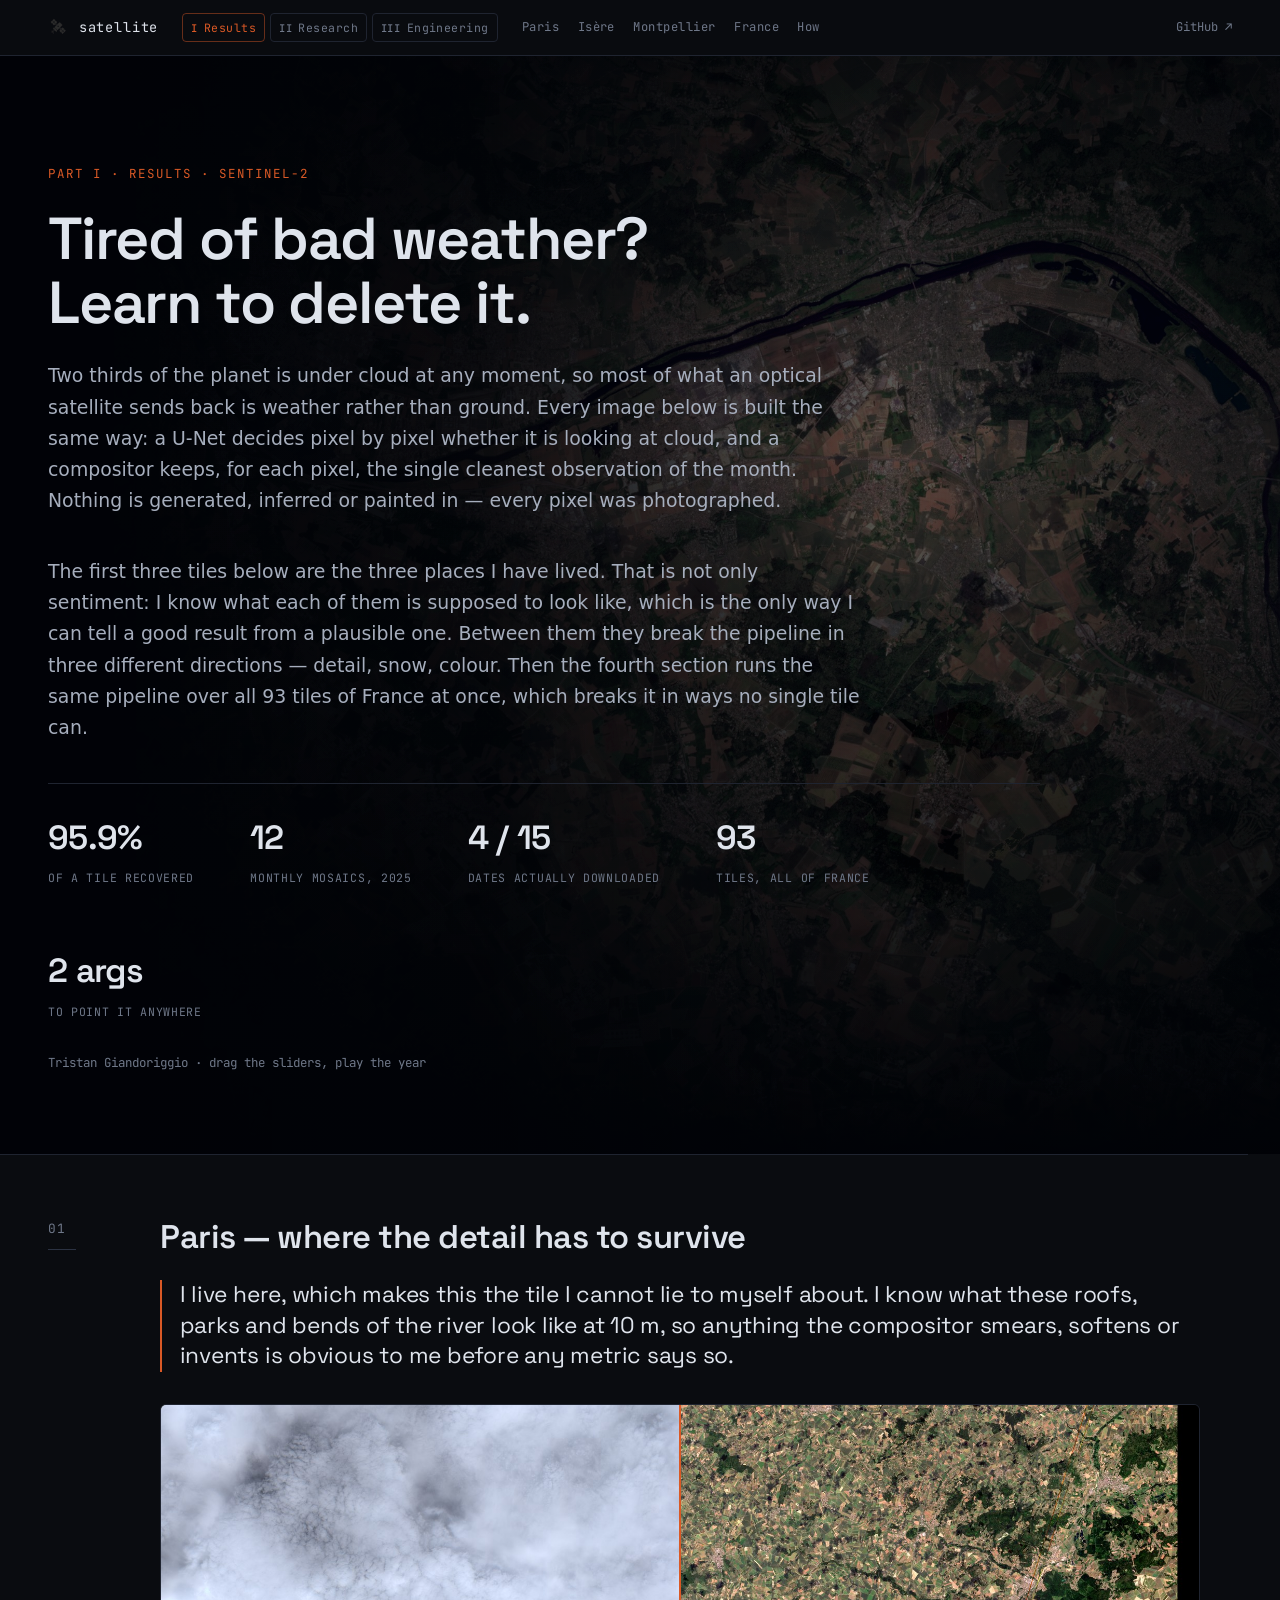
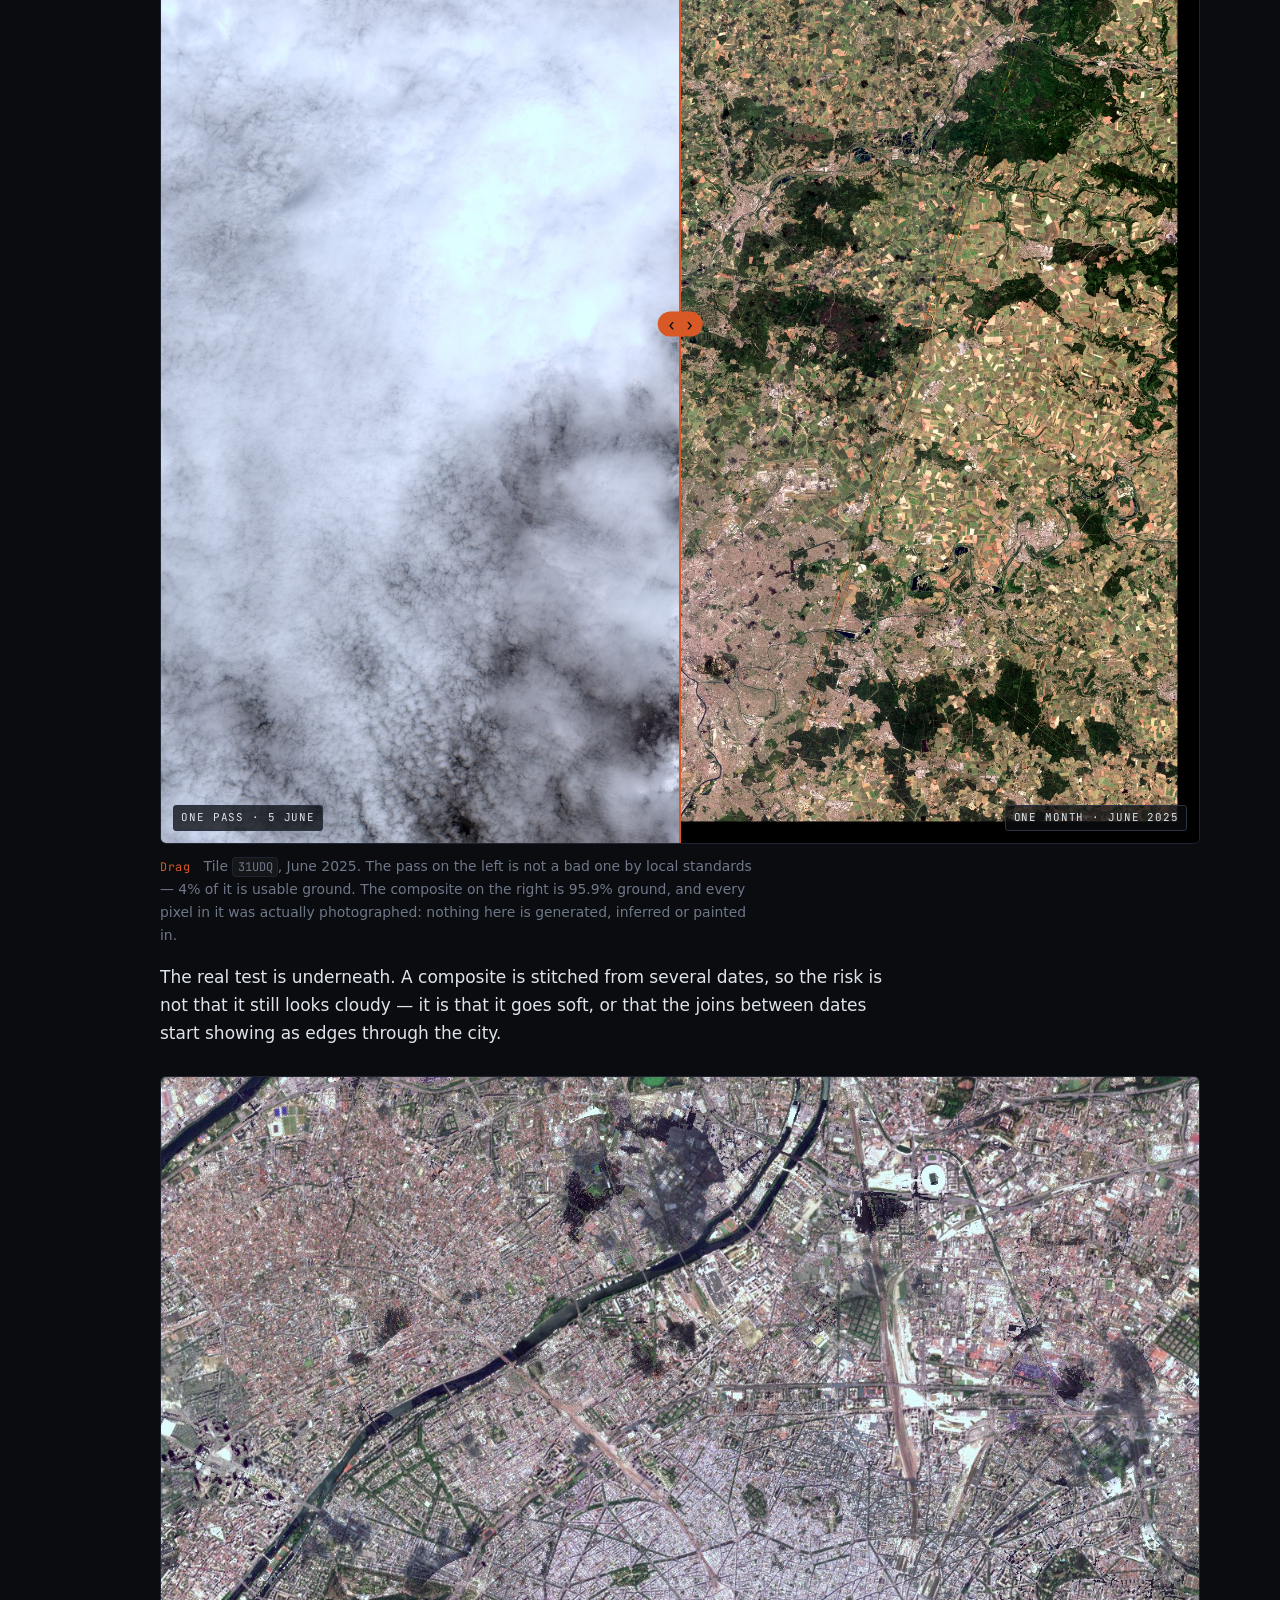
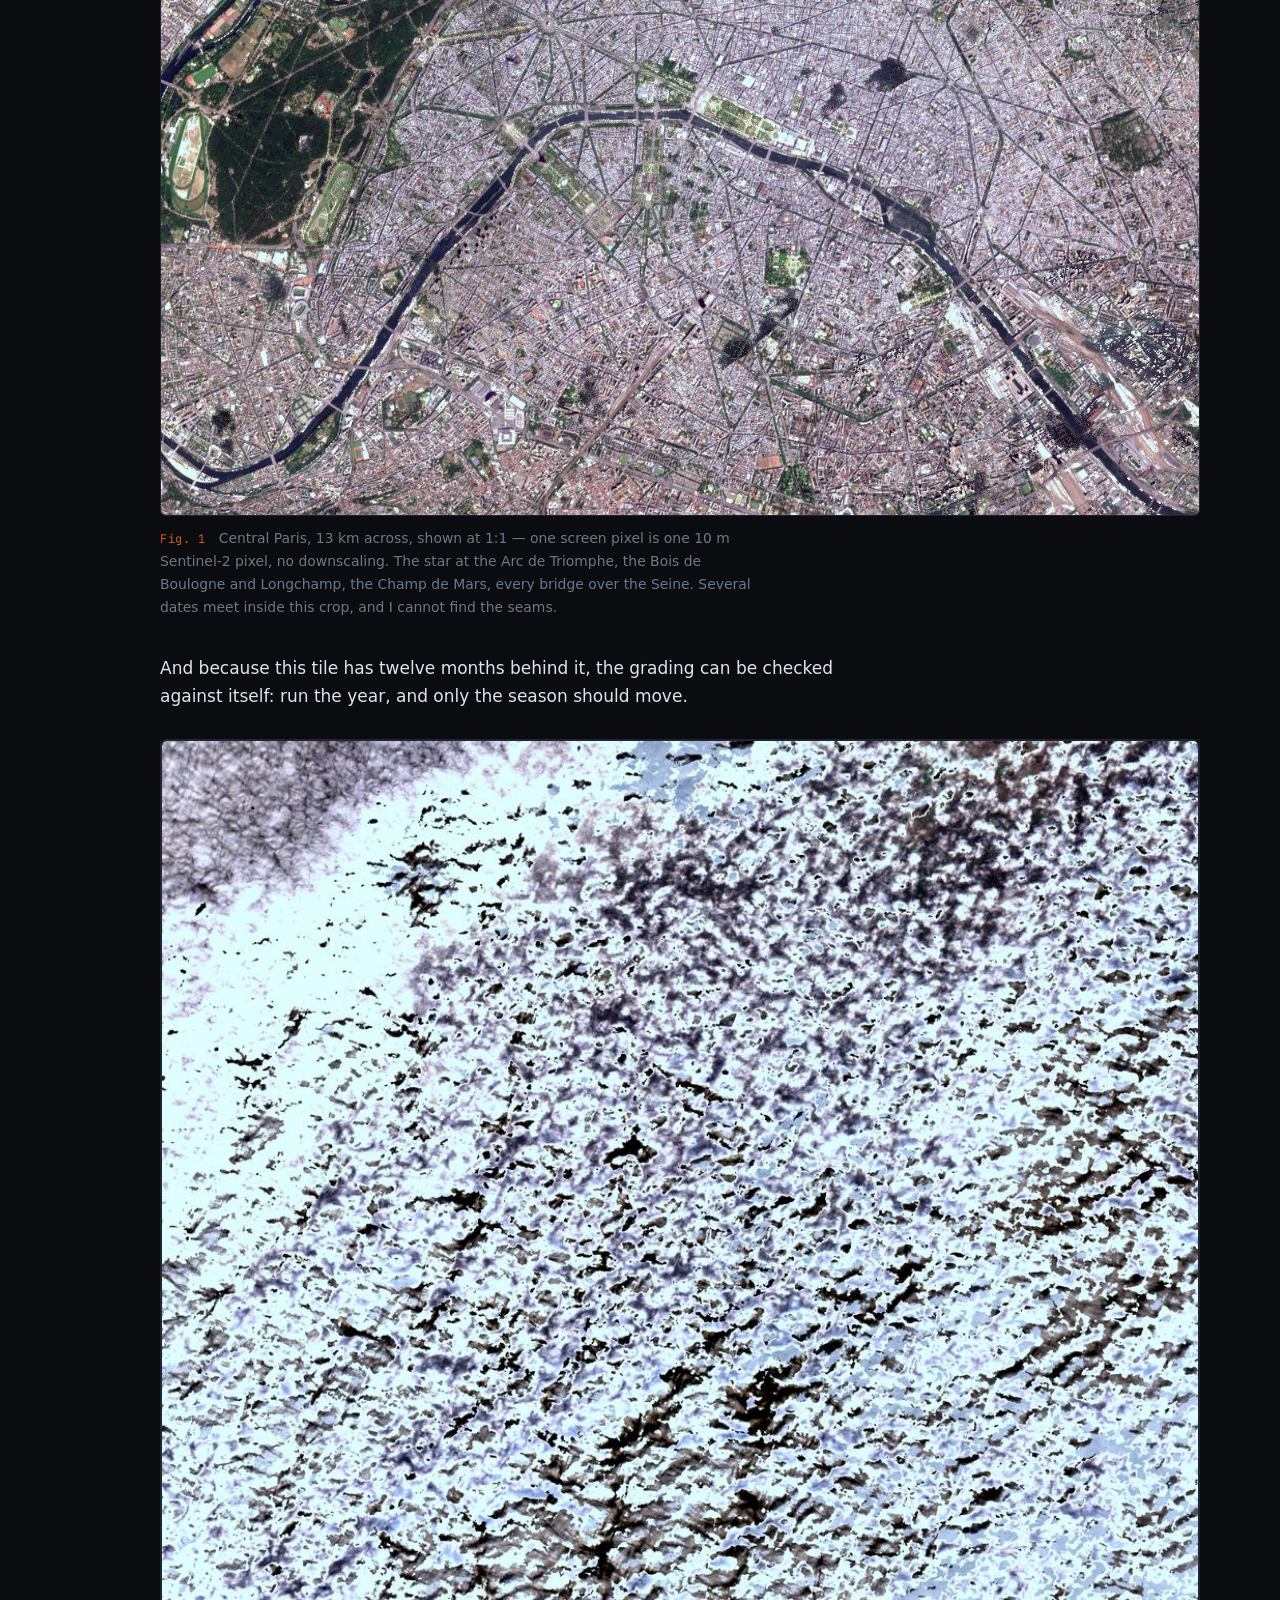
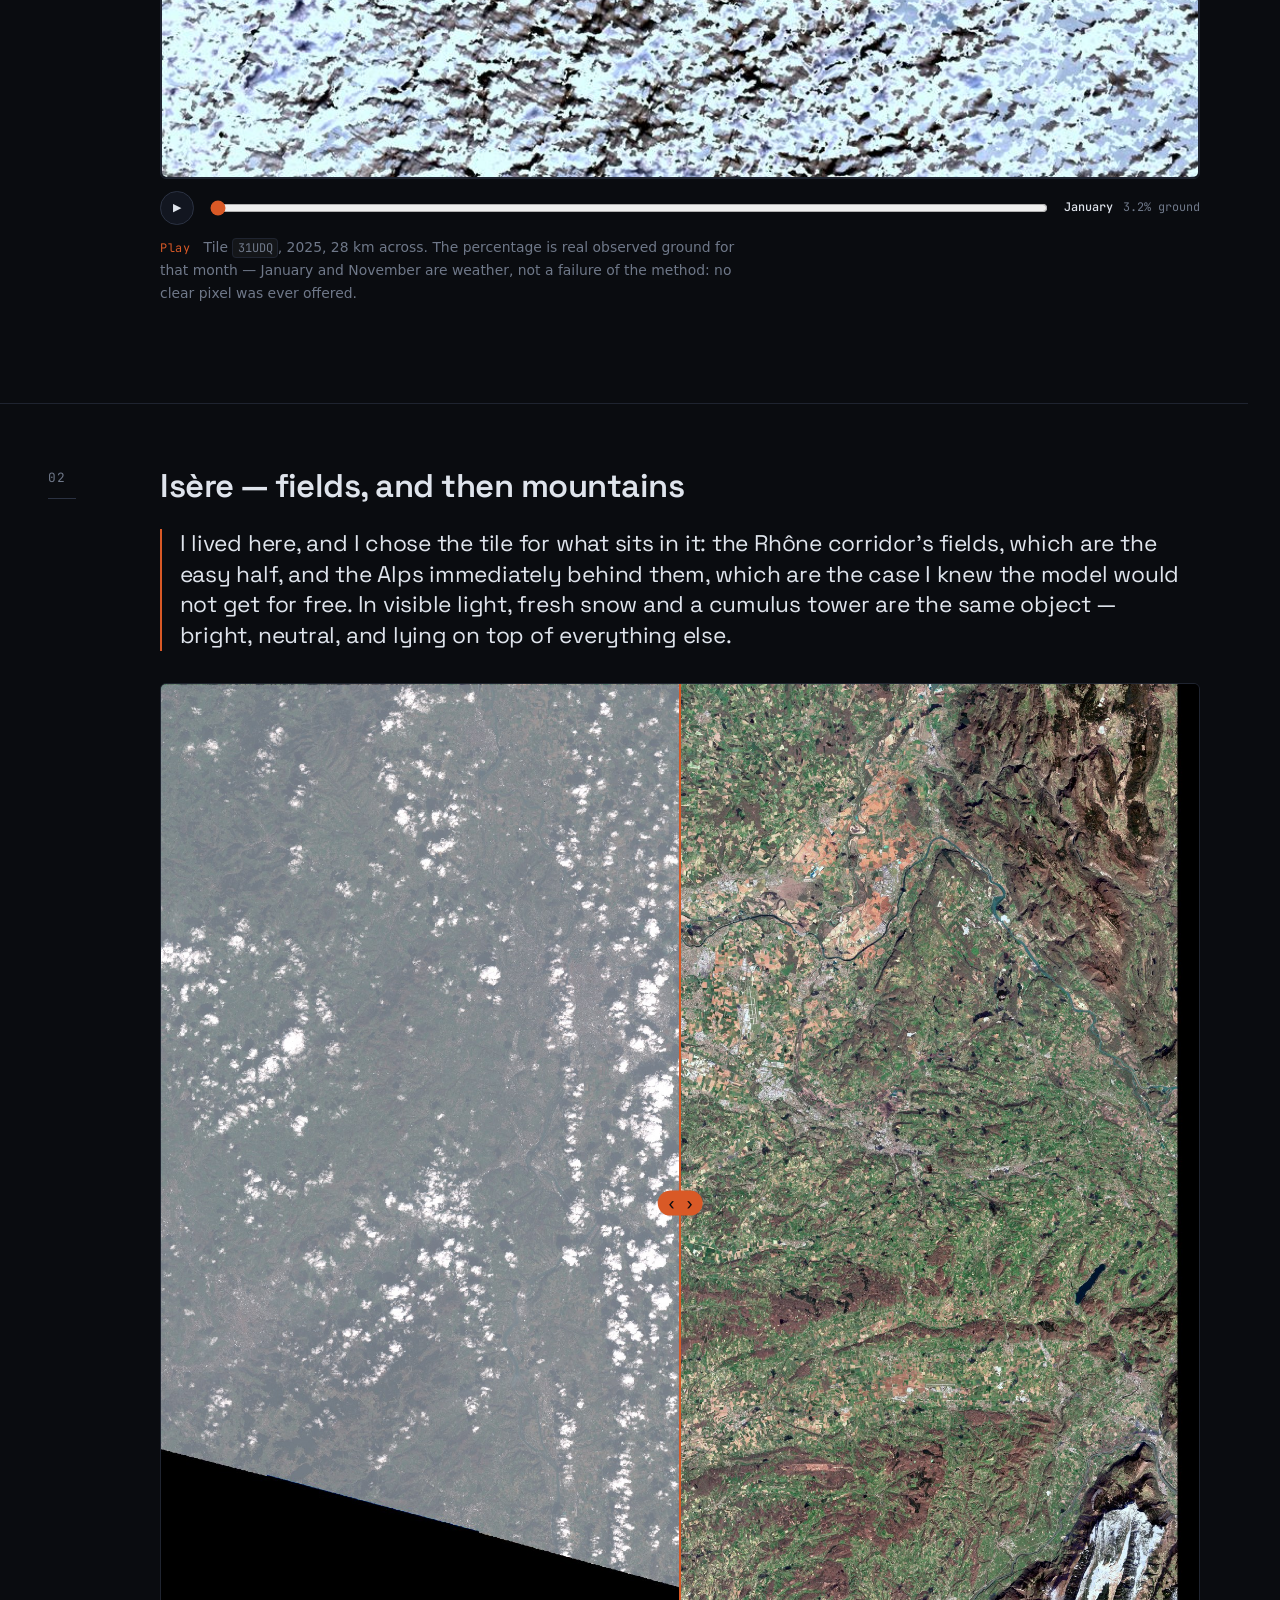
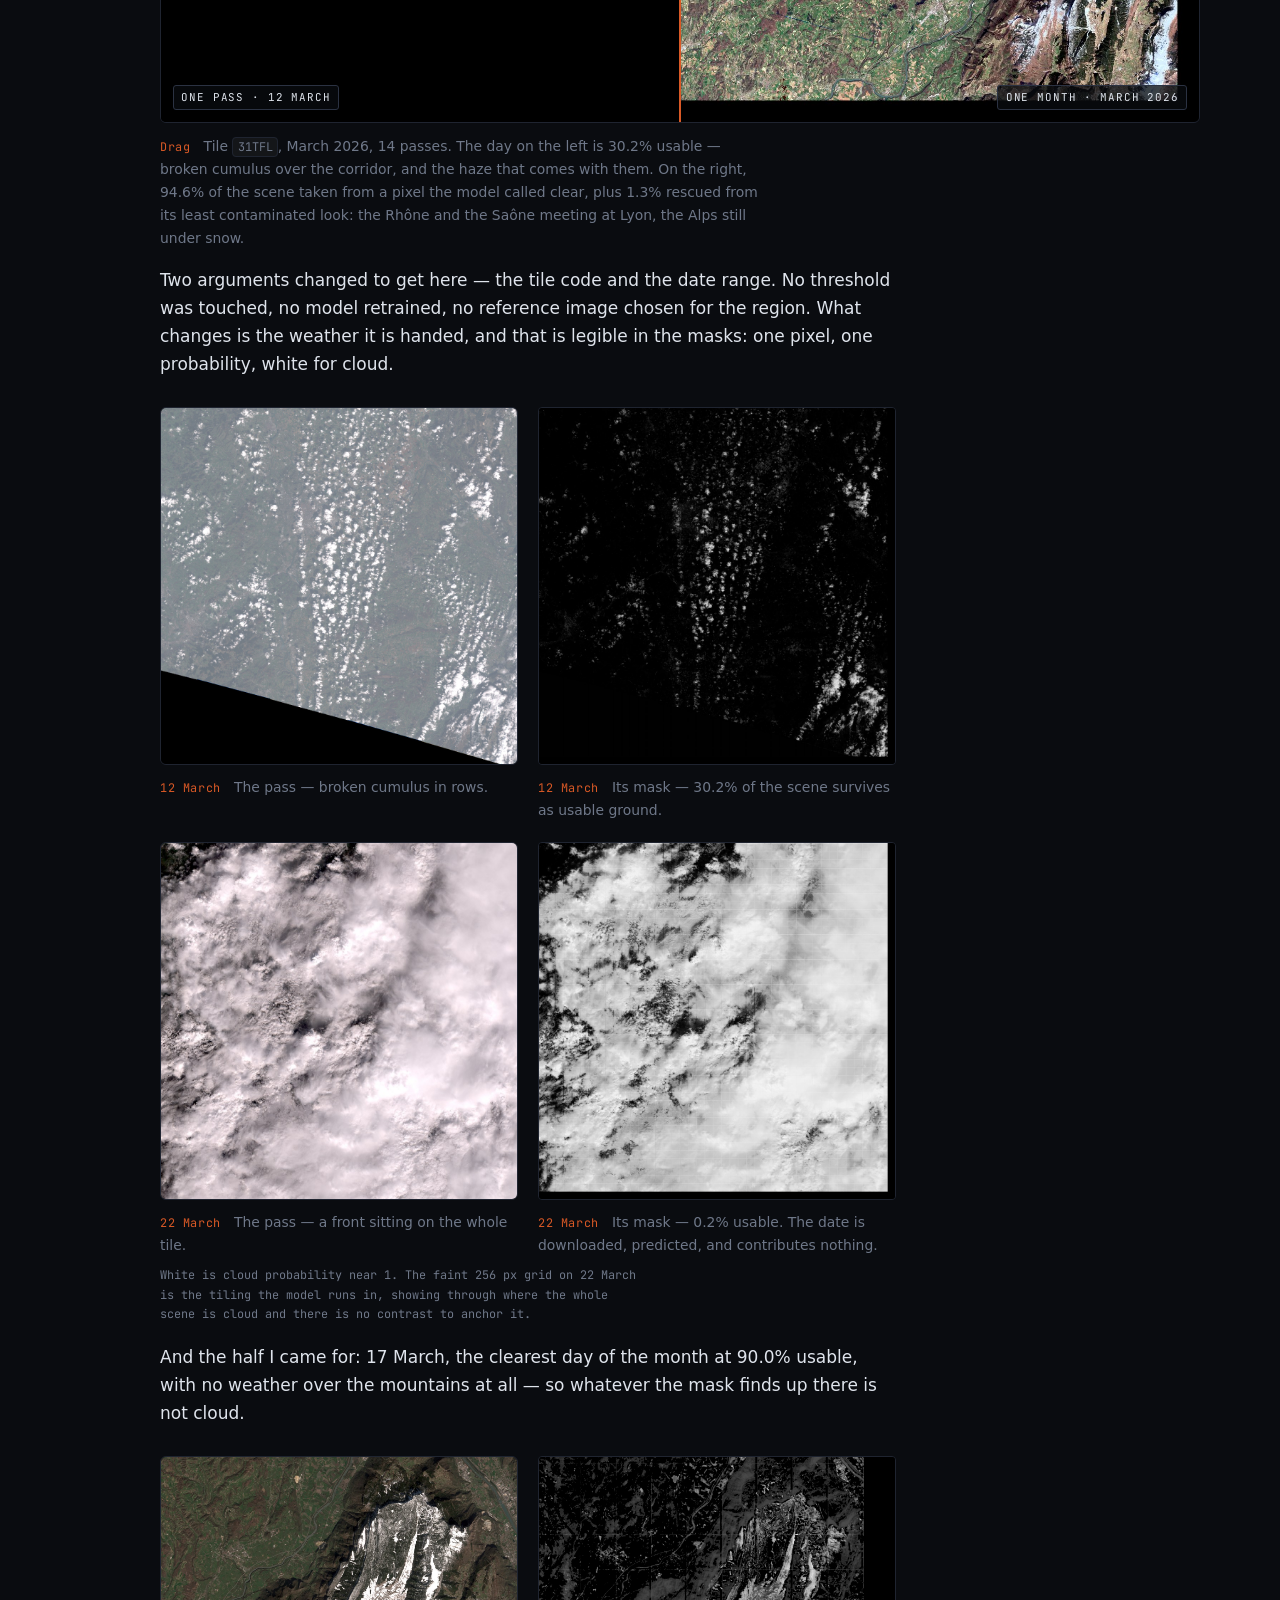
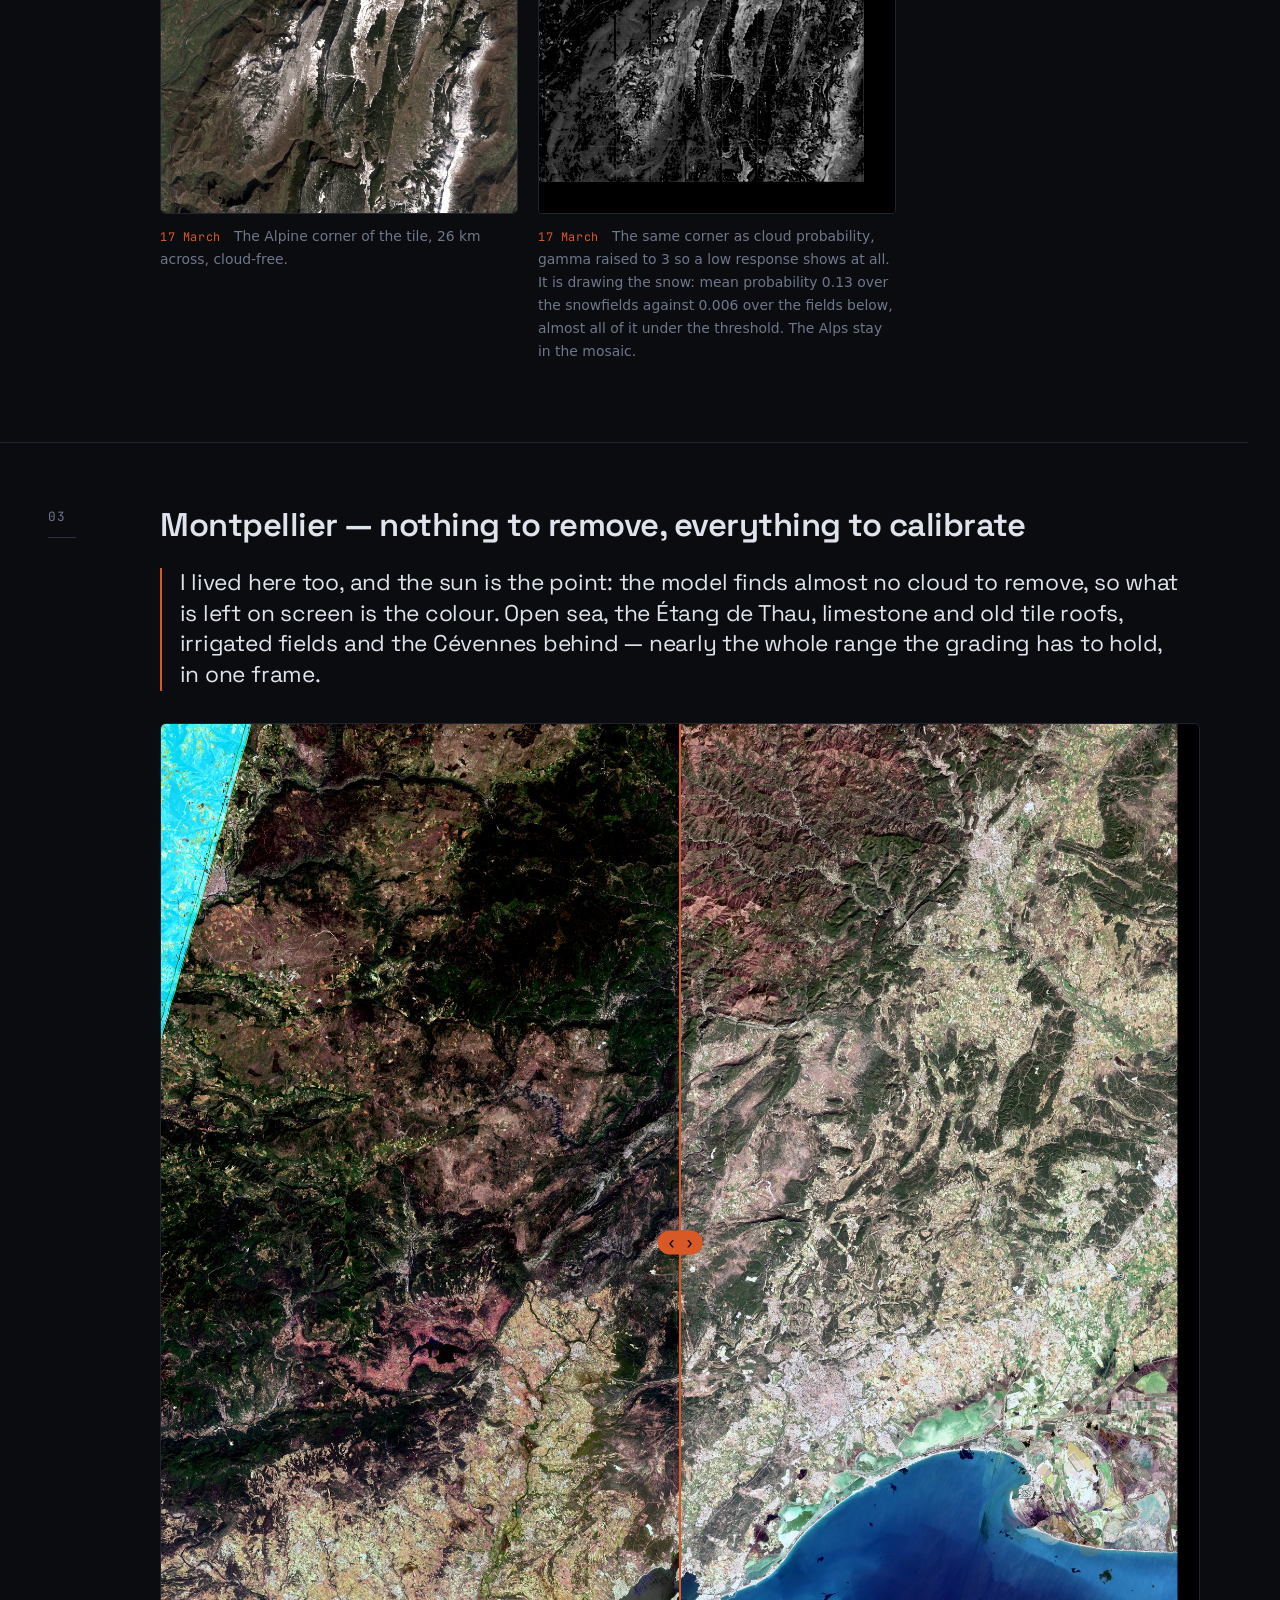
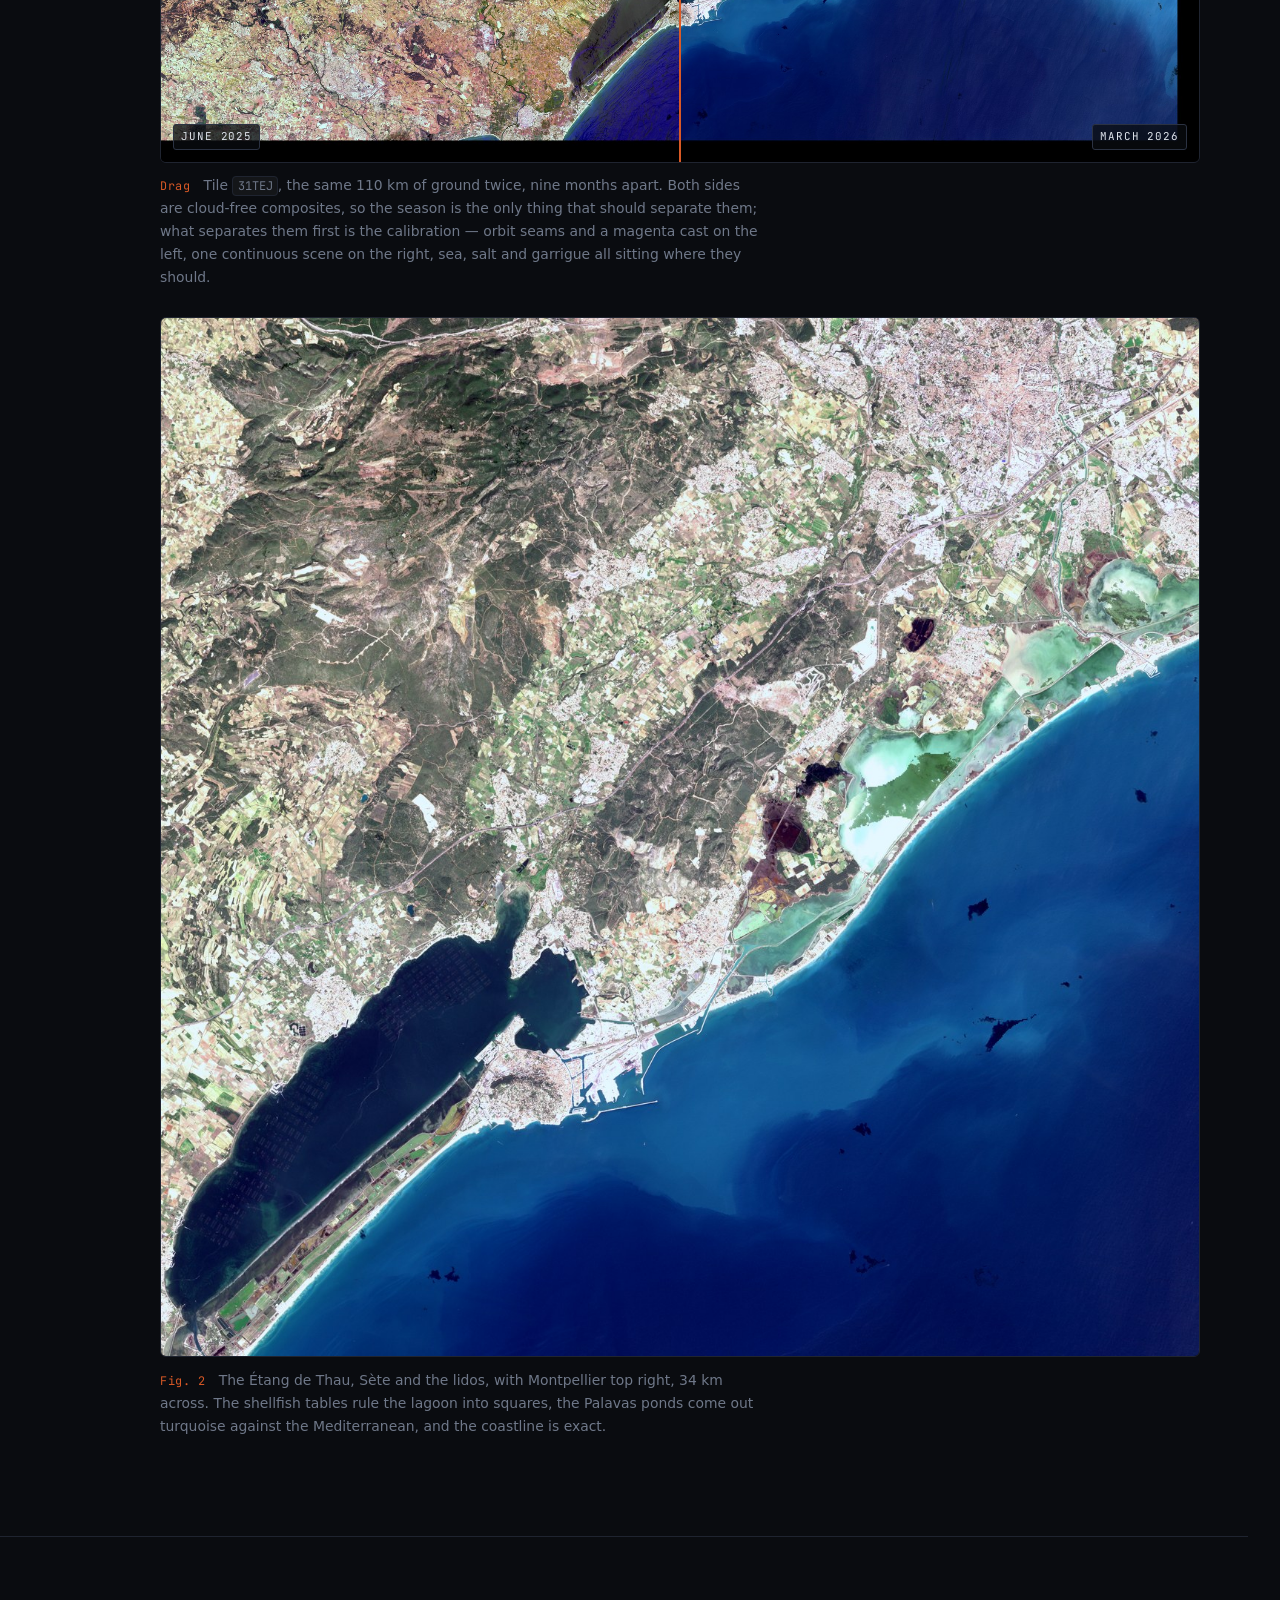
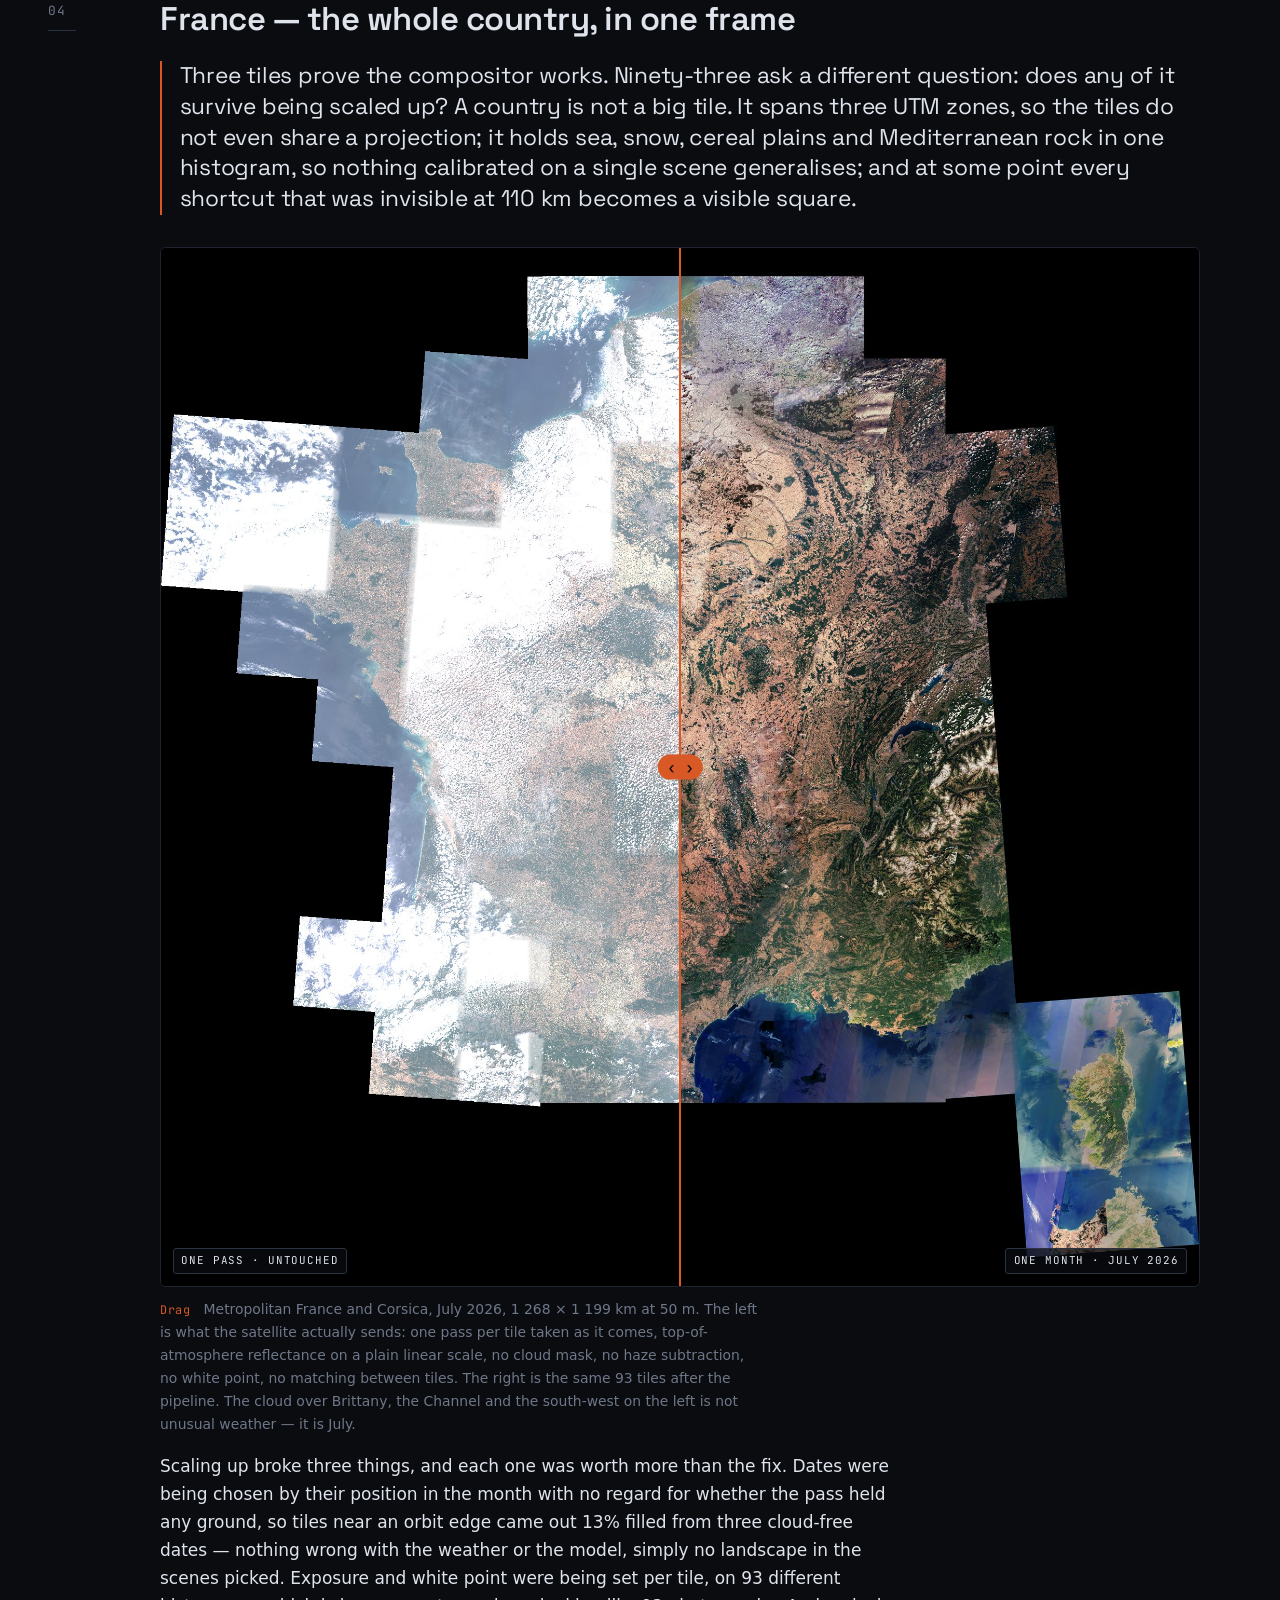
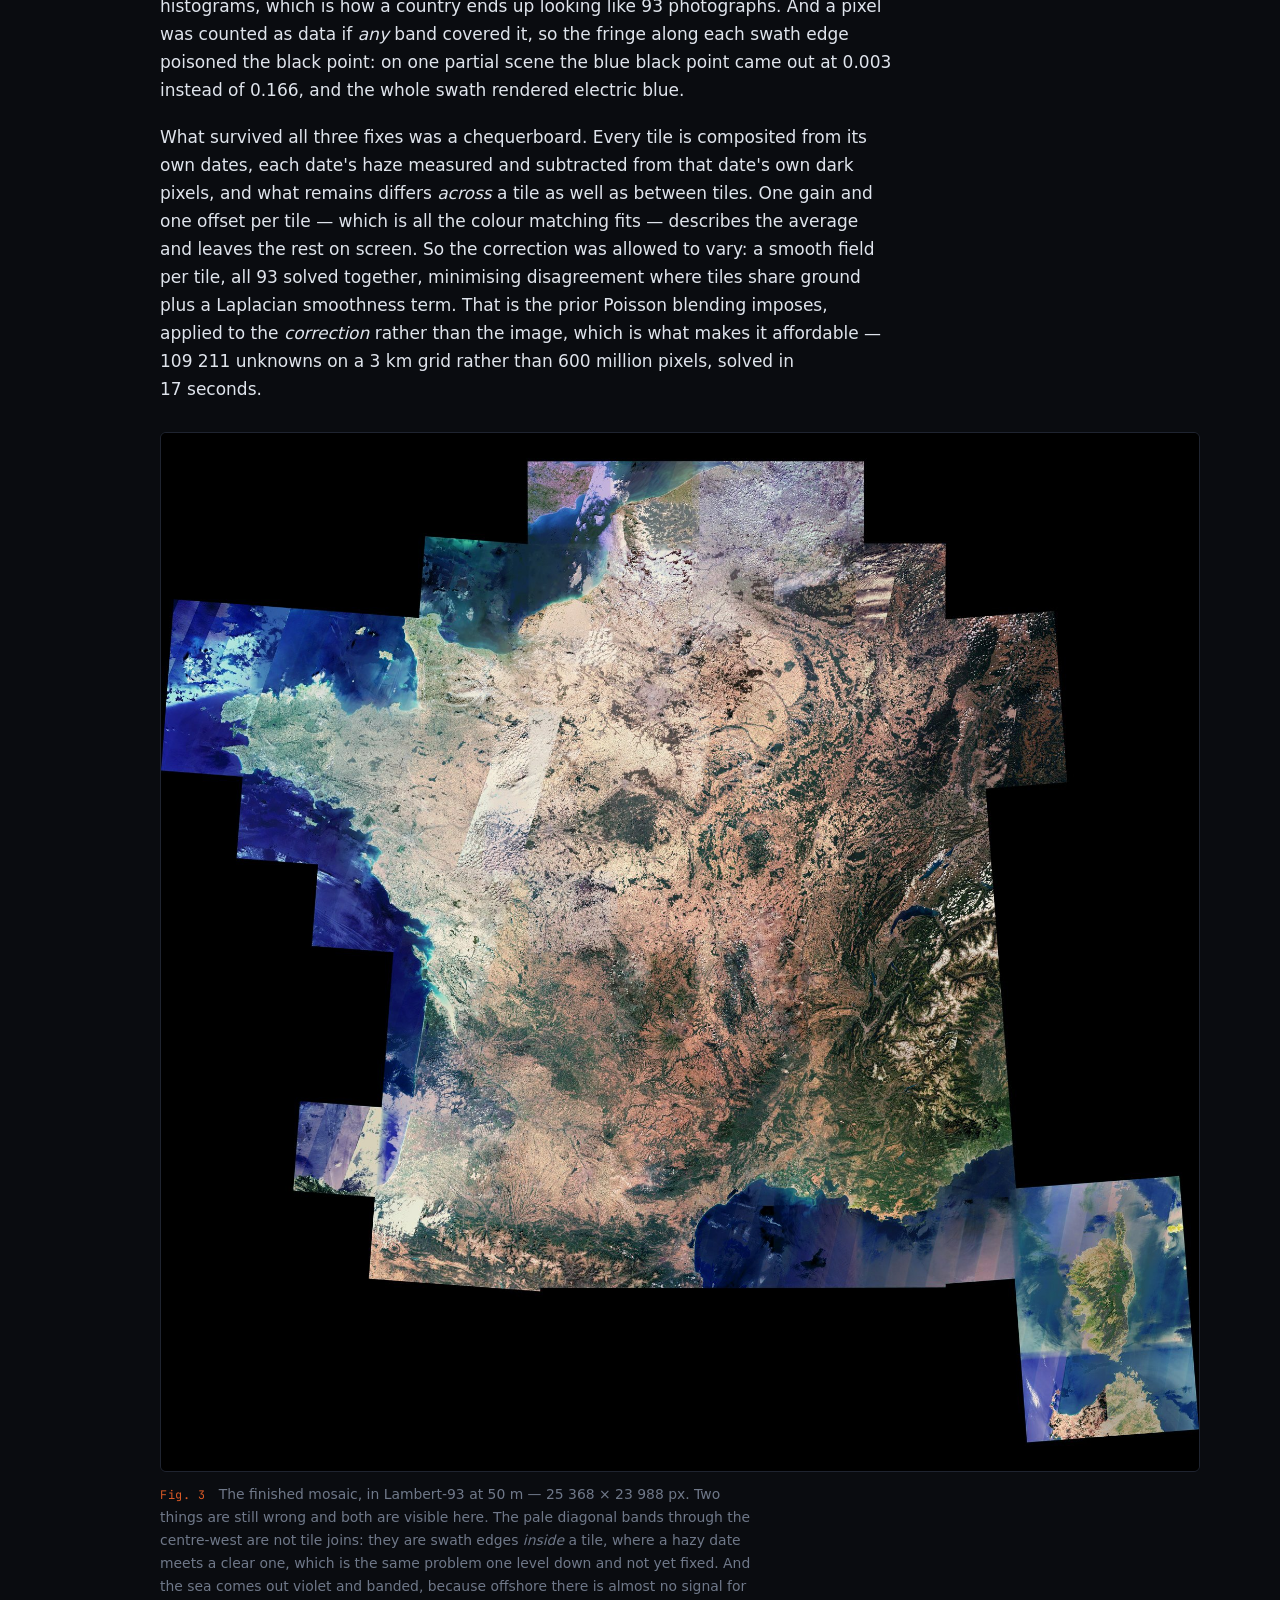
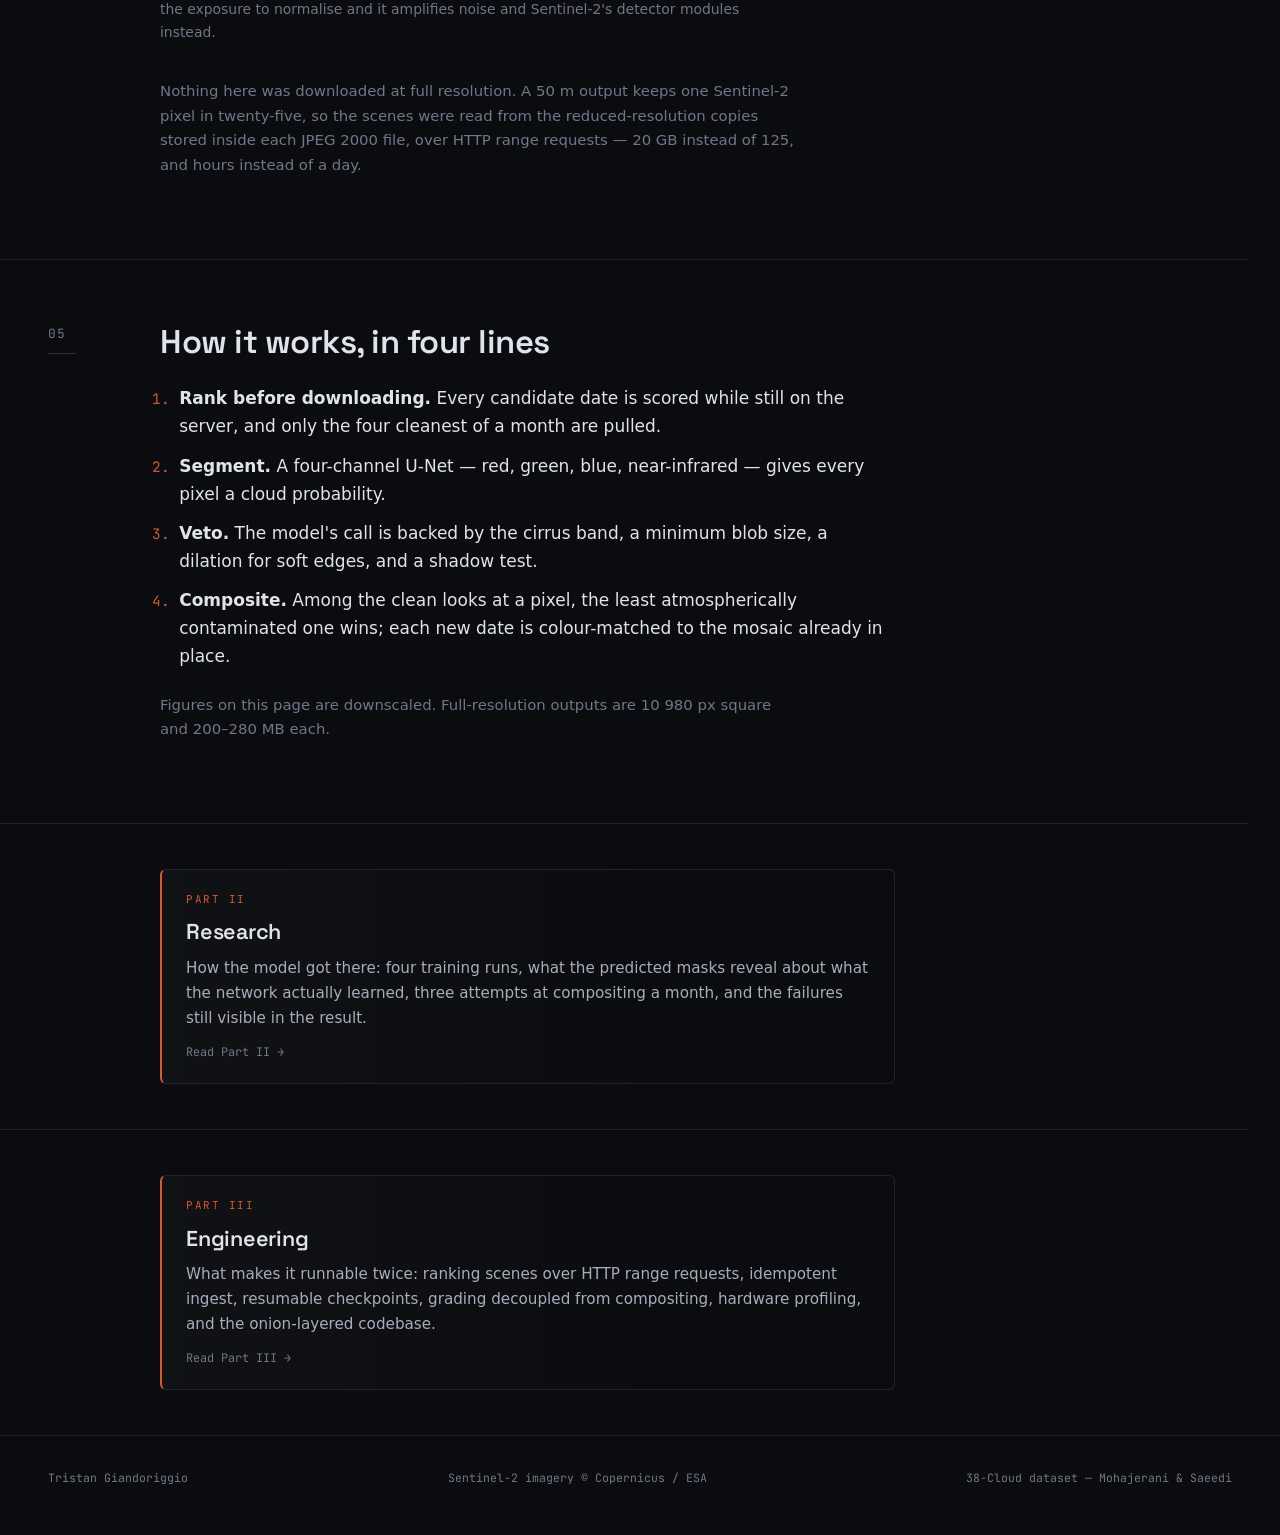
<file: index.html>
<!doctype html>
<html lang="en">
<head>
<meta charset="utf-8" />
<meta name="viewport" content="width=device-width, initial-scale=1" />
<title>Satellite &mdash; Cloud-free Sentinel-2</title>
<meta name="description" content="Removing cloud from any Sentinel-2 tile: a U-Net segments cloud per pixel and a compositor keeps the cleanest observation of each pixel across a month. Results, research log and engineering." />
<meta name="author" content="Tristan Giandoriggio" />
<meta property="og:title" content="Satellite &mdash; Cloud-free Sentinel-2" />
<meta property="og:description" content="A month of passes, composited into one cloud-free image. Drag the sliders, play the year." />
<meta property="og:image" content="assets/cover_seine_valley.jpg" />
<meta property="og:type" content="website" />
<link rel="icon" href="assets/logo.png" />
<link rel="preconnect" href="https://fonts.googleapis.com" />
<link rel="preconnect" href="https://fonts.gstatic.com" crossorigin />
<link href="https://fonts.googleapis.com/css2?family=Space+Grotesk:wght@500;600;700&family=JetBrains+Mono:wght@400;500&display=swap" rel="stylesheet" />
<link rel="stylesheet" href="styles.css" />
</head>
<body>

<a class="skip" href="#main">Skip to content</a>

<header class="topbar">
  <a class="brand" href="index.html">
    <img src="assets/logo.png" alt="" width="24" height="24" />
    <span>satellite</span>
  </a>
  <div class="parts" role="navigation" aria-label="Parts">
    <a class="part current" href="index.html" aria-current="page"><b>I</b> Results</a>
    <a class="part" href="research.html"><b>II</b> Research</a>
    <a class="part" href="engineering.html"><b>III</b> Engineering</a>
  </div>
  <nav class="tabs" aria-label="Sections">
    <a href="#paris">Paris</a>
    <a href="#isere">Is&egrave;re</a>
    <a href="#montpellier">Montpellier</a>
    <a href="#france">France</a>
    <a href="#how">How</a>
  </nav>
  <a class="repo" href="https://github.com/tristanGIANDO/satellite">GitHub &#8599;</a>
</header>

<main id="main">

<section class="hero" id="top">
  <div class="hero-media" aria-hidden="true"></div>
  <div class="hero-inner">
    <p class="kicker">Part I &middot; Results &middot; Sentinel-2</p>
    <h1>Tired of bad weather?<br />Learn to delete it.</h1>
    <p class="lede">
      Two thirds of the planet is under cloud at any moment, so most of what an optical satellite sends back
      is weather rather than ground. Every image below is built the same way: a U-Net decides pixel by pixel
      whether it is looking at cloud, and a compositor keeps, for each pixel, the single cleanest observation
      of the month. Nothing is generated, inferred or painted in &mdash; every pixel was photographed.
    </p>
    <p class="lede">
      The first three tiles below are the three places I have lived. That is not only sentiment: I know what
      each of them is supposed to look like, which is the only way I can tell a good result from a plausible
      one. Between them they break the pipeline in three different directions &mdash; detail, snow, colour.
      Then the fourth section runs the same pipeline over all 93 tiles of France at once, which breaks it in
      ways no single tile can.
    </p>
    <ul class="stats">
      <li><b>95.9%</b><span>of a tile recovered</span></li>
      <li><b>12</b><span>monthly mosaics, 2025</span></li>
      <li><b>4 / 15</b><span>dates actually downloaded</span></li>
      <li><b>93</b><span>tiles, all of France</span></li>
      <li><b>2 args</b><span>to point it anywhere</span></li>
    </ul>
    <p class="byline">Tristan Giandoriggio &middot; drag the sliders, play the year</p>
  </div>
</section>

<section id="paris" class="entry result">
  <div class="rail"><span class="num">01</span></div>
  <div class="body">
    <h2>Paris &mdash; where the detail has to survive</h2>
    <p class="claim">
      I live here, which makes this the tile I cannot lie to myself about. I know what these roofs, parks and
      bends of the river look like at 10&nbsp;m, so anything the compositor smears, softens or invents is
      obvious to me before any metric says so.
    </p>

    <div class="compare"
         data-before="assets/june_before_clouds.jpg"
         data-after="assets/mosaic_202506_final.jpg"
         data-label-before="One pass &middot; 5 June"
         data-label-after="One month &middot; June 2025">
      <figcaption class="compare-cap">
        <span class="fignum">Drag</span> Tile <code>31UDQ</code>, June 2025. The pass on the left is not a bad
        one by local standards &mdash; 4% of it is usable ground. The composite on the right is 95.9% ground, and
        every pixel in it was actually photographed: nothing here is generated, inferred or painted in.
      </figcaption>
    </div>

    <p>
      The real test is underneath. A composite is stitched from several dates, so the risk is not that it
      still looks cloudy &mdash; it is that it goes soft, or that the joins between dates start showing as
      edges through the city.
    </p>

    <figure class="fig">
      <img src="assets/paris_centre_crop.jpg" alt="Central Paris in the June 2025 mosaic at full resolution: the Arc de Triomphe star, the Bois de Boulogne, the Seine" loading="lazy" />
      <figcaption><span class="fignum">Fig. 1</span> Central Paris, 13&nbsp;km across, shown at 1:1 &mdash;
        one screen pixel is one 10&nbsp;m Sentinel-2 pixel, no downscaling. The star at the Arc de Triomphe,
        the Bois de Boulogne and Longchamp, the Champ de Mars, every bridge over the Seine. Several dates meet
        inside this crop, and I cannot find the seams.</figcaption>
    </figure>

    <p>
      And because this tile has twelve months behind it, the grading can be checked against itself: run the
      year, and only the season should move.
    </p>

    <figure class="fig player-fig">
      <div class="player" id="year-player"
           data-prefix="assets/year_frame_" data-count="12"
           data-labels="January,February,March,April,May,June,July,August,September,October,November,December"
           data-coverage="3.2,85.1,93.6,95.0,94.9,95.3,95.0,94.3,74.1,77.4,60.7,89.0"
           data-alt="Cloud-free mosaic of central Paris"></div>
      <figcaption><span class="fignum">Play</span> Tile <code>31UDQ</code>, 2025, 28&nbsp;km across. The
        percentage is real observed ground for that month &mdash; January and November are weather, not a
        failure of the method: no clear pixel was ever offered.</figcaption>
    </figure>
  </div>
</section>

<section id="isere" class="entry result">
  <div class="rail"><span class="num">02</span></div>
  <div class="body">
    <h2>Is&egrave;re &mdash; fields, and then mountains</h2>
    <p class="claim">
      I lived here, and I chose the tile for what sits in it: the Rh&ocirc;ne corridor's fields, which are the
      easy half, and the Alps immediately behind them, which are the case I knew the model would not get for
      free. In visible light, fresh snow and a cumulus tower are the same object &mdash; bright, neutral, and
      lying on top of everything else.
    </p>

    <div class="compare"
         data-before="assets/pass_31TFL_2026-03-12.jpg"
         data-after="assets/mosaic_31TFL_202603.jpg"
         data-label-before="One pass &middot; 12 March"
         data-label-after="One month &middot; March 2026">
      <figcaption class="compare-cap">
        <span class="fignum">Drag</span> Tile <code>31TFL</code>, March 2026, 14 passes. The day on the left is
        30.2% usable &mdash; broken cumulus over the corridor, and the haze that comes with them. On the right,
        94.6% of the scene taken from a pixel the model called clear, plus 1.3% rescued from its least
        contaminated look: the Rh&ocirc;ne and the Sa&ocirc;ne meeting at Lyon, the Alps still under snow.
      </figcaption>
    </div>

    <p>
      Two arguments changed to get here &mdash; the tile code and the date range. No threshold was touched, no
      model retrained, no reference image chosen for the region. What changes is the weather it is handed, and
      that is legible in the masks: one pixel, one probability, white for cloud.
    </p>

    <div class="mask-grid">
      <figure class="fig">
        <img src="assets/pass_31TFL_2026-03-12.jpg" alt="Sentinel-2 pass over Lyon on 12 March 2026, scattered cumulus" loading="lazy" />
        <figcaption><span class="fignum">12 March</span> The pass &mdash; broken cumulus in rows.</figcaption>
      </figure>
      <figure class="fig mask">
        <img src="assets/mask_31TFL_2026-03-12.jpg" alt="Cloud probability map for 12 March 2026, the cumulus picked out as white blobs on black" loading="lazy" />
        <figcaption><span class="fignum">12 March</span> Its mask &mdash; 30.2% of the scene survives as usable ground.</figcaption>
      </figure>
      <figure class="fig">
        <img src="assets/pass_31TFL_2026-03-22.jpg" alt="Sentinel-2 pass over Lyon on 22 March 2026, near-total overcast" loading="lazy" />
        <figcaption><span class="fignum">22 March</span> The pass &mdash; a front sitting on the whole tile.</figcaption>
      </figure>
      <figure class="fig mask">
        <img src="assets/mask_31TFL_2026-03-22.jpg" alt="Cloud probability map for 22 March 2026, almost entirely white" loading="lazy" />
        <figcaption><span class="fignum">22 March</span> Its mask &mdash; 0.2% usable. The date is downloaded, predicted, and contributes nothing.</figcaption>
      </figure>
    </div>
    <p class="caption-note">
      White is cloud probability near 1. The faint 256&nbsp;px grid on 22 March is the tiling the model runs
      in, showing through where the whole scene is cloud and there is no contrast to anchor it.
    </p>

    <p>
      And the half I came for: 17&nbsp;March, the clearest day of the month at 90.0% usable, with no weather
      over the mountains at all &mdash; so whatever the mask finds up there is not cloud.
    </p>

    <div class="mask-grid">
      <figure class="fig">
        <img src="assets/alps_pass_2026-03-17.jpg" alt="The snow-covered Alpine ridges of tile 31TFL on 17 March 2026, cloud-free" loading="lazy" />
        <figcaption><span class="fignum">17 March</span> The Alpine corner of the tile, 26&nbsp;km across, cloud-free.</figcaption>
      </figure>
      <figure class="fig mask">
        <img src="assets/alps_mask_2026-03-17_boost.jpg" alt="The same corner as cloud probability, gamma-boosted: the snowfields glow" loading="lazy" />
        <figcaption><span class="fignum">17 March</span> The same corner as cloud probability, gamma raised
          to 3 so a low response shows at all. It is drawing the snow: mean probability 0.13 over the
          snowfields against 0.006 over the fields below, almost all of it under the threshold. The Alps stay
          in the mosaic.</figcaption>
      </figure>
    </div>
  </div>
</section>

<section id="montpellier" class="entry result">
  <div class="rail"><span class="num">03</span></div>
  <div class="body">
    <h2>Montpellier &mdash; nothing to remove, everything to calibrate</h2>
    <p class="claim">
      I lived here too, and the sun is the point: the model finds almost no cloud to remove, so what is left on
      screen is the colour. Open sea, the &Eacute;tang de Thau, limestone and old tile roofs, irrigated fields
      and the C&eacute;vennes behind &mdash; nearly the whole range the grading has to hold, in one frame.
    </p>

    <div class="compare"
         data-before="assets/mosaic_31TEJ_202506.jpg"
         data-after="assets/mosaic_31TEJ_202603.jpg"
         data-label-before="June 2025"
         data-label-after="March 2026">
      <figcaption class="compare-cap">
        <span class="fignum">Drag</span> Tile <code>31TEJ</code>, the same 110&nbsp;km of ground twice, nine
        months apart. Both sides are cloud-free composites, so the season is the only thing that should
        separate them; what separates them first is the calibration &mdash; orbit seams and a magenta cast on
        the left, one continuous scene on the right, sea, salt and garrigue all sitting where they should.
      </figcaption>
    </div>

    <figure class="fig">
      <img src="assets/thau_sete_crop.jpg" alt="The Etang de Thau, Sete and the coast in the March 2026 mosaic" loading="lazy" />
      <figcaption><span class="fignum">Fig. 2</span> The &Eacute;tang de Thau, S&egrave;te and the lidos, with
        Montpellier top right, 34&nbsp;km across. The shellfish tables rule the lagoon into squares, the
        Palavas ponds come out turquoise against the Mediterranean, and the coastline is exact.</figcaption>
    </figure>

  </div>
</section>

<section id="france" class="entry result">
  <div class="rail"><span class="num">04</span></div>
  <div class="body">
    <h2>France &mdash; the whole country, in one frame</h2>
    <p class="claim">
      Three tiles prove the compositor works. Ninety-three ask a different question: does any of it survive
      being scaled up? A country is not a big tile. It spans three UTM zones, so the tiles do not even share a
      projection; it holds sea, snow, cereal plains and Mediterranean rock in one histogram, so nothing
      calibrated on a single scene generalises; and at some point every shortcut that was invisible at
      110&nbsp;km becomes a visible square.
    </p>

    <div class="compare"
         data-before="assets/france_202607_raw.jpg"
         data-after="assets/france_202607_final.jpg"
         data-label-before="One pass &middot; untouched"
         data-label-after="One month &middot; July 2026">
      <figcaption class="compare-cap">
        <span class="fignum">Drag</span> Metropolitan France and Corsica, July 2026, 1&nbsp;268&nbsp;&times;
        1&nbsp;199&nbsp;km at 50&nbsp;m. The left is what the satellite actually sends: one pass per tile taken
        as it comes, top-of-atmosphere reflectance on a plain linear scale, no cloud mask, no haze subtraction,
        no white point, no matching between tiles. The right is the same 93&nbsp;tiles after the pipeline. The
        cloud over Brittany, the Channel and the south-west on the left is not unusual weather &mdash; it is
        July.
      </figcaption>
    </div>

    <p>
      Scaling up broke three things, and each one was worth more than the fix. Dates were being chosen by
      their position in the month with no regard for whether the pass held any ground, so tiles near an orbit
      edge came out 13% filled from three cloud-free dates &mdash; nothing wrong with the weather or the
      model, simply no landscape in the scenes picked. Exposure and white point were being set per tile, on
      93 different histograms, which is how a country ends up looking like 93 photographs. And a pixel was
      counted as data if <em>any</em> band covered it, so the fringe along each swath edge poisoned the black
      point: on one partial scene the blue black point came out at 0.003 instead of 0.166, and the whole swath
      rendered electric blue.
    </p>

    <p>
      What survived all three fixes was a chequerboard. Every tile is composited from its own dates, each
      date's haze measured and subtracted from that date's own dark pixels, and what remains differs
      <em>across</em> a tile as well as between tiles. One gain and one offset per tile &mdash; which is all
      the colour matching fits &mdash; describes the average and leaves the rest on screen. So the correction
      was allowed to vary: a smooth field per tile, all 93 solved together, minimising disagreement where
      tiles share ground plus a Laplacian smoothness term. That is the prior Poisson blending imposes, applied
      to the <em>correction</em> rather than the image, which is what makes it affordable &mdash; 109&nbsp;211
      unknowns on a 3&nbsp;km grid rather than 600&nbsp;million pixels, solved in 17&nbsp;seconds.
    </p>

    <figure class="fig">
      <img src="assets/france_202607_final.jpg" alt="The finished July 2026 mosaic of France, 93 Sentinel-2 tiles composited and blended in Lambert-93" loading="lazy" />
      <figcaption><span class="fignum">Fig. 3</span> The finished mosaic, in Lambert-93 at 50&nbsp;m &mdash;
        25&nbsp;368&nbsp;&times;&nbsp;23&nbsp;988&nbsp;px. Two things are still wrong and both are visible
        here. The pale diagonal bands through the centre-west are not tile joins: they are swath edges
        <em>inside</em> a tile, where a hazy date meets a clear one, which is the same problem one level down
        and not yet fixed. And the sea comes out violet and banded, because offshore there is almost no signal
        for the exposure to normalise and it amplifies noise and Sentinel-2's detector modules instead.
      </figcaption>
    </figure>

    <p class="aside">
      Nothing here was downloaded at full resolution. A 50&nbsp;m output keeps one Sentinel-2 pixel in
      twenty-five, so the scenes were read from the reduced-resolution copies stored inside each JPEG&nbsp;2000
      file, over HTTP range requests &mdash; 20&nbsp;GB instead of 125, and hours instead of a day.
    </p>

  </div>
</section>

<section id="how" class="entry">
  <div class="rail"><span class="num">05</span></div>
  <div class="body">
    <h2>How it works, in four lines</h2>
    <ol class="steps">
      <li><b>Rank before downloading.</b> Every candidate date is scored while still on the server, and only
        the four cleanest of a month are pulled.</li>
      <li><b>Segment.</b> A four-channel U-Net &mdash; red, green, blue, near-infrared &mdash; gives every
        pixel a cloud probability.</li>
      <li><b>Veto.</b> The model's call is backed by the cirrus band, a minimum blob size, a dilation for soft
        edges, and a shadow test.</li>
      <li><b>Composite.</b> Among the clean looks at a pixel, the least atmospherically contaminated one
        wins; each new date is colour-matched to the mosaic already in place.</li>
    </ol>
    <p class="aside">
      Figures on this page are downscaled. Full-resolution outputs are 10&nbsp;980&nbsp;px square and
      200&ndash;280&nbsp;MB each.
    </p>
  </div>
</section>

<section class="entry handoff">
  <div class="rail"></div>
  <div class="body">
    <a class="next-part" href="research.html">
      <span class="np-kicker">Part II</span>
      <span class="np-title">Research</span>
      <span class="np-desc">How the model got there: four training runs, what the predicted masks reveal about what the network actually learned, three attempts at compositing a month, and the failures still visible in the result.</span>
      <span class="np-go">Read Part II &rarr;</span>
    </a>
  </div>
</section>

<section class="entry handoff">
  <div class="rail"></div>
  <div class="body">
    <a class="next-part" href="engineering.html">
      <span class="np-kicker">Part III</span>
      <span class="np-title">Engineering</span>
      <span class="np-desc">What makes it runnable twice: ranking scenes over HTTP range requests, idempotent ingest, resumable checkpoints, grading decoupled from compositing, hardware profiling, and the onion-layered codebase.</span>
      <span class="np-go">Read Part III &rarr;</span>
    </a>
  </div>
</section>

</main>

<footer class="foot">
  <span>Tristan Giandoriggio</span>
  <span>Sentinel-2 imagery &copy; Copernicus / ESA</span>
  <span>38-Cloud dataset &mdash; Mohajerani &amp; Saeedi</span>
</footer>

<div class="lightbox" id="lightbox" hidden>
  <button class="lb-close" aria-label="Close">&#10005;</button>
  <img alt="" />
  <p class="lb-cap"></p>
</div>

<script src="app.js"></script>
</body>
</html>
</file>
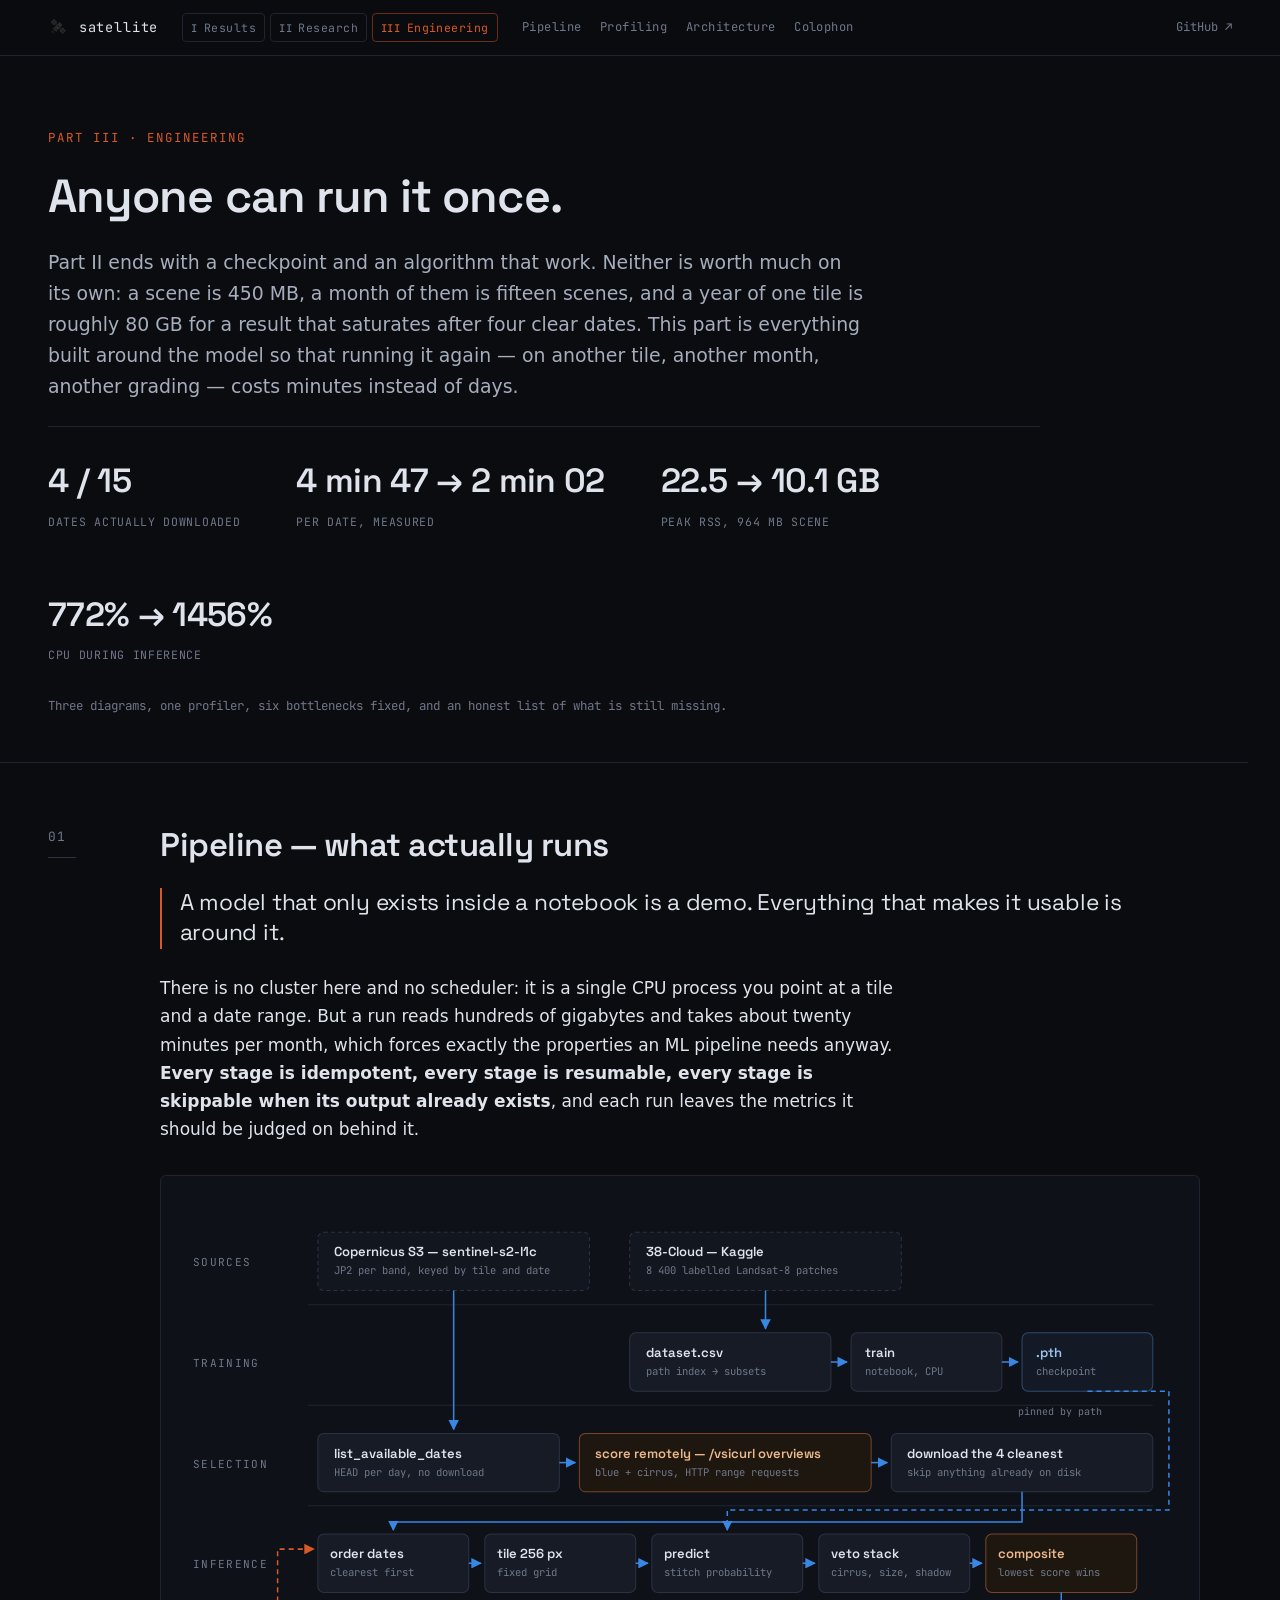
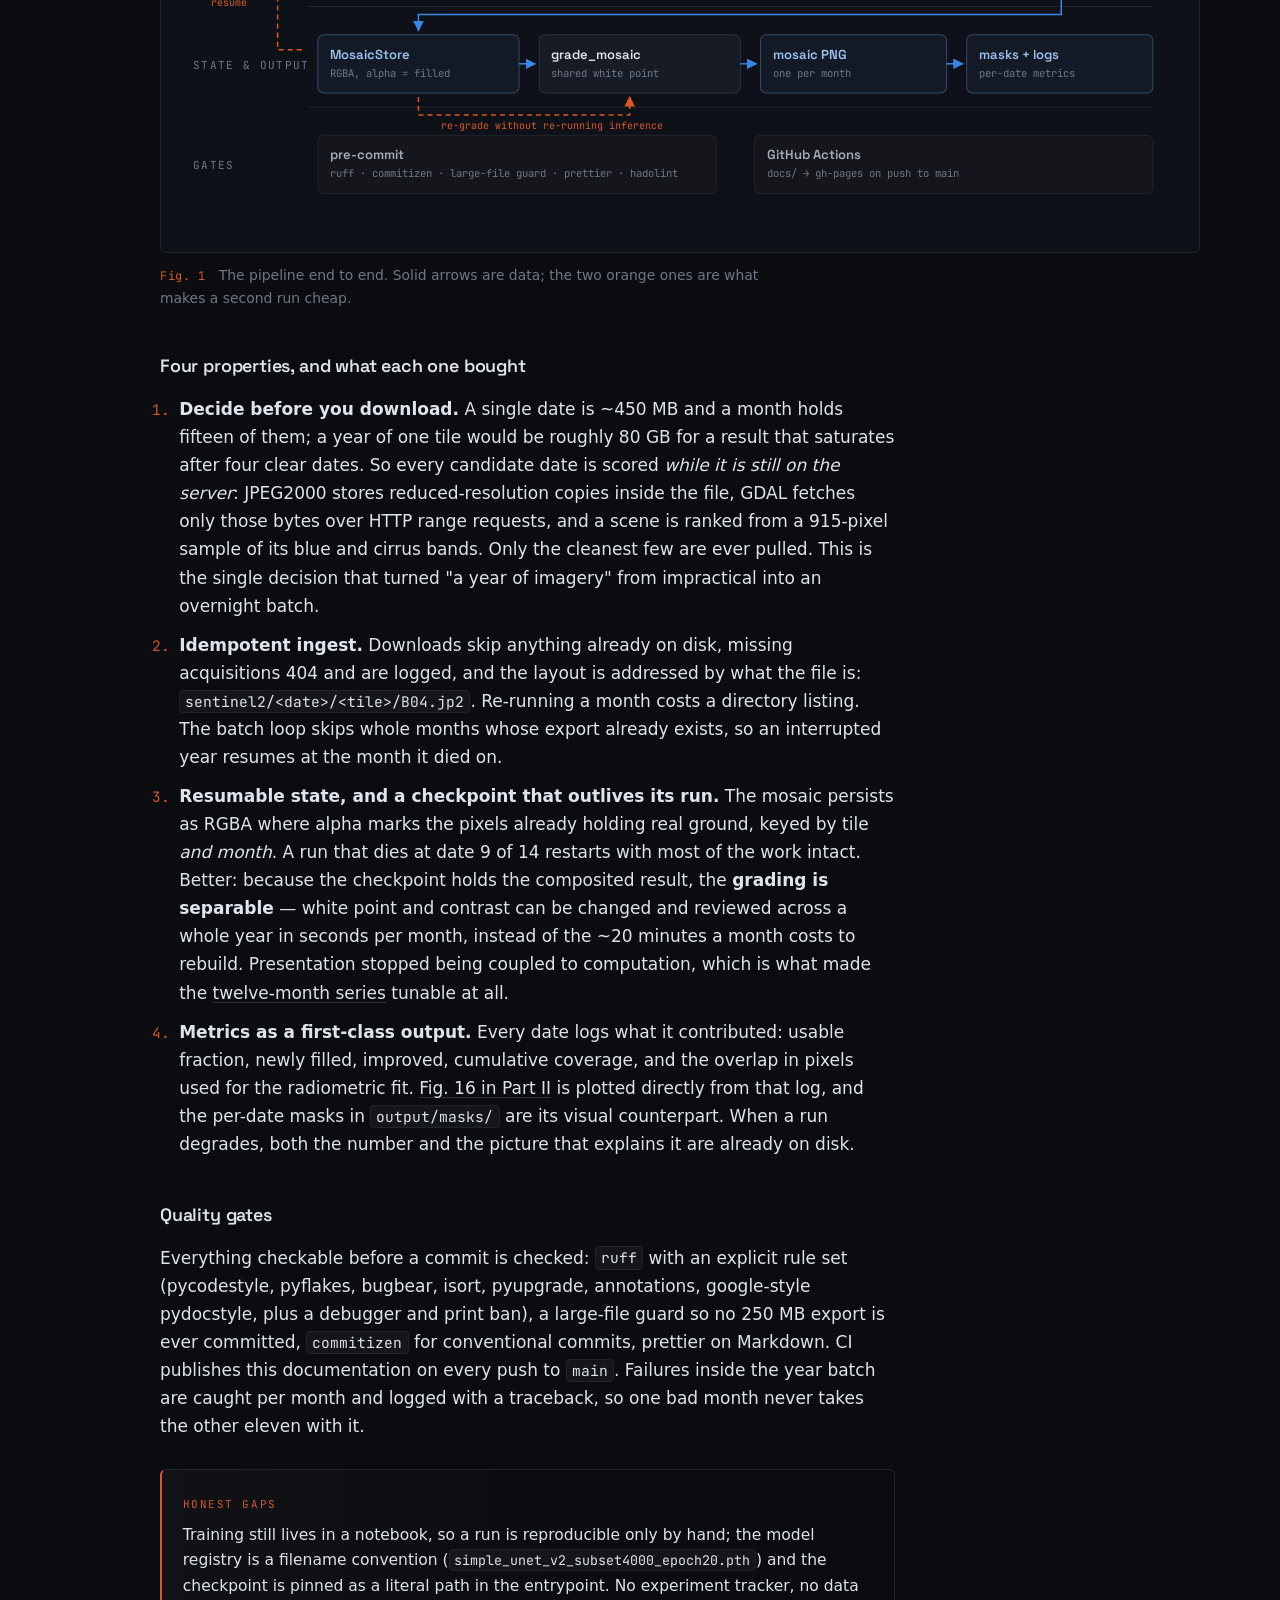
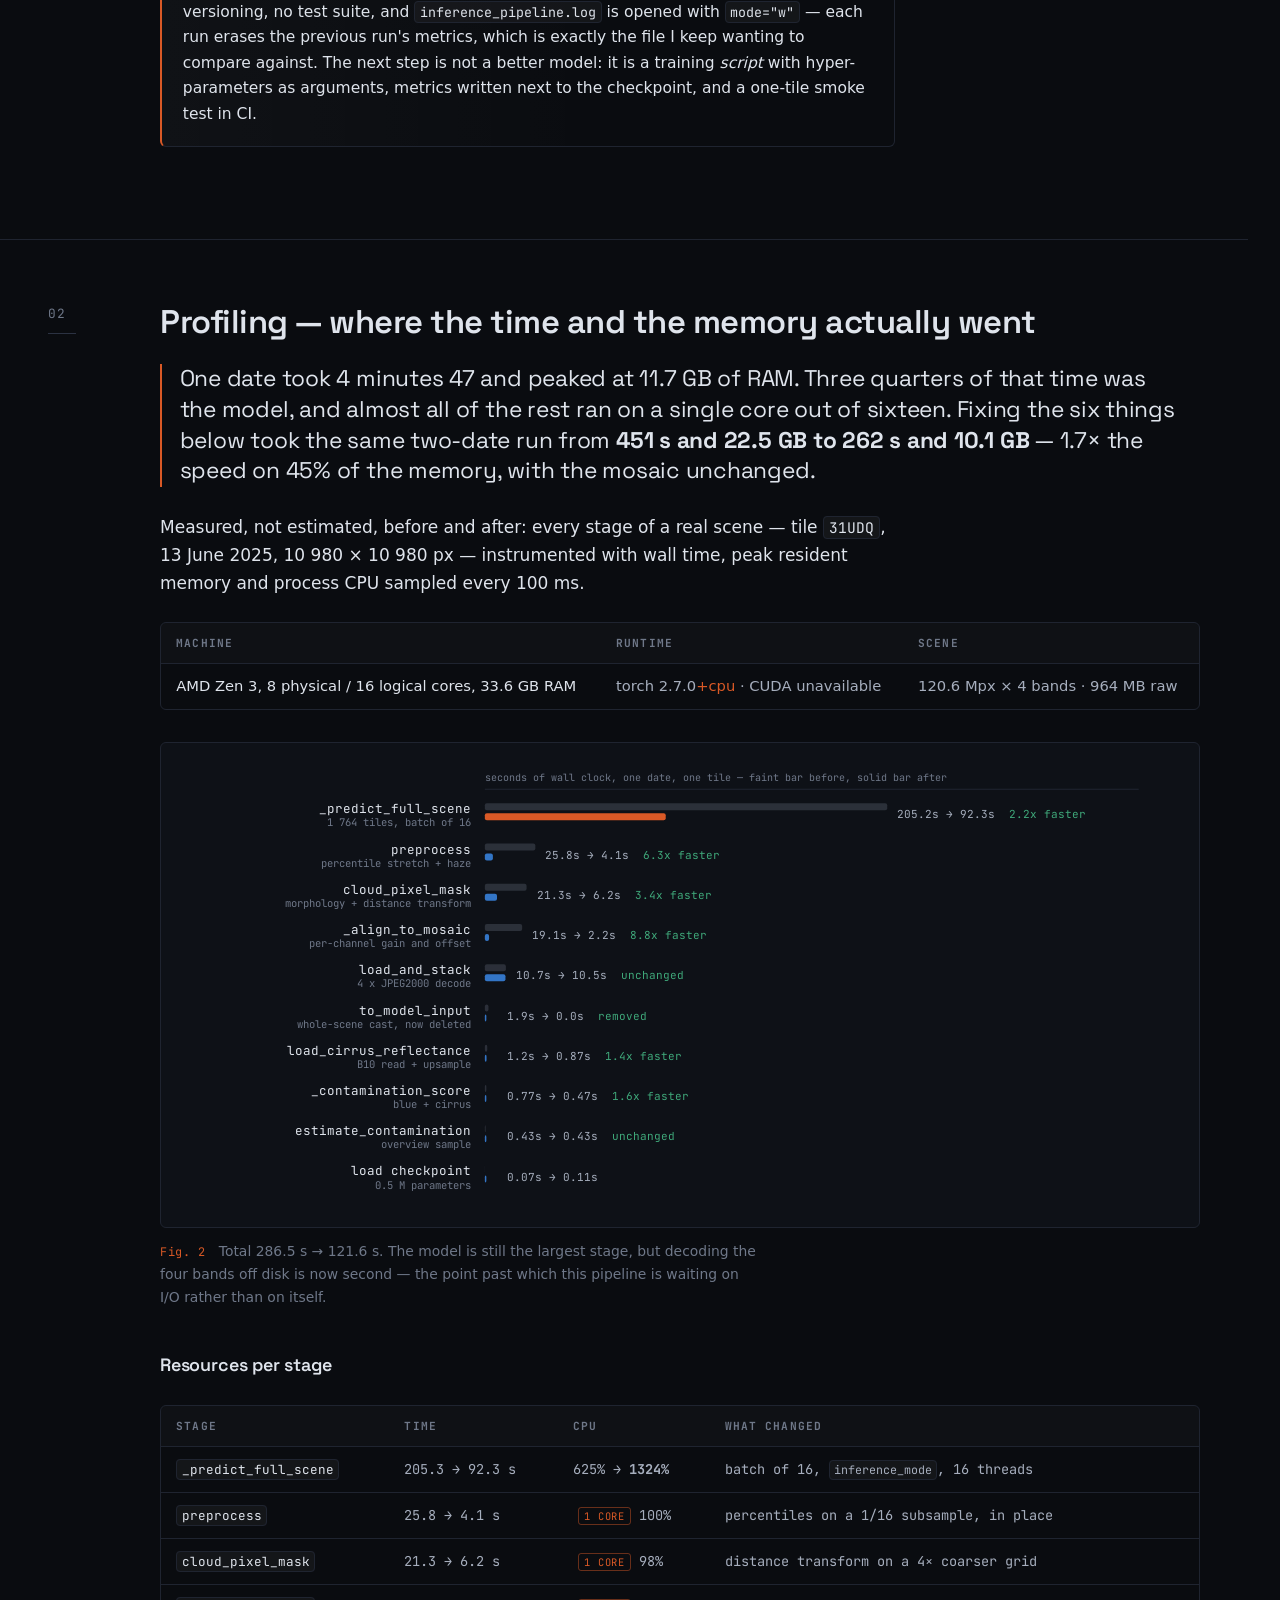
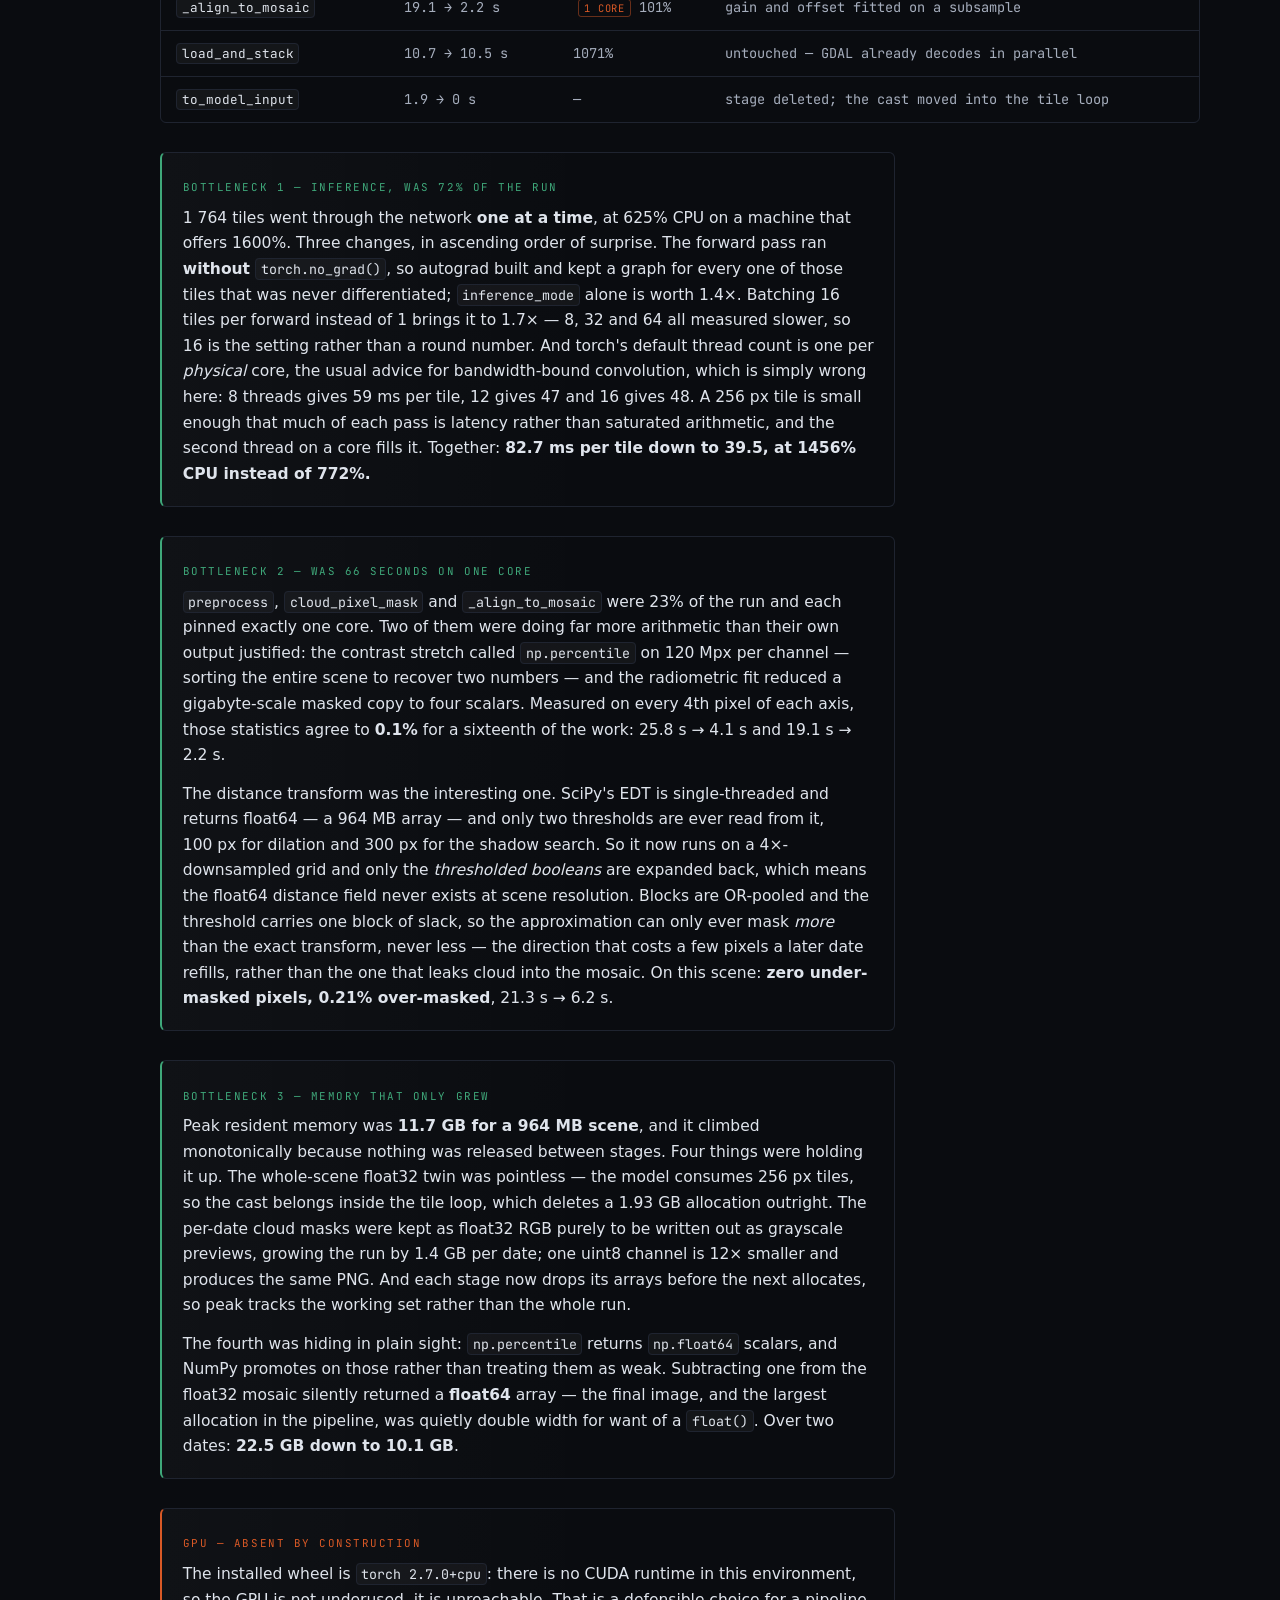
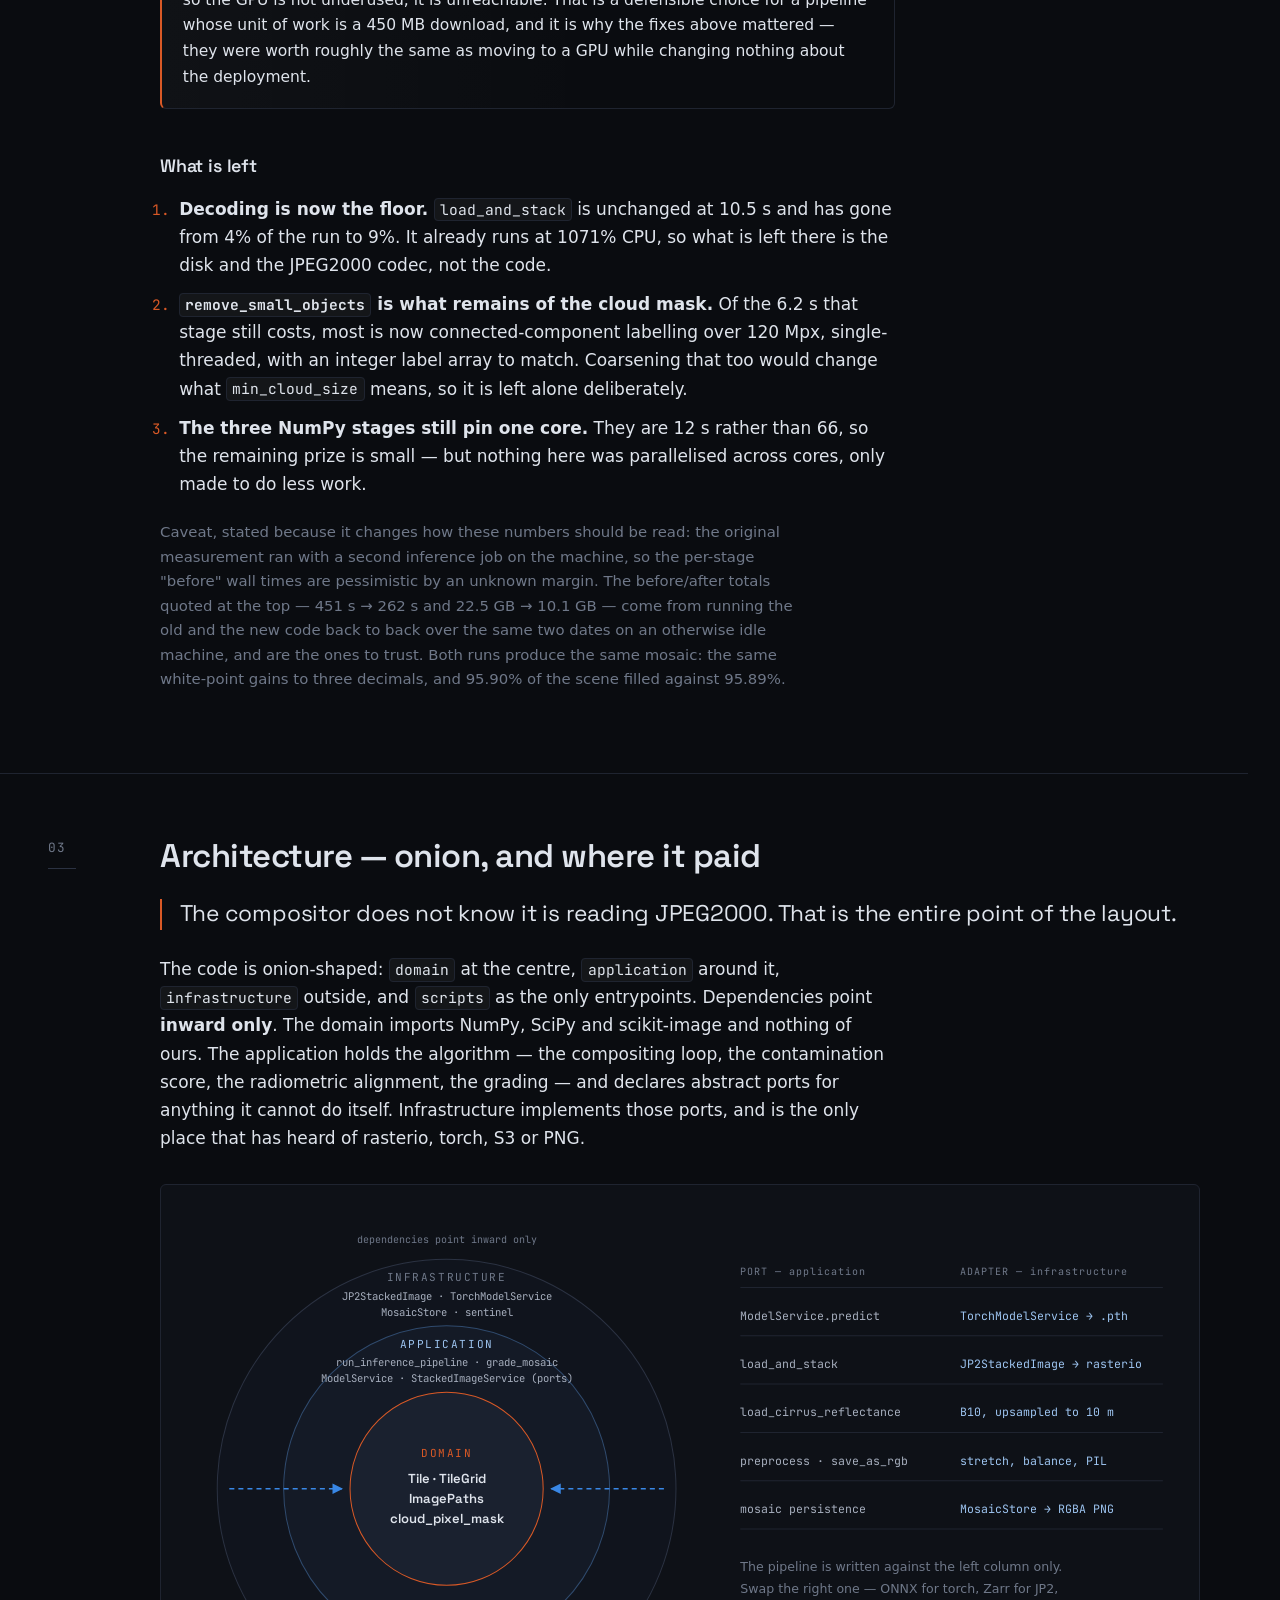
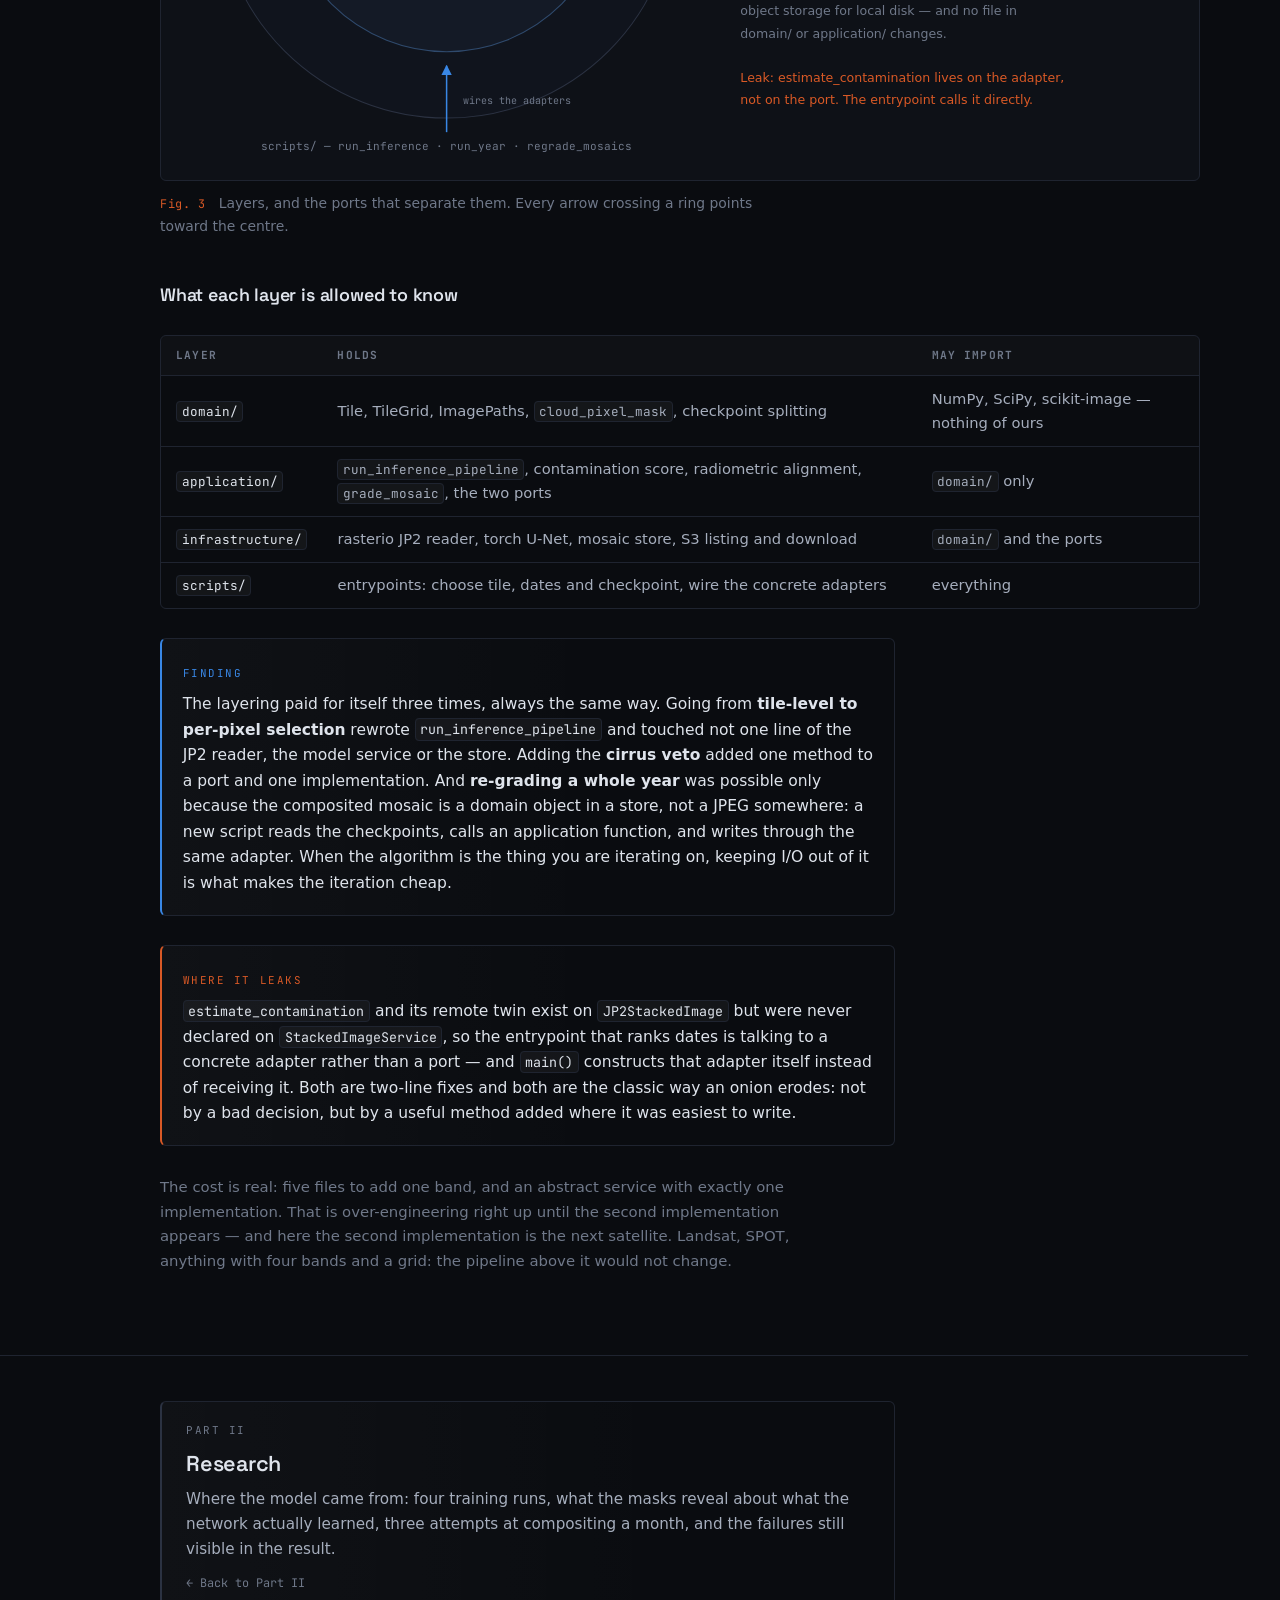
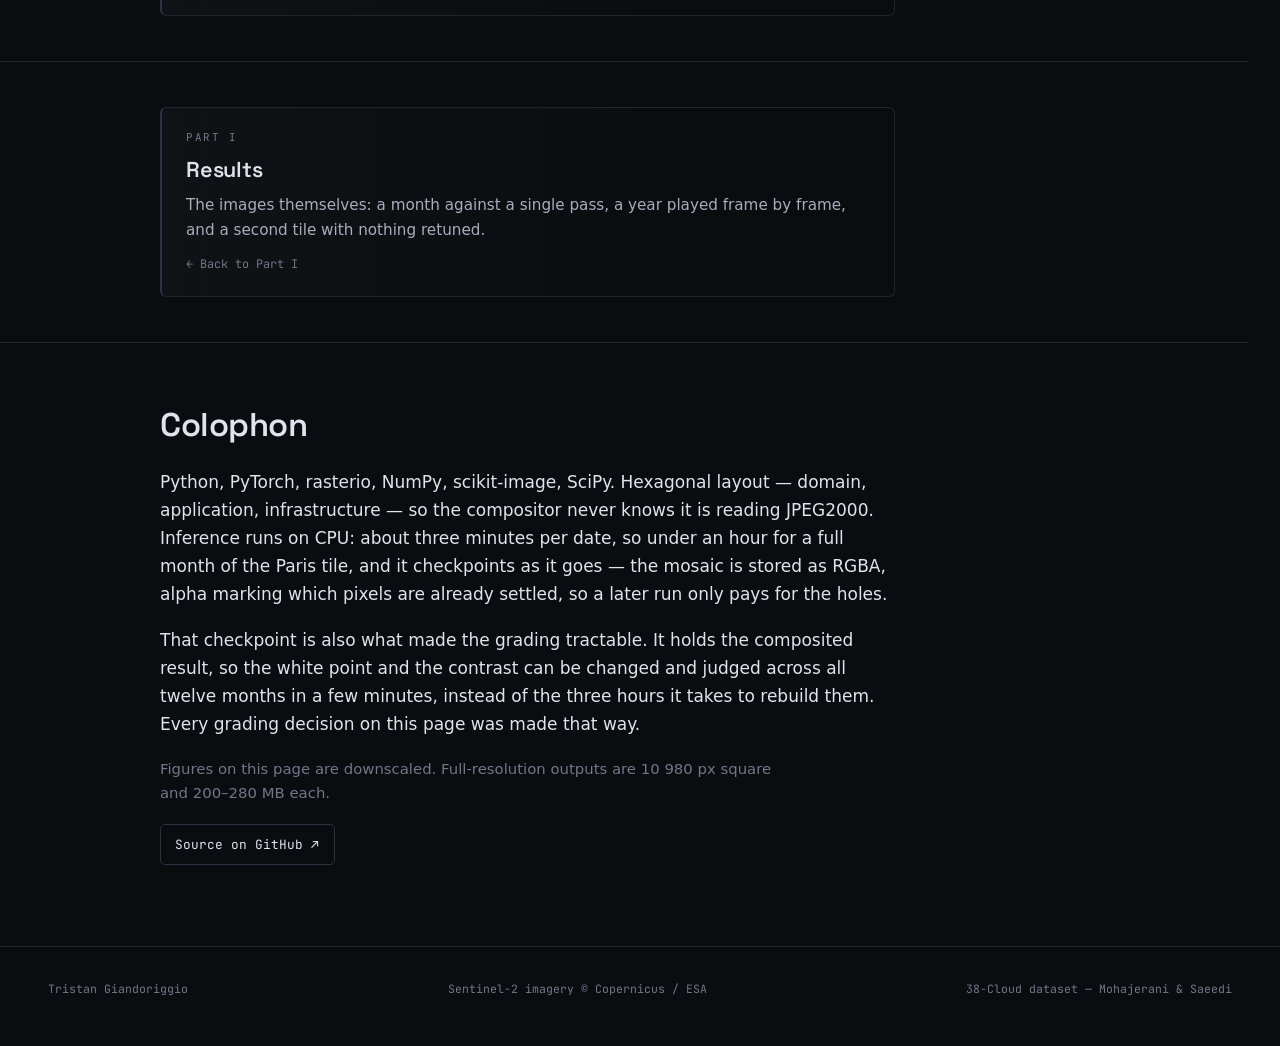
<file: engineering.html>
<!doctype html>
<html lang="en">
<head>
<meta charset="utf-8" />
<meta name="viewport" content="width=device-width, initial-scale=1" />
<title>Satellite &mdash; Part III &middot; Engineering</title>
<meta name="description" content="The engineering behind the cloud-removal pipeline: remote scene selection over HTTP range requests, idempotent ingest, resumable mosaic checkpoints, grading decoupled from compositing, and an onion-layered codebase." />
<meta name="author" content="Tristan Giandoriggio" />
<meta property="og:title" content="Satellite &mdash; Part III &middot; Engineering" />
<meta property="og:description" content="Pipeline and architecture: what makes the cloud-removal run cheap to repeat." />
<meta property="og:image" content="assets/cover_seine_valley.jpg" />
<meta property="og:type" content="website" />
<link rel="icon" href="assets/logo.png" />
<link rel="preconnect" href="https://fonts.googleapis.com" />
<link rel="preconnect" href="https://fonts.gstatic.com" crossorigin />
<link href="https://fonts.googleapis.com/css2?family=Space+Grotesk:wght@500;600;700&family=JetBrains+Mono:wght@400;500&display=swap" rel="stylesheet" />
<link rel="stylesheet" href="styles.css" />
</head>
<body>

<a class="skip" href="#main">Skip to content</a>

<header class="topbar">
  <a class="brand" href="index.html">
    <img src="assets/logo.png" alt="" width="24" height="24" />
    <span>satellite</span>
  </a>
  <div class="parts" role="navigation" aria-label="Parts">
    <a class="part" href="index.html"><b>I</b> Results</a>
    <a class="part" href="research.html"><b>II</b> Research</a>
    <a class="part current" href="engineering.html" aria-current="page"><b>III</b> Engineering</a>
  </div>
  <nav class="tabs" aria-label="Sections">
    <a href="#pipeline">Pipeline</a>
    <a href="#profiling">Profiling</a>
    <a href="#architecture">Architecture</a>
    <a href="#colophon">Colophon</a>
  </nav>
  <a class="repo" href="https://github.com/tristanGIANDO/satellite">GitHub &#8599;</a>
</header>

<main id="main">

<section class="hero hero-slim" id="top">
  <div class="hero-inner">
    <p class="kicker">Part III &middot; Engineering</p>
    <h1>Anyone can run it once.</h1>
    <p class="lede">
      Part II ends with a checkpoint and an algorithm that work. Neither is worth much on its own: a scene is
      450&nbsp;MB, a month of them is fifteen scenes, and a year of one tile is roughly 80&nbsp;GB for a
      result that saturates after four clear dates. This part is everything built around the model so that
      running it again &mdash; on another tile, another month, another grading &mdash; costs minutes instead
      of days.
    </p>
    <ul class="stats">
      <li><b>4 / 15</b><span>dates actually downloaded</span></li>
      <li><b>4 min 47 &rarr; 2 min 02</b><span>per date, measured</span></li>
      <li><b>22.5 &rarr; 10.1 GB</b><span>peak RSS, 964 MB scene</span></li>
      <li><b>772% &rarr; 1456%</b><span>CPU during inference</span></li>
    </ul>
    <p class="byline">Three diagrams, one profiler, six bottlenecks fixed, and an honest list of what is
      still missing.</p>
  </div>
</section>

<!-- PIPELINE / MLOPS -->
<section id="pipeline" class="entry">
  <div class="rail"><span class="num">01</span></div>
  <div class="body">
    <h2>Pipeline &mdash; what actually runs</h2>
    <p class="claim">
      A model that only exists inside a notebook is a demo. Everything that makes it usable is around it.
    </p>
    <p>
      There is no cluster here and no scheduler: it is a single CPU process you point at a tile and a date
      range. But a run reads hundreds of gigabytes and takes about twenty minutes per month, which forces
      exactly the properties an ML pipeline needs anyway. <b>Every stage is idempotent, every stage is
      resumable, every stage is skippable when its output already exists</b>, and each run leaves the metrics
      it should be judged on behind it.
    </p>

    <figure class="fig diagram-fig">
      <div class="diagram">
        <svg viewBox="0 0 1000 640" role="img" aria-labelledby="mlops-title mlops-desc">
          <title id="mlops-title">The pipeline, end to end</title>
          <desc id="mlops-desc">Six stages. Sources: the Copernicus S3 bucket and the 38-Cloud dataset.
            Training: a CSV path index, a notebook run, a .pth checkpoint. Selection: available dates are listed and
            scored remotely over HTTP range requests, and only the cleanest few are downloaded. Inference: dates are
            ordered clearest first, the scene is cut into 256-pixel tiles, predicted, filtered through the veto stack
            and composited per pixel. State and output: an RGBA mosaic checkpoint that can be re-graded into a PNG in
            seconds, per-date masks and a metrics log. Gates: pre-commit hooks and a GitHub Actions docs deploy.</desc>

          <defs>
            <marker id="ar" viewBox="0 0 10 10" refX="9" refY="5" markerWidth="7" markerHeight="7" orient="auto-start-reverse">
              <path d="M0,0 L10,5 L0,10 z" fill="#3987e5"></path>
            </marker>
            <marker id="ar-dim" viewBox="0 0 10 10" refX="9" refY="5" markerWidth="7" markerHeight="7" orient="auto-start-reverse">
              <path d="M0,0 L10,5 L0,10 z" fill="#d95926"></path>
            </marker>
          </defs>

          <text class="d-lane" x="16" y="74">SOURCES</text>
          <text class="d-lane" x="16" y="174">TRAINING</text>
          <text class="d-lane" x="16" y="274">SELECTION</text>
          <text class="d-lane" x="16" y="374">INFERENCE</text>
          <text class="d-lane" x="16" y="474">STATE &amp; OUTPUT</text>
          <text class="d-lane" x="16" y="574">GATES</text>

          <line class="d-sep" x1="130" y1="112" x2="970" y2="112"></line>
          <line class="d-sep" x1="130" y1="212" x2="970" y2="212"></line>
          <line class="d-sep" x1="130" y1="312" x2="970" y2="312"></line>
          <line class="d-sep" x1="130" y1="412" x2="970" y2="412"></line>
          <line class="d-sep" x1="130" y1="512" x2="970" y2="512"></line>

          <g class="d-box d-ext">
            <rect x="140" y="40" width="270" height="58" rx="6"></rect>
            <text class="d-t" x="156" y="64">Copernicus S3 &mdash; sentinel-s2-l1c</text>
            <text class="d-s" x="156" y="82">JP2 per band, keyed by tile and date</text>
          </g>
          <g class="d-box d-ext">
            <rect x="450" y="40" width="270" height="58" rx="6"></rect>
            <text class="d-t" x="466" y="64">38-Cloud &mdash; Kaggle</text>
            <text class="d-s" x="466" y="82">8 400 labelled Landsat-8 patches</text>
          </g>

          <g class="d-box">
            <rect x="450" y="140" width="200" height="58" rx="6"></rect>
            <text class="d-t" x="466" y="164">dataset.csv</text>
            <text class="d-s" x="466" y="182">path index &rarr; subsets</text>
          </g>
          <g class="d-box">
            <rect x="670" y="140" width="150" height="58" rx="6"></rect>
            <text class="d-t" x="684" y="164">train</text>
            <text class="d-s" x="684" y="182">notebook, CPU</text>
          </g>
          <g class="d-box d-art">
            <rect x="840" y="140" width="130" height="58" rx="6"></rect>
            <text class="d-t" x="854" y="164">.pth</text>
            <text class="d-s" x="854" y="182">checkpoint</text>
          </g>

          <g class="d-box">
            <rect x="140" y="240" width="240" height="58" rx="6"></rect>
            <text class="d-t" x="156" y="264">list_available_dates</text>
            <text class="d-s" x="156" y="282">HEAD per day, no download</text>
          </g>
          <g class="d-box d-hot">
            <rect x="400" y="240" width="290" height="58" rx="6"></rect>
            <text class="d-t" x="416" y="264">score remotely &mdash; /vsicurl overviews</text>
            <text class="d-s" x="416" y="282">blue + cirrus, HTTP range requests</text>
          </g>
          <g class="d-box">
            <rect x="710" y="240" width="260" height="58" rx="6"></rect>
            <text class="d-t" x="726" y="264">download the 4 cleanest</text>
            <text class="d-s" x="726" y="282">skip anything already on disk</text>
          </g>

          <g class="d-box">
            <rect x="140" y="340" width="150" height="58" rx="6"></rect>
            <text class="d-t" x="152" y="364">order dates</text>
            <text class="d-s" x="152" y="382">clearest first</text>
          </g>
          <g class="d-box">
            <rect x="306" y="340" width="150" height="58" rx="6"></rect>
            <text class="d-t" x="318" y="364">tile 256 px</text>
            <text class="d-s" x="318" y="382">fixed grid</text>
          </g>
          <g class="d-box">
            <rect x="472" y="340" width="150" height="58" rx="6"></rect>
            <text class="d-t" x="484" y="364">predict</text>
            <text class="d-s" x="484" y="382">stitch probability</text>
          </g>
          <g class="d-box">
            <rect x="638" y="340" width="150" height="58" rx="6"></rect>
            <text class="d-t" x="650" y="364">veto stack</text>
            <text class="d-s" x="650" y="382">cirrus, size, shadow</text>
          </g>
          <g class="d-box d-hot">
            <rect x="804" y="340" width="150" height="58" rx="6"></rect>
            <text class="d-t" x="816" y="364">composite</text>
            <text class="d-s" x="816" y="382">lowest score wins</text>
          </g>

          <g class="d-box d-art">
            <rect x="140" y="440" width="200" height="58" rx="6"></rect>
            <text class="d-t" x="152" y="464">MosaicStore</text>
            <text class="d-s" x="152" y="482">RGBA, alpha = filled</text>
          </g>
          <g class="d-box">
            <rect x="360" y="440" width="200" height="58" rx="6"></rect>
            <text class="d-t" x="372" y="464">grade_mosaic</text>
            <text class="d-s" x="372" y="482">shared white point</text>
          </g>
          <g class="d-box d-art">
            <rect x="580" y="440" width="185" height="58" rx="6"></rect>
            <text class="d-t" x="592" y="464">mosaic PNG</text>
            <text class="d-s" x="592" y="482">one per month</text>
          </g>
          <g class="d-box d-art">
            <rect x="785" y="440" width="185" height="58" rx="6"></rect>
            <text class="d-t" x="797" y="464">masks + logs</text>
            <text class="d-s" x="797" y="482">per-date metrics</text>
          </g>

          <g class="d-box d-gate">
            <rect x="140" y="540" width="396" height="58" rx="6"></rect>
            <text class="d-t" x="152" y="564">pre-commit</text>
            <text class="d-s" x="152" y="582">ruff &middot; commitizen &middot; large-file guard &middot; prettier &middot; hadolint</text>
          </g>
          <g class="d-box d-gate">
            <rect x="574" y="540" width="396" height="58" rx="6"></rect>
            <text class="d-t" x="586" y="564">GitHub Actions</text>
            <text class="d-s" x="586" y="582">docs/ &rarr; gh-pages on push to main</text>
          </g>

          <path class="d-arrow" d="M275,98 L275,236" marker-end="url(#ar)"></path>
          <path class="d-arrow" d="M585,98 L585,136" marker-end="url(#ar)"></path>
          <path class="d-arrow" d="M650,169 L666,169" marker-end="url(#ar)"></path>
          <path class="d-arrow" d="M820,169 L836,169" marker-end="url(#ar)"></path>
          <path class="d-arrow d-dash" d="M905,198 L986,198 L986,316 L547,316 L547,336" marker-end="url(#ar)"></path>
          <text class="d-edge" x="836" y="222">pinned by path</text>

          <path class="d-arrow" d="M380,269 L396,269" marker-end="url(#ar)"></path>
          <path class="d-arrow" d="M690,269 L706,269" marker-end="url(#ar)"></path>
          <path class="d-arrow" d="M840,298 L840,328 L215,328 L215,336" marker-end="url(#ar)"></path>

          <path class="d-arrow" d="M290,369 L302,369" marker-end="url(#ar)"></path>
          <path class="d-arrow" d="M456,369 L468,369" marker-end="url(#ar)"></path>
          <path class="d-arrow" d="M622,369 L634,369" marker-end="url(#ar)"></path>
          <path class="d-arrow" d="M788,369 L800,369" marker-end="url(#ar)"></path>

          <path class="d-arrow" d="M879,398 L879,420 L240,420 L240,436" marker-end="url(#ar)"></path>
          <path class="d-arrow" d="M340,469 L356,469" marker-end="url(#ar)"></path>
          <path class="d-arrow" d="M560,469 L576,469" marker-end="url(#ar)"></path>
          <path class="d-arrow" d="M765,469 L781,469" marker-end="url(#ar)"></path>

          <path class="d-arrow d-dim d-dash" d="M124,455 L100,455 L100,355 L136,355" marker-end="url(#ar-dim)"></path>
          <text class="d-edge d-edge-hot" x="34" y="412">resume</text>
          <path class="d-arrow d-dim d-dash" d="M240,502 L240,520 L450,520 L450,502" marker-end="url(#ar-dim)"></path>
          <text class="d-edge d-edge-hot" x="262" y="534">re-grade without re-running inference</text>
        </svg>
      </div>
      <figcaption><span class="fignum">Fig. 1</span> The pipeline end to end. Solid arrows are data; the two
        orange ones are what makes a second run cheap.</figcaption>
    </figure>

    <h3>Four properties, and what each one bought</h3>
    <ol class="steps">
      <li><b>Decide before you download.</b> A single date is ~450&nbsp;MB and a month holds fifteen of them;
        a year of one tile would be roughly 80&nbsp;GB for a result that saturates after four clear dates.
        So every candidate date is scored <i>while it is still on the server</i>: JPEG2000 stores
        reduced-resolution copies inside the file, GDAL fetches only those bytes over HTTP range requests,
        and a scene is ranked from a 915-pixel sample of its blue and cirrus bands. Only the cleanest few are
        ever pulled. This is the single decision that turned "a year of imagery" from impractical into an
        overnight batch.</li>
      <li><b>Idempotent ingest.</b> Downloads skip anything already on disk, missing acquisitions 404 and are
        logged, and the layout is addressed by what the file is:
        <code>sentinel2/&lt;date&gt;/&lt;tile&gt;/B04.jp2</code>. Re-running a month costs a directory listing.
        The batch loop skips whole months whose export already exists, so an interrupted year resumes at the
        month it died on.</li>
      <li><b>Resumable state, and a checkpoint that outlives its run.</b> The mosaic persists as RGBA where
        alpha marks the pixels already holding real ground, keyed by tile <i>and month</i>. A run that dies at
        date 9 of 14 restarts with most of the work intact. Better: because the checkpoint holds the
        composited result, the <b>grading is separable</b> &mdash; white point and contrast can be changed and
        reviewed across a whole year in seconds per month, instead of the ~20 minutes a month costs to
        rebuild. Presentation stopped being coupled to computation, which is what made the <a href="index.html#paris">twelve-month series</a> tunable at all.</li>
      <li><b>Metrics as a first-class output.</b> Every date logs what it contributed: usable fraction, newly
        filled, improved, cumulative coverage, and the overlap in pixels used for the radiometric fit.
        <a href="research.html#mosaic">Fig. 16 in Part II</a> is plotted directly from that log, and the per-date masks in
        <code>output/masks/</code> are its visual counterpart. When a run degrades, both the number and the
        picture that explains it are already on disk.</li>
    </ol>

    <h3>Quality gates</h3>
    <p>
      Everything checkable before a commit is checked: <code>ruff</code> with an explicit rule set
      (pycodestyle, pyflakes, bugbear, isort, pyupgrade, annotations, google-style pydocstyle, plus a debugger
      and print ban), a large-file guard so no 250&nbsp;MB export is ever committed, <code>commitizen</code>
      for conventional commits, prettier on Markdown. CI publishes this documentation on every push to
      <code>main</code>. Failures inside the year batch are caught per month and logged with a traceback, so
      one bad month never takes the other eleven with it.
    </p>

    <div class="callout caution">
      <span class="label">Honest gaps</span>
      <p>
        Training still lives in a notebook, so a run is reproducible only by hand; the model registry is a
        filename convention (<code>simple_unet_v2_subset4000_epoch20.pth</code>) and the checkpoint is pinned
        as a literal path in the entrypoint. No experiment tracker, no data versioning, no test suite, and
        <code>inference_pipeline.log</code> is opened with <code>mode="w"</code> &mdash; each run erases the
        previous run's metrics, which is exactly the file I keep wanting to compare against. The next step is
        not a better model: it is a training <i>script</i> with hyper-parameters as arguments, metrics written
        next to the checkpoint, and a one-tile smoke test in CI.
      </p>
    </div>
  </div>
</section>

<!-- PROFILING -->
<section id="profiling" class="entry">
  <div class="rail"><span class="num">02</span></div>
  <div class="body">
    <h2>Profiling &mdash; where the time and the memory actually went</h2>
    <p class="claim">
      One date took 4 minutes 47 and peaked at 11.7&nbsp;GB of RAM. Three quarters of that time was the model,
      and almost all of the rest ran on a single core out of sixteen. Fixing the six things below took the
      same two-date run from <b>451&nbsp;s and 22.5&nbsp;GB to 262&nbsp;s and 10.1&nbsp;GB</b> &mdash; 1.7&times;
      the speed on 45% of the memory, with the mosaic unchanged.
    </p>
    <p>
      Measured, not estimated, before and after: every stage of a real scene &mdash; tile <code>31UDQ</code>,
      13 June 2025, 10&nbsp;980&nbsp;&times;&nbsp;10&nbsp;980&nbsp;px &mdash; instrumented with wall time, peak
      resident memory and process CPU sampled every 100&nbsp;ms.
    </p>

    <div class="table-wrap">
      <table class="bands env">
        <thead><tr><th>Machine</th><th>Runtime</th><th>Scene</th></tr></thead>
        <tbody>
          <tr>
            <td>AMD Zen 3, 8 physical / 16 logical cores, 33.6&nbsp;GB RAM</td>
            <td>torch 2.7.0<b>+cpu</b> &middot; CUDA unavailable</td>
            <td>120.6&nbsp;Mpx &times; 4 bands &middot; 964&nbsp;MB raw</td>
          </tr>
        </tbody>
      </table>
    </div>

    <figure class="fig diagram-fig">
      <div class="diagram">
        <svg viewBox="0 0 1000 450" role="img" aria-labelledby="pf-title pf-desc">
          <title id="pf-title">Wall time per pipeline stage, before and after the fixes</title>
          <desc id="pf-desc">_predict_full_scene falls from 205.3 to 92.3 seconds, preprocess from 25.8 to 4.1,
            cloud_pixel_mask from 21.3 to 6.2 and _align_to_mosaic from 19.1 to 2.2. The whole-scene cast in
            to_model_input is removed entirely. Reading and decoding the four JPEG2000 bands is unchanged at
            about 10.5 seconds and is now the second largest stage. Total falls from 286.5 to 121.6 seconds.</desc>
          <line class="d-sep" x1="306" y1="30" x2="956" y2="30"></line>
          <text class="pf-axis" x="306" y="22">seconds of wall clock, one date, one tile &mdash; faint bar before, solid bar after</text>
          <text class="pf-name" x="292" y="54" text-anchor="end">_predict_full_scene</text>
          <text class="pf-sub" x="292" y="67" text-anchor="end">1 764 tiles, batch of 16</text>
          <rect class="pf-was" x="306" y="44" width="400.0" height="7" rx="2"></rect>
          <rect class="pf-bar pf-hot" x="306" y="54" width="179.8" height="7" rx="2"></rect>
          <text class="pf-val" x="716.0" y="59">205.2s &#8594; 92.3s<tspan class="pf-gain"> &nbsp;2.2x faster</tspan></text>
          <text class="pf-name" x="292" y="94" text-anchor="end">preprocess</text>
          <text class="pf-sub" x="292" y="107" text-anchor="end">percentile stretch + haze</text>
          <rect class="pf-was" x="306" y="84" width="50.2" height="7" rx="2"></rect>
          <rect class="pf-bar" x="306" y="94" width="8.0" height="7" rx="2"></rect>
          <text class="pf-val" x="366.2" y="99">25.8s &#8594; 4.1s<tspan class="pf-gain"> &nbsp;6.3x faster</tspan></text>
          <text class="pf-name" x="292" y="134" text-anchor="end">cloud_pixel_mask</text>
          <text class="pf-sub" x="292" y="147" text-anchor="end">morphology + distance transform</text>
          <rect class="pf-was" x="306" y="124" width="41.5" height="7" rx="2"></rect>
          <rect class="pf-bar" x="306" y="134" width="12.1" height="7" rx="2"></rect>
          <text class="pf-val" x="357.5" y="139">21.3s &#8594; 6.2s<tspan class="pf-gain"> &nbsp;3.4x faster</tspan></text>
          <text class="pf-name" x="292" y="174" text-anchor="end">_align_to_mosaic</text>
          <text class="pf-sub" x="292" y="187" text-anchor="end">per-channel gain and offset</text>
          <rect class="pf-was" x="306" y="164" width="37.1" height="7" rx="2"></rect>
          <rect class="pf-bar" x="306" y="174" width="4.2" height="7" rx="2"></rect>
          <text class="pf-val" x="353.1" y="179">19.1s &#8594; 2.2s<tspan class="pf-gain"> &nbsp;8.8x faster</tspan></text>
          <text class="pf-name" x="292" y="214" text-anchor="end">load_and_stack</text>
          <text class="pf-sub" x="292" y="227" text-anchor="end">4 x JPEG2000 decode</text>
          <rect class="pf-was" x="306" y="204" width="20.9" height="7" rx="2"></rect>
          <rect class="pf-bar" x="306" y="214" width="20.5" height="7" rx="2"></rect>
          <text class="pf-val" x="336.9" y="219">10.7s &#8594; 10.5s<tspan class="pf-gain"> &nbsp;unchanged</tspan></text>
          <text class="pf-name" x="292" y="254" text-anchor="end">to_model_input</text>
          <text class="pf-sub" x="292" y="267" text-anchor="end">whole-scene cast, now deleted</text>
          <rect class="pf-was" x="306" y="244" width="3.6" height="7" rx="2"></rect>
          <rect class="pf-bar" x="306" y="254" width="1.5" height="7" rx="2"></rect>
          <text class="pf-val" x="328.0" y="259">1.9s &#8594; 0.0s<tspan class="pf-gain"> &nbsp;removed</tspan></text>
          <text class="pf-name" x="292" y="294" text-anchor="end">load_cirrus_reflectance</text>
          <text class="pf-sub" x="292" y="307" text-anchor="end">B10 read + upsample</text>
          <rect class="pf-was" x="306" y="284" width="2.4" height="7" rx="2"></rect>
          <rect class="pf-bar" x="306" y="294" width="1.7" height="7" rx="2"></rect>
          <text class="pf-val" x="328.0" y="299">1.2s &#8594; 0.87s<tspan class="pf-gain"> &nbsp;1.4x faster</tspan></text>
          <text class="pf-name" x="292" y="334" text-anchor="end">_contamination_score</text>
          <text class="pf-sub" x="292" y="347" text-anchor="end">blue + cirrus</text>
          <rect class="pf-was" x="306" y="324" width="1.5" height="7" rx="2"></rect>
          <rect class="pf-bar" x="306" y="334" width="1.5" height="7" rx="2"></rect>
          <text class="pf-val" x="328.0" y="339">0.77s &#8594; 0.47s<tspan class="pf-gain"> &nbsp;1.6x faster</tspan></text>
          <text class="pf-name" x="292" y="374" text-anchor="end">estimate_contamination</text>
          <text class="pf-sub" x="292" y="387" text-anchor="end">overview sample</text>
          <rect class="pf-was" x="306" y="364" width="0.8" height="7" rx="2"></rect>
          <rect class="pf-bar" x="306" y="374" width="1.5" height="7" rx="2"></rect>
          <text class="pf-val" x="328.0" y="379">0.43s &#8594; 0.43s<tspan class="pf-gain"> &nbsp;unchanged</tspan></text>
          <text class="pf-name" x="292" y="414" text-anchor="end">load checkpoint</text>
          <text class="pf-sub" x="292" y="427" text-anchor="end">0.5 M parameters</text>
          <rect class="pf-was" x="306" y="404" width="0.1" height="7" rx="2"></rect>
          <rect class="pf-bar" x="306" y="414" width="1.5" height="7" rx="2"></rect>
          <text class="pf-val" x="328.0" y="419">0.07s &#8594; 0.11s<tspan class="pf-gain"> &nbsp;</tspan></text>
        </svg>
      </div>
      <figcaption><span class="fignum">Fig. 2</span> Total 286.5&nbsp;s &rarr; 121.6&nbsp;s. The model is still
        the largest stage, but decoding the four bands off disk is now second &mdash; the point past which
        this pipeline is waiting on I/O rather than on itself.</figcaption>
    </figure>

    <h3>Resources per stage</h3>
    <div class="table-wrap">
      <table class="bands profile">
        <thead><tr><th>Stage</th><th>Time</th><th>CPU</th><th>What changed</th></tr></thead>
        <tbody>
          <tr><td><code>_predict_full_scene</code></td><td>205.3 &rarr; 92.3&nbsp;s</td><td>625% &rarr; <b>1324%</b></td><td>batch of 16, <code>inference_mode</code>, 16 threads</td></tr>
          <tr><td><code>preprocess</code></td><td>25.8 &rarr; 4.1&nbsp;s</td><td><span class="tag">1 core</span> 100%</td><td>percentiles on a 1/16 subsample, in place</td></tr>
          <tr><td><code>cloud_pixel_mask</code></td><td>21.3 &rarr; 6.2&nbsp;s</td><td><span class="tag">1 core</span> 98%</td><td>distance transform on a 4&times; coarser grid</td></tr>
          <tr><td><code>_align_to_mosaic</code></td><td>19.1 &rarr; 2.2&nbsp;s</td><td><span class="tag">1 core</span> 101%</td><td>gain and offset fitted on a subsample</td></tr>
          <tr><td><code>load_and_stack</code></td><td>10.7 &rarr; 10.5&nbsp;s</td><td>1071%</td><td>untouched &mdash; GDAL already decodes in parallel</td></tr>
          <tr><td><code>to_model_input</code></td><td>1.9 &rarr; 0&nbsp;s</td><td>&mdash;</td><td>stage deleted; the cast moved into the tile loop</td></tr>
        </tbody>
      </table>
    </div>

    <div class="callout fixed">
      <span class="label">Bottleneck 1 &mdash; inference, was 72% of the run</span>
      <p>
        1&nbsp;764 tiles went through the network <b>one at a time</b>, at 625% CPU on a machine that offers
        1600%. Three changes, in ascending order of surprise. The forward pass ran <b>without</b>
        <code>torch.no_grad()</code>, so autograd built and kept a graph for every one of those tiles that was
        never differentiated; <code>inference_mode</code> alone is worth 1.4&times;. Batching 16 tiles per
        forward instead of 1 brings it to 1.7&times; &mdash; 8, 32 and 64 all measured slower, so 16 is the
        setting rather than a round number. And torch's default thread count is one per <i>physical</i> core,
        the usual advice for bandwidth-bound convolution, which is simply wrong here: 8 threads gives
        59&nbsp;ms per tile, 12 gives 47 and 16 gives 48. A 256&nbsp;px tile is small enough that much of each
        pass is latency rather than saturated arithmetic, and the second thread on a core fills it. Together:
        <b>82.7&nbsp;ms per tile down to 39.5, at 1456% CPU instead of 772%.</b>
      </p>
    </div>

    <div class="callout fixed">
      <span class="label">Bottleneck 2 &mdash; was 66 seconds on one core</span>
      <p>
        <code>preprocess</code>, <code>cloud_pixel_mask</code> and <code>_align_to_mosaic</code> were 23% of the
        run and each pinned exactly one core. Two of them were doing far more arithmetic than their own output
        justified: the contrast stretch called <code>np.percentile</code> on 120&nbsp;Mpx per channel &mdash;
        sorting the entire scene to recover two numbers &mdash; and the radiometric fit reduced a
        gigabyte-scale masked copy to four scalars. Measured on every 4th pixel of each axis, those statistics
        agree to <b>0.1%</b> for a sixteenth of the work: 25.8&nbsp;s &rarr; 4.1&nbsp;s and 19.1&nbsp;s &rarr;
        2.2&nbsp;s.
      </p>
      <p style="margin-top:.8rem">
        The distance transform was the interesting one. SciPy's EDT is single-threaded and returns float64
        &mdash; a 964&nbsp;MB array &mdash; and only two thresholds are ever read from it, 100&nbsp;px for
        dilation and 300&nbsp;px for the shadow search. So it now runs on a 4&times;-downsampled grid and only
        the <i>thresholded booleans</i> are expanded back, which means the float64 distance field never exists
        at scene resolution. Blocks are OR-pooled and the threshold carries one block of slack, so the
        approximation can only ever mask <i>more</i> than the exact transform, never less &mdash; the direction
        that costs a few pixels a later date refills, rather than the one that leaks cloud into the mosaic. On
        this scene: <b>zero under-masked pixels, 0.21% over-masked</b>, 21.3&nbsp;s &rarr; 6.2&nbsp;s.
      </p>
    </div>

    <div class="callout fixed">
      <span class="label">Bottleneck 3 &mdash; memory that only grew</span>
      <p>
        Peak resident memory was <b>11.7&nbsp;GB for a 964&nbsp;MB scene</b>, and it climbed monotonically
        because nothing was released between stages. Four things were holding it up. The whole-scene float32
        twin was pointless &mdash; the model consumes 256&nbsp;px tiles, so the cast belongs inside the tile
        loop, which deletes a 1.93&nbsp;GB allocation outright. The per-date cloud masks were kept as float32
        RGB purely to be written out as grayscale previews, growing the run by 1.4&nbsp;GB per date; one uint8
        channel is 12&times; smaller and produces the same PNG. And each stage now drops its arrays before the
        next allocates, so peak tracks the working set rather than the whole run.
      </p>
      <p style="margin-top:.8rem">
        The fourth was hiding in plain sight: <code>np.percentile</code> returns <code>np.float64</code>
        scalars, and NumPy promotes on those rather than treating them as weak. Subtracting one from the
        float32 mosaic silently returned a <b>float64</b> array &mdash; the final image, and the largest
        allocation in the pipeline, was quietly double width for want of a <code>float()</code>. Over two
        dates: <b>22.5&nbsp;GB down to 10.1&nbsp;GB</b>.
      </p>
    </div>

    <div class="callout caution">
      <span class="label">GPU &mdash; absent by construction</span>
      <p>
        The installed wheel is <code>torch 2.7.0+cpu</code>: there is no CUDA runtime in this environment, so
        the GPU is not underused, it is unreachable. That is a defensible choice for a pipeline whose unit of
        work is a 450&nbsp;MB download, and it is why the fixes above mattered &mdash; they were worth roughly
        the same as moving to a GPU while changing nothing about the deployment.
      </p>
    </div>

    <h3>What is left</h3>
    <ol class="steps">
      <li><b>Decoding is now the floor.</b> <code>load_and_stack</code> is unchanged at 10.5&nbsp;s and has
        gone from 4% of the run to 9%. It already runs at 1071% CPU, so what is left there is the disk and the
        JPEG2000 codec, not the code.</li>
      <li><b><code>remove_small_objects</code> is what remains of the cloud mask.</b> Of the 6.2&nbsp;s that
        stage still costs, most is now connected-component labelling over 120&nbsp;Mpx, single-threaded, with
        an integer label array to match. Coarsening that too would change what <code>min_cloud_size</code>
        means, so it is left alone deliberately.</li>
      <li><b>The three NumPy stages still pin one core.</b> They are 12&nbsp;s rather than 66, so the remaining
        prize is small &mdash; but nothing here was parallelised across cores, only made to do less work.</li>
    </ol>

    <p class="aside">
      Caveat, stated because it changes how these numbers should be read: the original measurement ran with a
      second inference job on the machine, so the per-stage "before" wall times are pessimistic by an unknown
      margin. The before/after totals quoted at the top &mdash; 451&nbsp;s &rarr; 262&nbsp;s and 22.5&nbsp;GB
      &rarr; 10.1&nbsp;GB &mdash; come from running the old and the new code back to back over the same two
      dates on an otherwise idle machine, and are the ones to trust. Both runs produce the same mosaic: the
      same white-point gains to three decimals, and 95.90% of the scene filled against 95.89%.</p>
  </div>
</section>

<!-- ARCHITECTURE -->
<section id="architecture" class="entry">
  <div class="rail"><span class="num">03</span></div>
  <div class="body">
    <h2>Architecture &mdash; onion, and where it paid</h2>
    <p class="claim">
      The compositor does not know it is reading JPEG2000. That is the entire point of the layout.
    </p>
    <p>
      The code is onion-shaped: <code>domain</code> at the centre, <code>application</code> around it,
      <code>infrastructure</code> outside, and <code>scripts</code> as the only entrypoints. Dependencies point
      <b>inward only</b>. The domain imports NumPy, SciPy and scikit-image and nothing of ours. The application
      holds the algorithm &mdash; the compositing loop, the contamination score, the radiometric alignment, the
      grading &mdash; and declares abstract ports for anything it cannot do itself. Infrastructure implements
      those ports, and is the only place that has heard of rasterio, torch, S3 or PNG.
    </p>

    <figure class="fig diagram-fig">
      <div class="diagram">
        <svg viewBox="0 0 1000 560" role="img" aria-labelledby="onion-title onion-desc">
          <title id="onion-title">Onion architecture of the codebase</title>
          <desc id="onion-desc">Concentric layers: the domain at the centre holds Tile, TileGrid, ImagePaths and
            cloud_pixel_mask; the application layer around it holds the inference pipeline, the grading and two
            abstract ports; infrastructure outside implements those ports with rasterio, torch and PIL; scripts sit
            outside as entrypoints. A table on the right pairs each port with its adapter.</desc>
          <defs>
            <marker id="aro" viewBox="0 0 10 10" refX="9" refY="5" markerWidth="7" markerHeight="7" orient="auto-start-reverse">
              <path d="M0,0 L10,5 L0,10 z" fill="#3987e5"></path>
            </marker>
          </defs>


          <circle class="o-ring o-r3" cx="268" cy="286" r="228"></circle>
          <circle class="o-ring o-r2" cx="268" cy="286" r="162"></circle>
          <circle class="o-ring o-r1" cx="268" cy="286" r="96"></circle>

          <text class="o-ring-label o-l3" x="268" y="80" text-anchor="middle">INFRASTRUCTURE</text>
          <text class="o-item" x="268" y="98" text-anchor="middle">JP2StackedImage &middot; TorchModelService</text>
          <text class="o-item" x="268" y="114" text-anchor="middle">MosaicStore &middot; sentinel</text>

          <text class="o-ring-label o-l2" x="268" y="146" text-anchor="middle">APPLICATION</text>
          <text class="o-item" x="268" y="164" text-anchor="middle">run_inference_pipeline &middot; grade_mosaic</text>
          <text class="o-item" x="268" y="180" text-anchor="middle">ModelService &middot; StackedImageService (ports)</text>

          <text class="o-ring-label o-l1" x="268" y="254" text-anchor="middle">DOMAIN</text>
          <text class="o-core" x="268" y="280" text-anchor="middle">Tile &middot; TileGrid</text>
          <text class="o-core" x="268" y="300" text-anchor="middle">ImagePaths</text>
          <text class="o-core" x="268" y="320" text-anchor="middle">cloud_pixel_mask</text>

          <text class="o-outside" x="268" y="546" text-anchor="middle">scripts/ &mdash; run_inference &middot; run_year &middot; regrade_mosaics</text>

          <path class="o-arrow" d="M268,528 L268,462" marker-end="url(#aro)"></path>
          <text class="o-edge" x="284" y="500">wires the adapters</text>
          <path class="o-arrow d-dash" d="M52,286 L164,286" marker-end="url(#aro)"></path>
          <path class="o-arrow d-dash" d="M484,286 L372,286" marker-end="url(#aro)"></path>
          <text class="o-edge" x="268" y="42" text-anchor="middle">dependencies point inward only</text>

          <line class="d-sep" x1="560" y1="86" x2="980" y2="86"></line>
          <text class="o-th" x="560" y="74">PORT &mdash; application</text>
          <text class="o-th" x="778" y="74">ADAPTER &mdash; infrastructure</text>

          <text class="o-td" x="560" y="118">ModelService.predict</text>
          <text class="o-td o-accent" x="778" y="118">TorchModelService &rarr; .pth</text>
          <line class="d-sep" x1="560" y1="134" x2="980" y2="134"></line>

          <text class="o-td" x="560" y="166">load_and_stack</text>
          <text class="o-td o-accent" x="778" y="166">JP2StackedImage &rarr; rasterio</text>
          <line class="d-sep" x1="560" y1="182" x2="980" y2="182"></line>

          <text class="o-td" x="560" y="214">load_cirrus_reflectance</text>
          <text class="o-td o-accent" x="778" y="214">B10, upsampled to 10 m</text>
          <line class="d-sep" x1="560" y1="230" x2="980" y2="230"></line>

          <text class="o-td" x="560" y="262">preprocess &middot; save_as_rgb</text>
          <text class="o-td o-accent" x="778" y="262">stretch, balance, PIL</text>
          <line class="d-sep" x1="560" y1="278" x2="980" y2="278"></line>

          <text class="o-td" x="560" y="310">mosaic persistence</text>
          <text class="o-td o-accent" x="778" y="310">MosaicStore &rarr; RGBA PNG</text>
          <line class="d-sep" x1="560" y1="326" x2="980" y2="326"></line>

          <text class="o-note" x="560" y="368">The pipeline is written against the left column only.</text>
          <text class="o-note" x="560" y="390">Swap the right one &mdash; ONNX for torch, Zarr for JP2,</text>
          <text class="o-note" x="560" y="412">object storage for local disk &mdash; and no file in</text>
          <text class="o-note" x="560" y="434">domain/ or application/ changes.</text>
          <text class="o-note o-warn" x="560" y="478">Leak: estimate_contamination lives on the adapter,</text>
          <text class="o-note o-warn" x="560" y="500">not on the port. The entrypoint calls it directly.</text>
        </svg>
      </div>
      <figcaption><span class="fignum">Fig. 3</span> Layers, and the ports that separate them. Every arrow
        crossing a ring points toward the centre.</figcaption>
    </figure>

    <h3>What each layer is allowed to know</h3>
    <div class="table-wrap">
      <table class="bands layers">
        <thead><tr><th>Layer</th><th>Holds</th><th>May import</th></tr></thead>
        <tbody>
          <tr>
            <td><code>domain/</code></td>
            <td>Tile, TileGrid, ImagePaths, <code>cloud_pixel_mask</code>, checkpoint splitting</td>
            <td>NumPy, SciPy, scikit-image &mdash; nothing of ours</td>
          </tr>
          <tr>
            <td><code>application/</code></td>
            <td><code>run_inference_pipeline</code>, contamination score, radiometric alignment, <code>grade_mosaic</code>, the two ports</td>
            <td><code>domain/</code> only</td>
          </tr>
          <tr>
            <td><code>infrastructure/</code></td>
            <td>rasterio JP2 reader, torch U-Net, mosaic store, S3 listing and download</td>
            <td><code>domain/</code> and the ports</td>
          </tr>
          <tr>
            <td><code>scripts/</code></td>
            <td>entrypoints: choose tile, dates and checkpoint, wire the concrete adapters</td>
            <td>everything</td>
          </tr>
        </tbody>
      </table>
    </div>

    <div class="callout finding">
      <span class="label">Finding</span>
      <p>
        The layering paid for itself three times, always the same way. Going from <b>tile-level to per-pixel selection</b> rewrote <code>run_inference_pipeline</code> and touched not one line of the JP2 reader,
        the model service or the store. Adding the <b>cirrus veto</b> added one method to a port and one
        implementation. And <b>re-grading a whole year</b> was possible only because the composited mosaic is
        a domain object in a store, not a JPEG somewhere: a new script reads the checkpoints, calls an
        application function, and writes through the same adapter. When the algorithm is the thing you are
        iterating on, keeping I/O out of it is what makes the iteration cheap.
      </p>
    </div>

    <div class="callout caution">
      <span class="label">Where it leaks</span>
      <p>
        <code>estimate_contamination</code> and its remote twin exist on <code>JP2StackedImage</code> but were
        never declared on <code>StackedImageService</code>, so the entrypoint that ranks dates is talking to a
        concrete adapter rather than a port &mdash; and <code>main()</code> constructs that adapter itself
        instead of receiving it. Both are two-line fixes and both are the classic way an onion erodes: not by
        a bad decision, but by a useful method added where it was easiest to write.
      </p>
    </div>

    <p class="aside">
      The cost is real: five files to add one band, and an abstract service with exactly one implementation.
      That is over-engineering right up until the second implementation appears &mdash; and here the second
      implementation is the next satellite. Landsat, SPOT, anything with four bands and a grid: the pipeline
      above it would not change.
    </p>
  </div>
</section>

<section class="entry handoff">
  <div class="rail"></div>
  <div class="body">
    <a class="next-part back" href="research.html">
      <span class="np-kicker">Part II</span>
      <span class="np-title">Research</span>
      <span class="np-desc">Where the model came from: four training runs, what the masks reveal about what
        the network actually learned, three attempts at compositing a month, and the failures still visible
        in the result.</span>
      <span class="np-go">&larr; Back to Part II</span>
    </a>
  </div>
</section>

<section class="entry handoff">
  <div class="rail"></div>
  <div class="body">
    <a class="next-part back" href="index.html">
      <span class="np-kicker">Part I</span>
      <span class="np-title">Results</span>
      <span class="np-desc">The images themselves: a month against a single pass, a year played frame by
        frame, and a second tile with nothing retuned.</span>
      <span class="np-go">&larr; Back to Part I</span>
    </a>
  </div>
</section>

<section class="entry colophon" id="colophon">
  <div class="rail"></div>
  <div class="body">
    <h2>Colophon</h2>
    <p>
      Python, PyTorch, rasterio, NumPy, scikit-image, SciPy. Hexagonal layout — domain, application,
      infrastructure — so the compositor never knows it is reading JPEG2000. Inference runs on CPU: about
      three minutes per date, so under an hour for a full month of the Paris tile, and it checkpoints as it
      goes — the mosaic is stored as RGBA, alpha marking which pixels are already settled, so a later run
      only pays for the holes.
    </p>
    <p>
      That checkpoint is also what made the grading tractable. It holds the composited result, so the white
      point and the contrast can be changed and judged across all twelve months in a few minutes, instead of
      the three hours it takes to rebuild them. Every grading decision on this page was made that way.
    </p>
    <p class="aside">
      Figures on this page are downscaled. Full-resolution outputs are 10 980&nbsp;px square and 200–280&nbsp;MB each.
    </p>
    <p>
      <a class="cta" href="https://github.com/tristanGIANDO/satellite">Source on GitHub ↗</a>
    </p>
  </div>
</section>

</main>

<footer class="foot">
  <span>Tristan Giandoriggio</span>
  <span>Sentinel-2 imagery &copy; Copernicus / ESA</span>
  <span>38-Cloud dataset &mdash; Mohajerani &amp; Saeedi</span>
</footer>

<div class="lightbox" id="lightbox" hidden>
  <button class="lb-close" aria-label="Close">&#10005;</button>
  <img alt="" />
  <p class="lb-cap"></p>
</div>

<script src="app.js"></script>
</body>
</html>
</file>
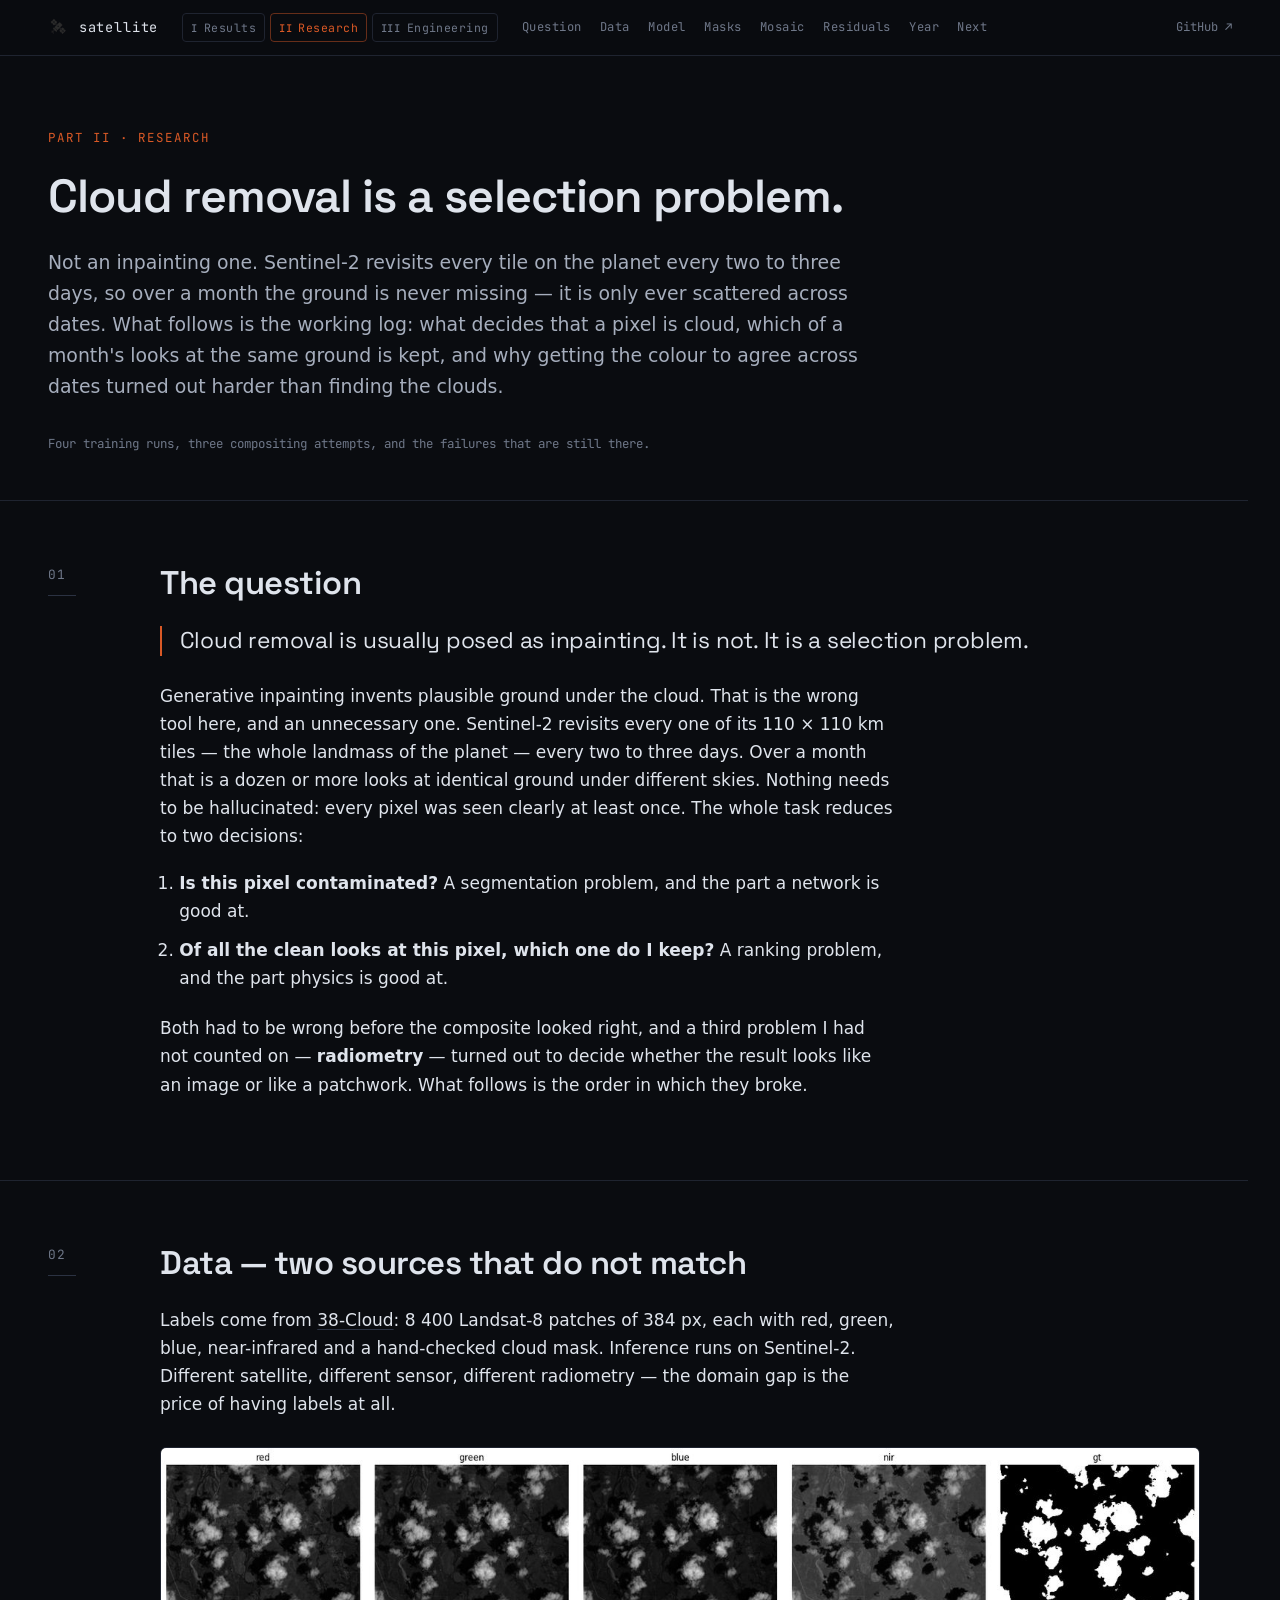
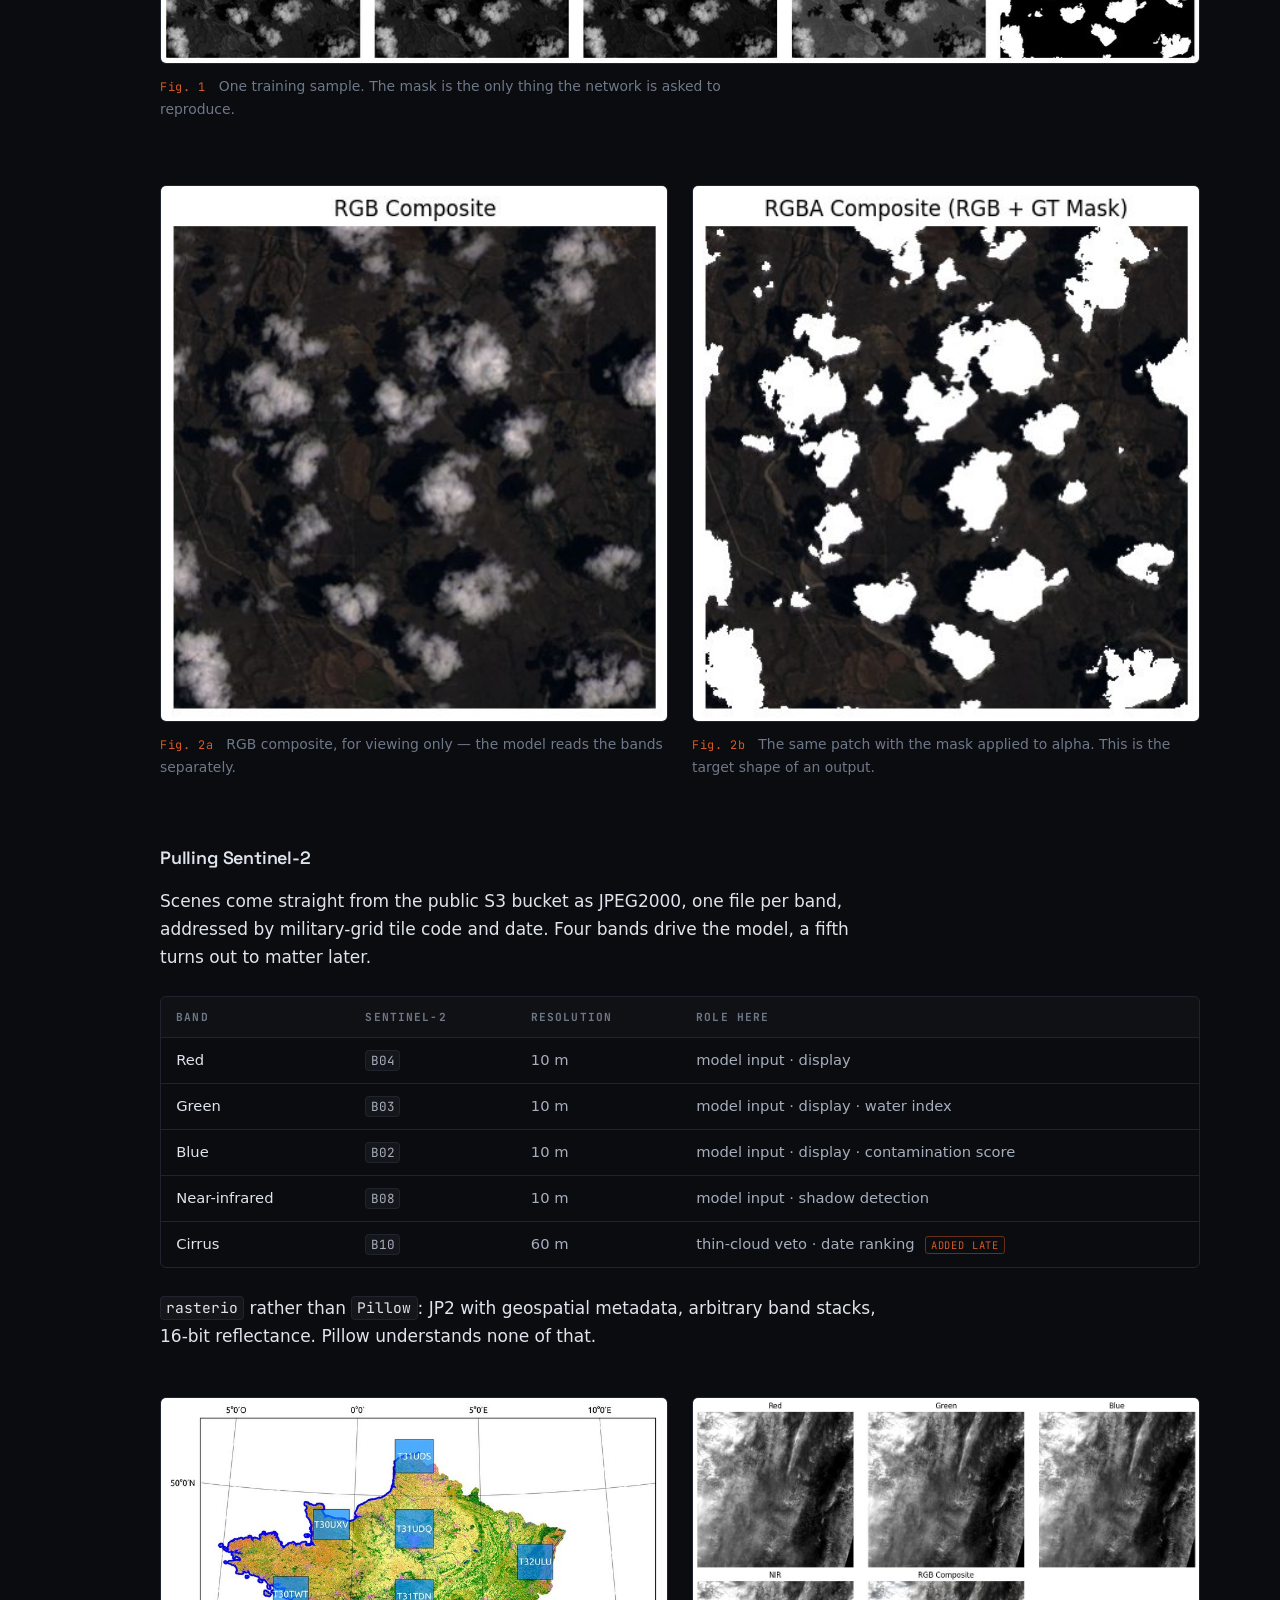
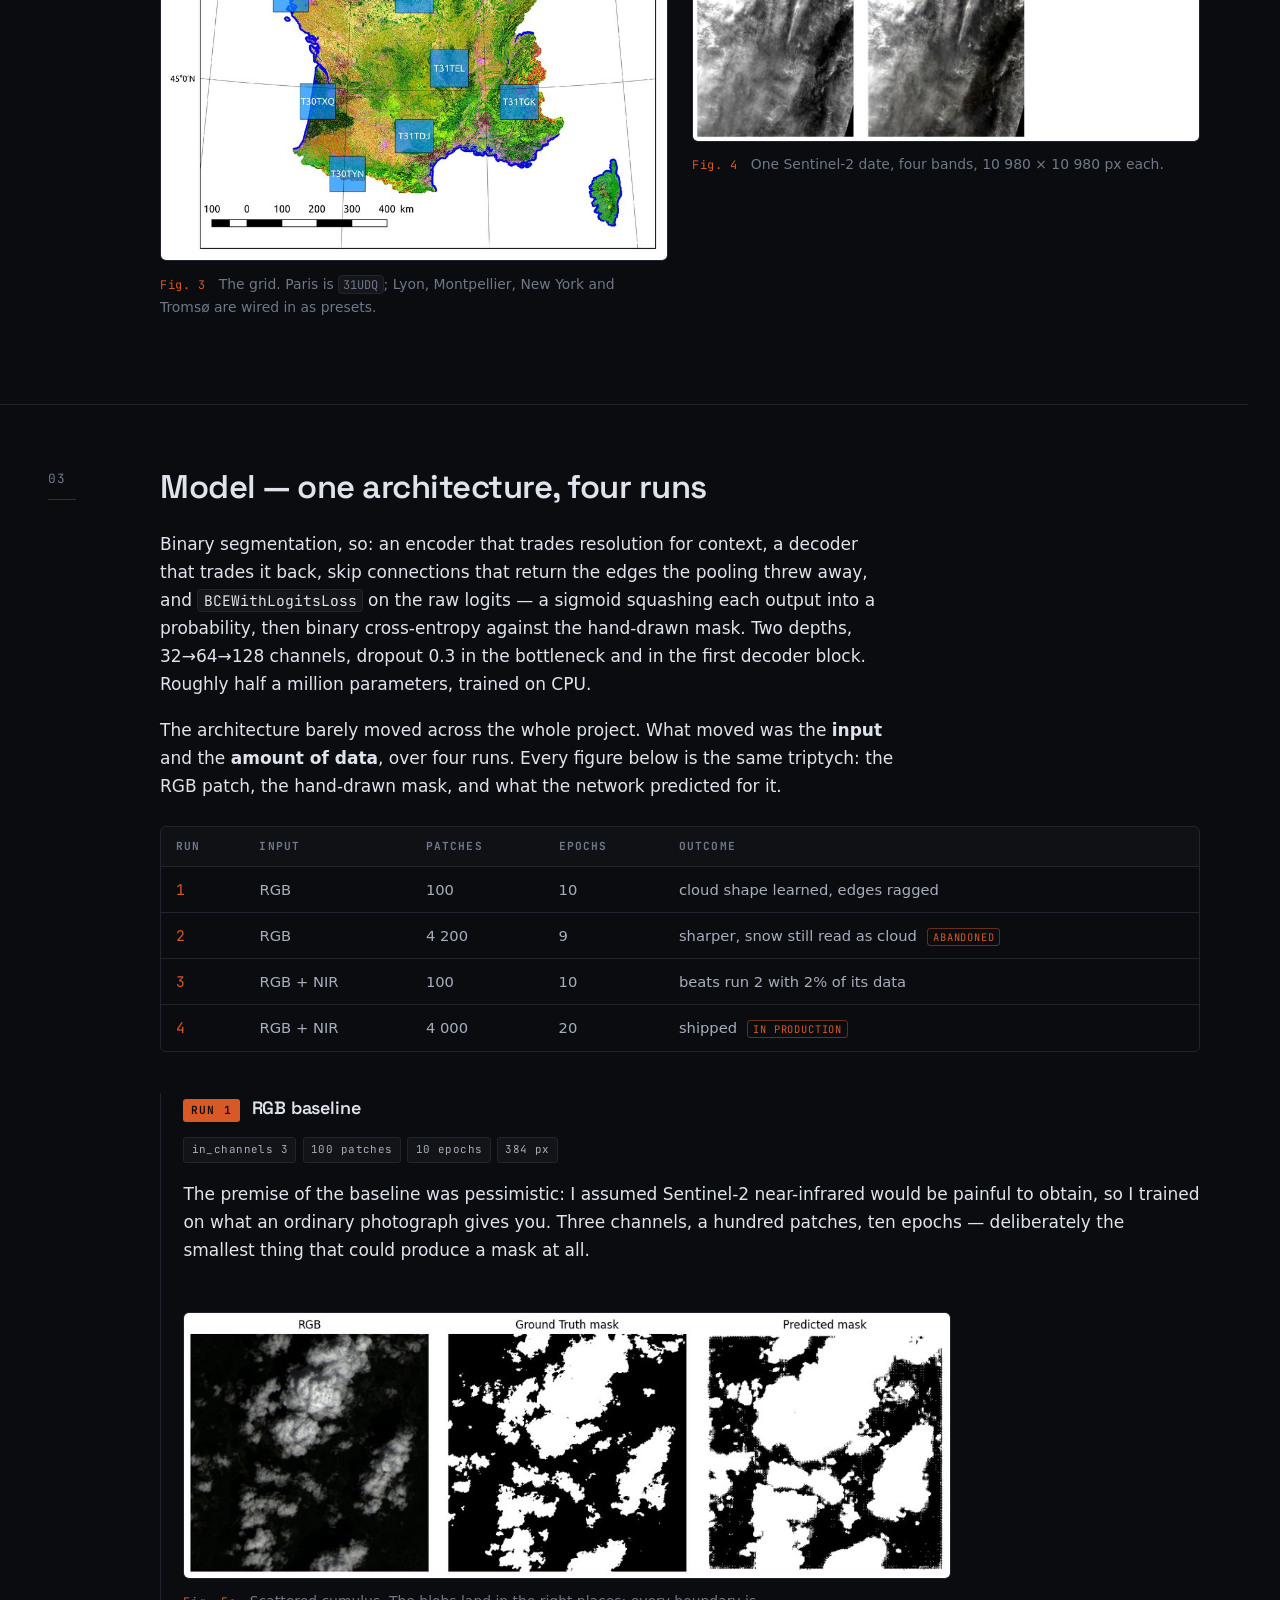
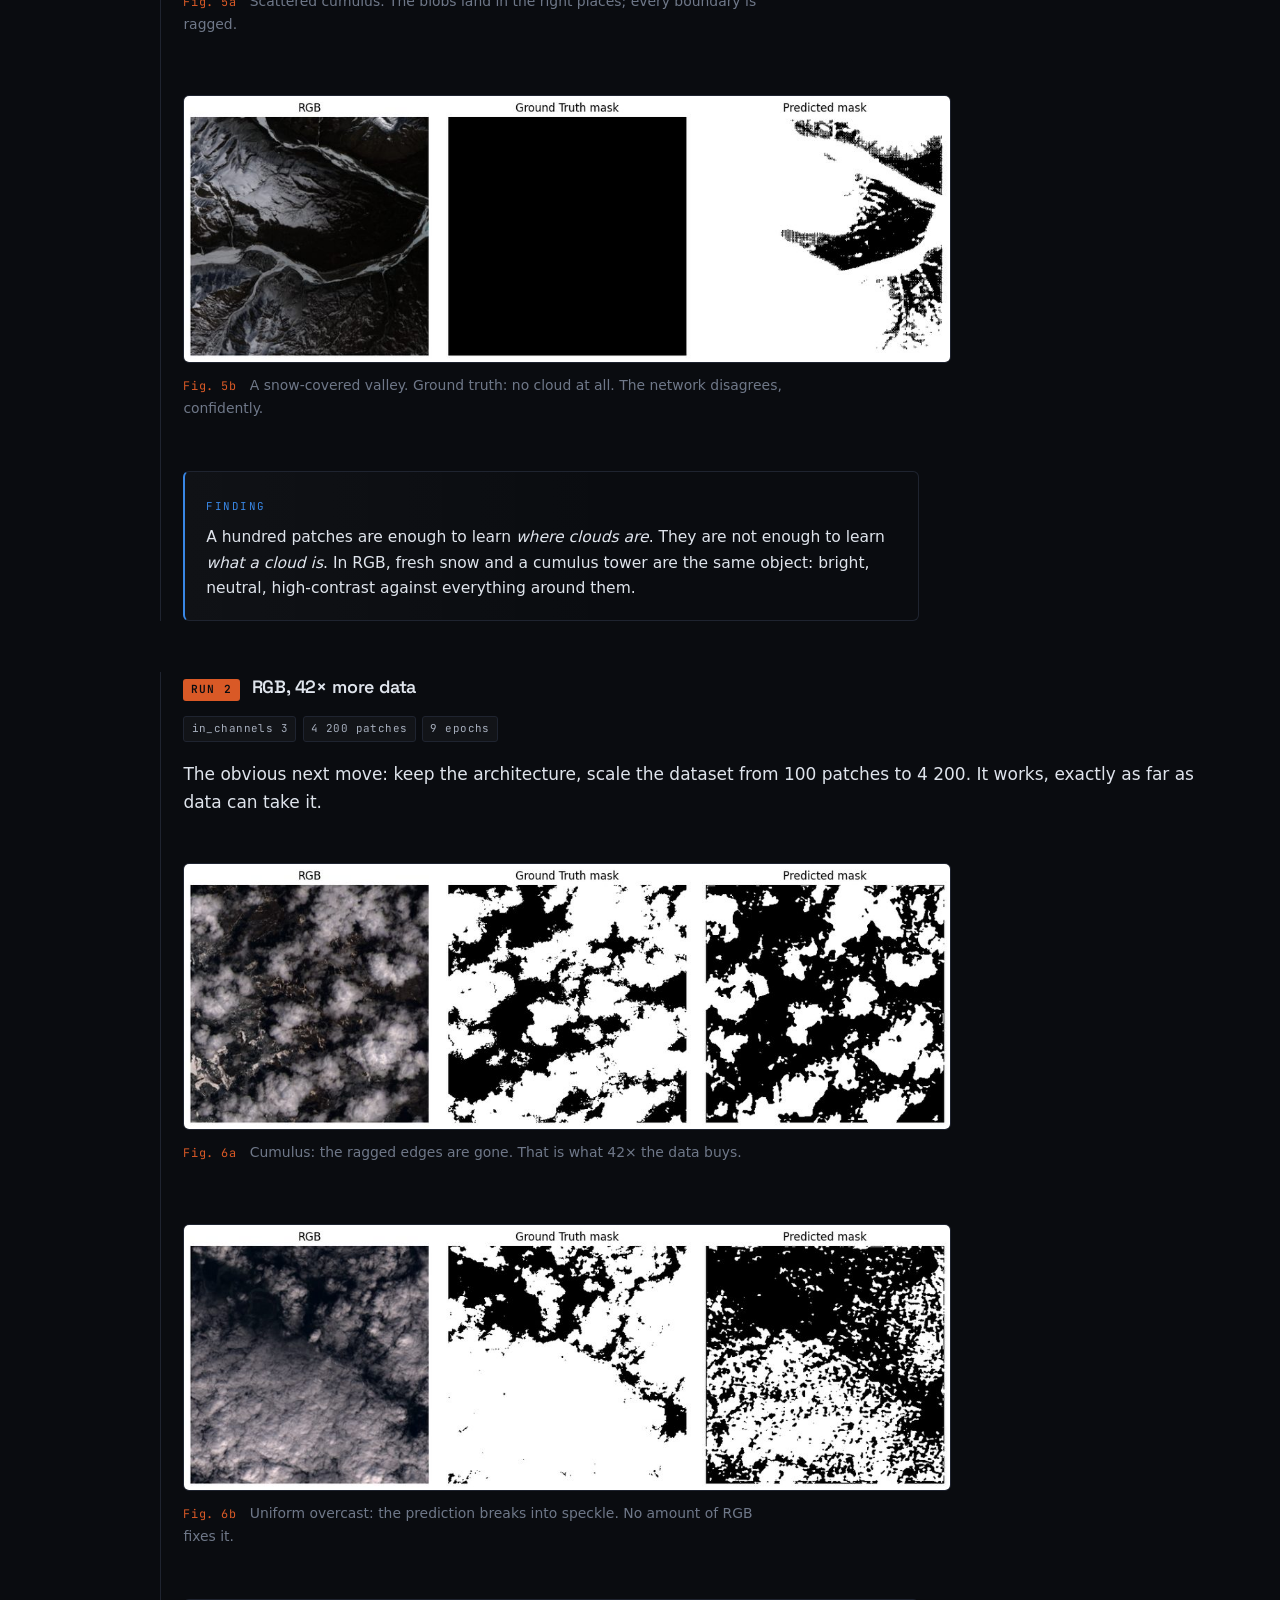
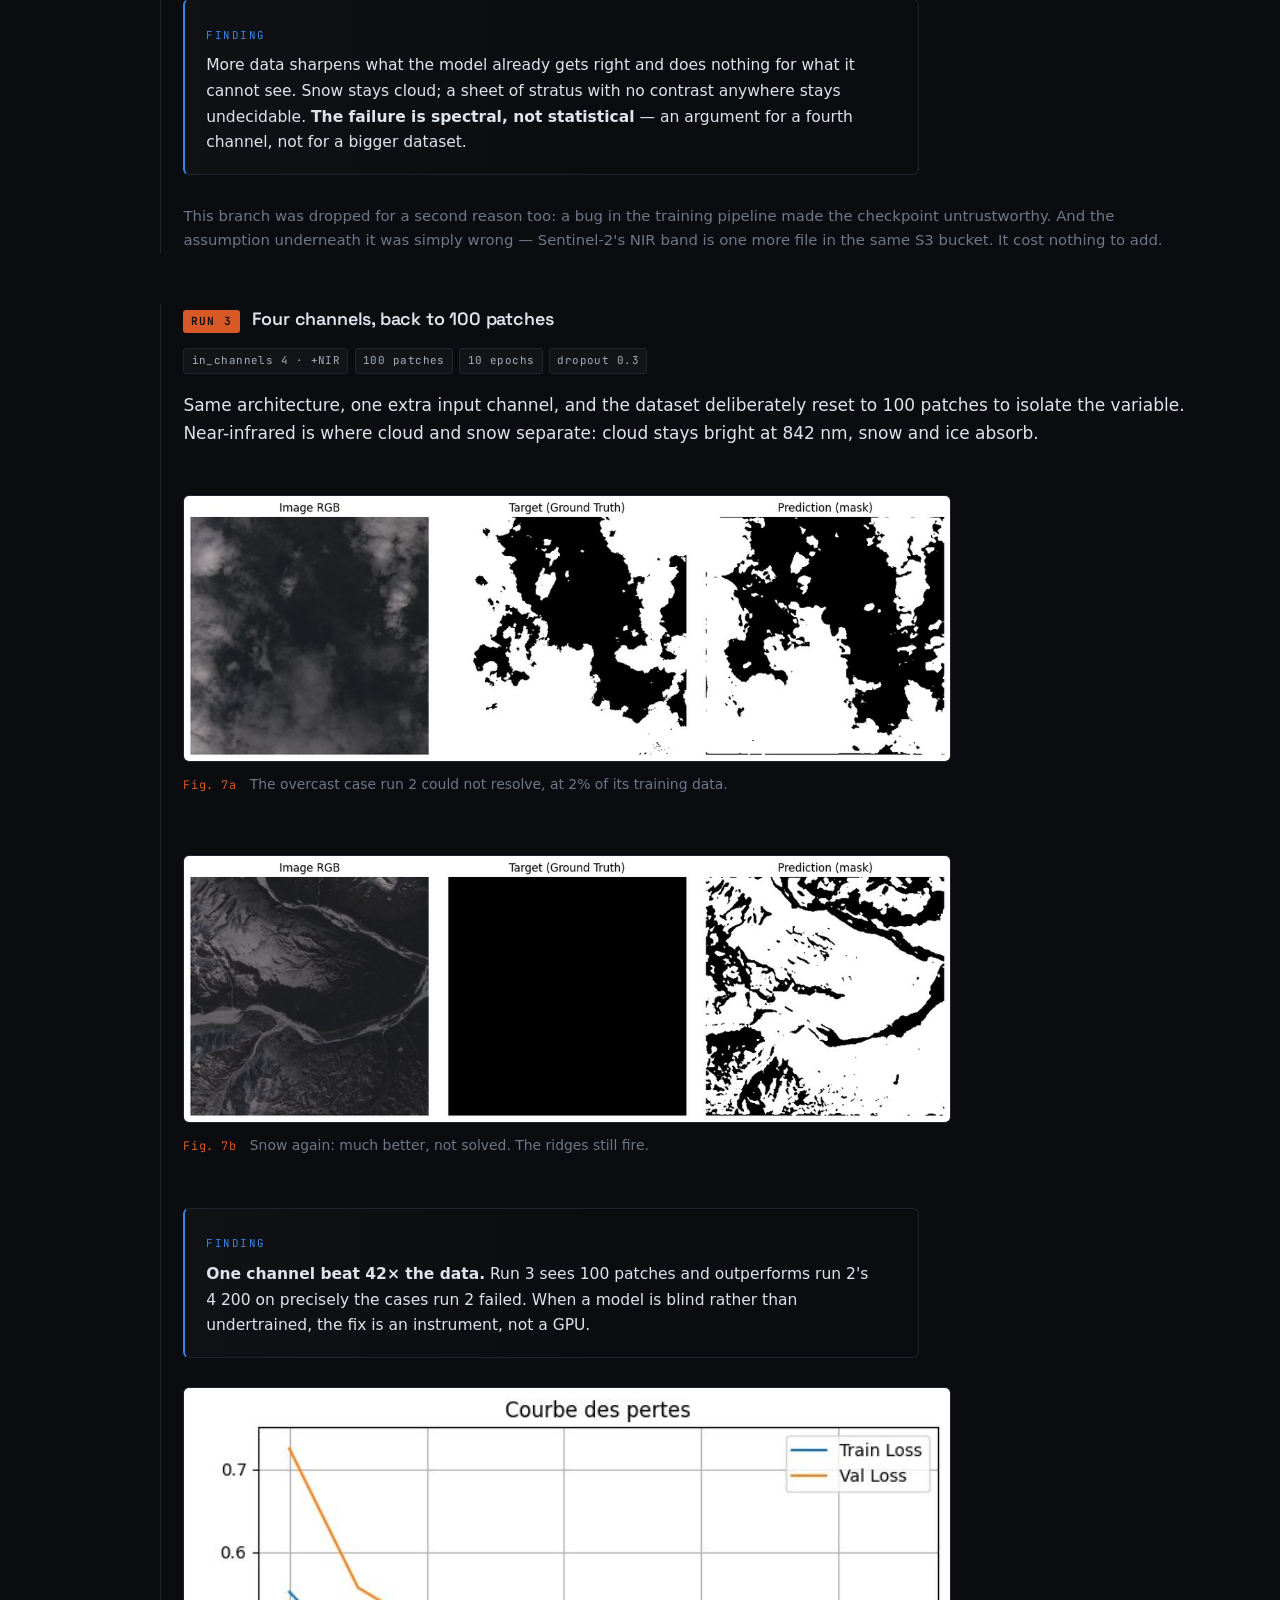
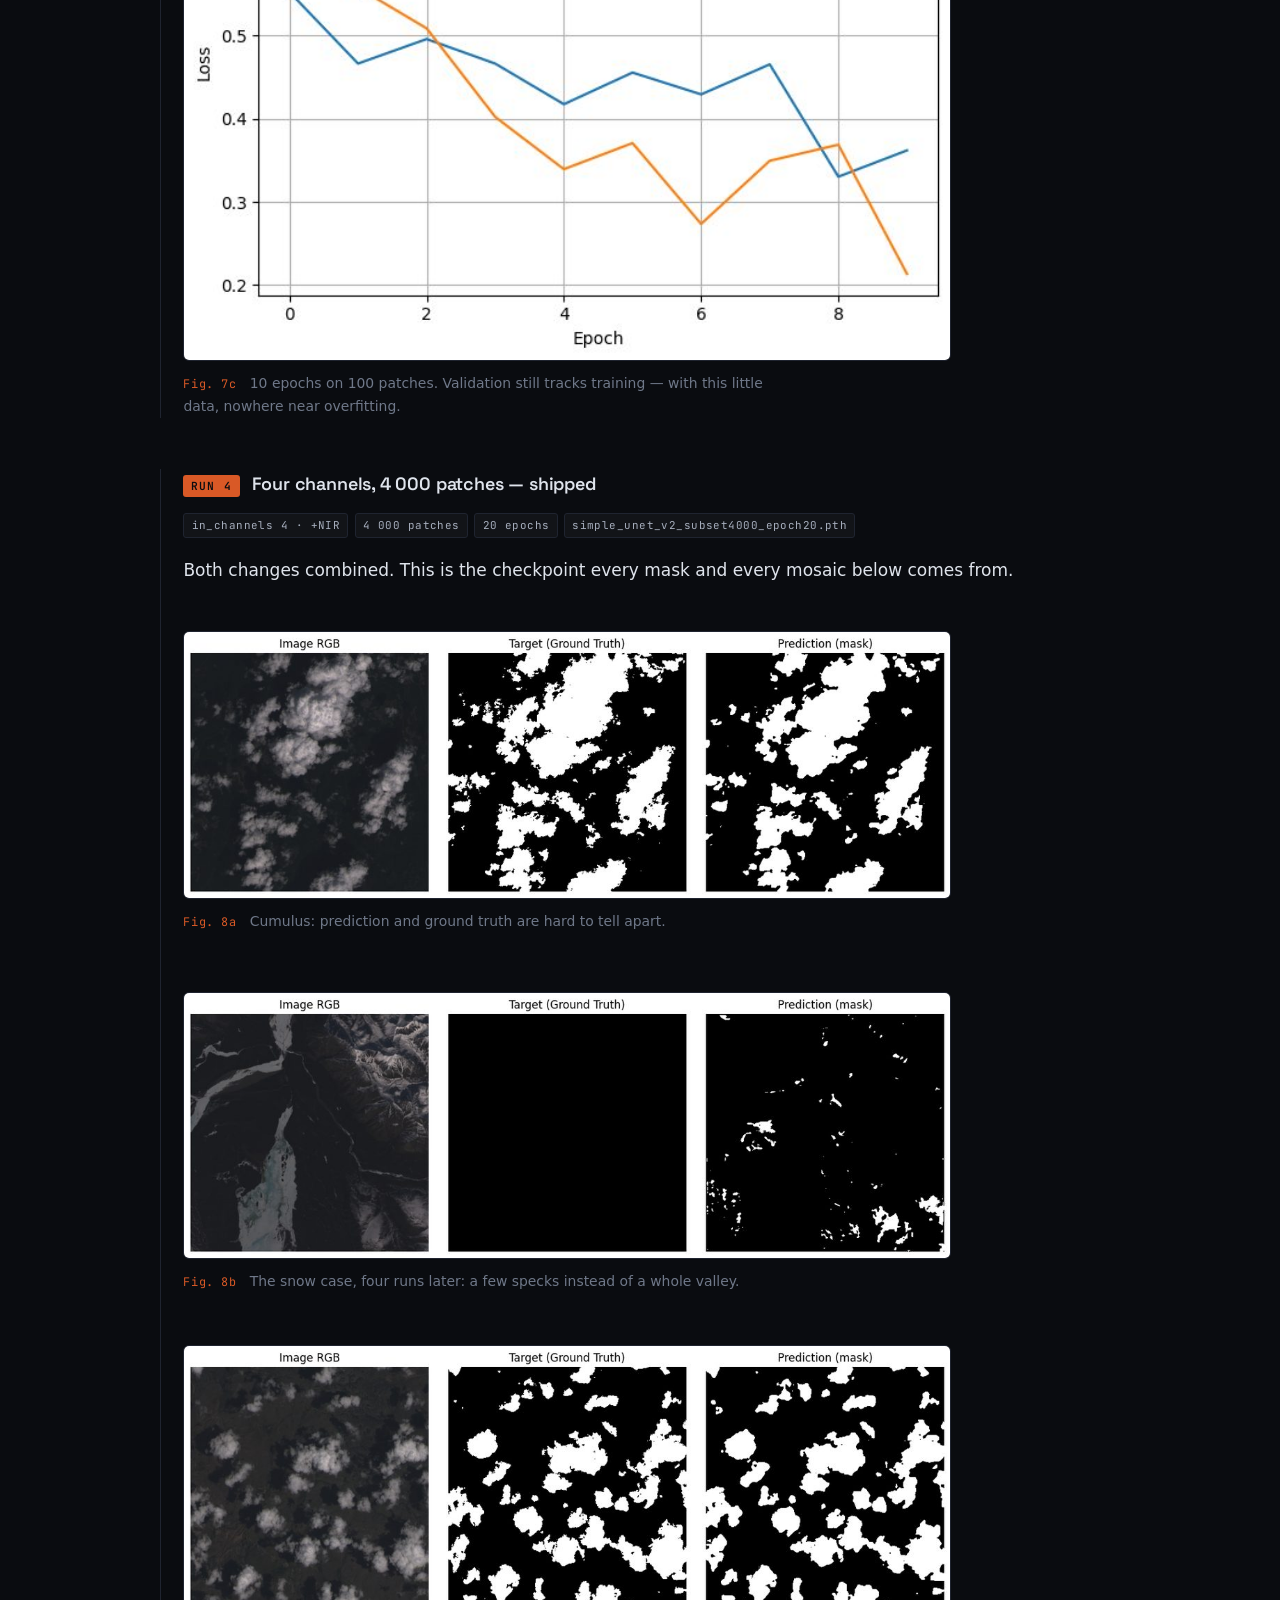
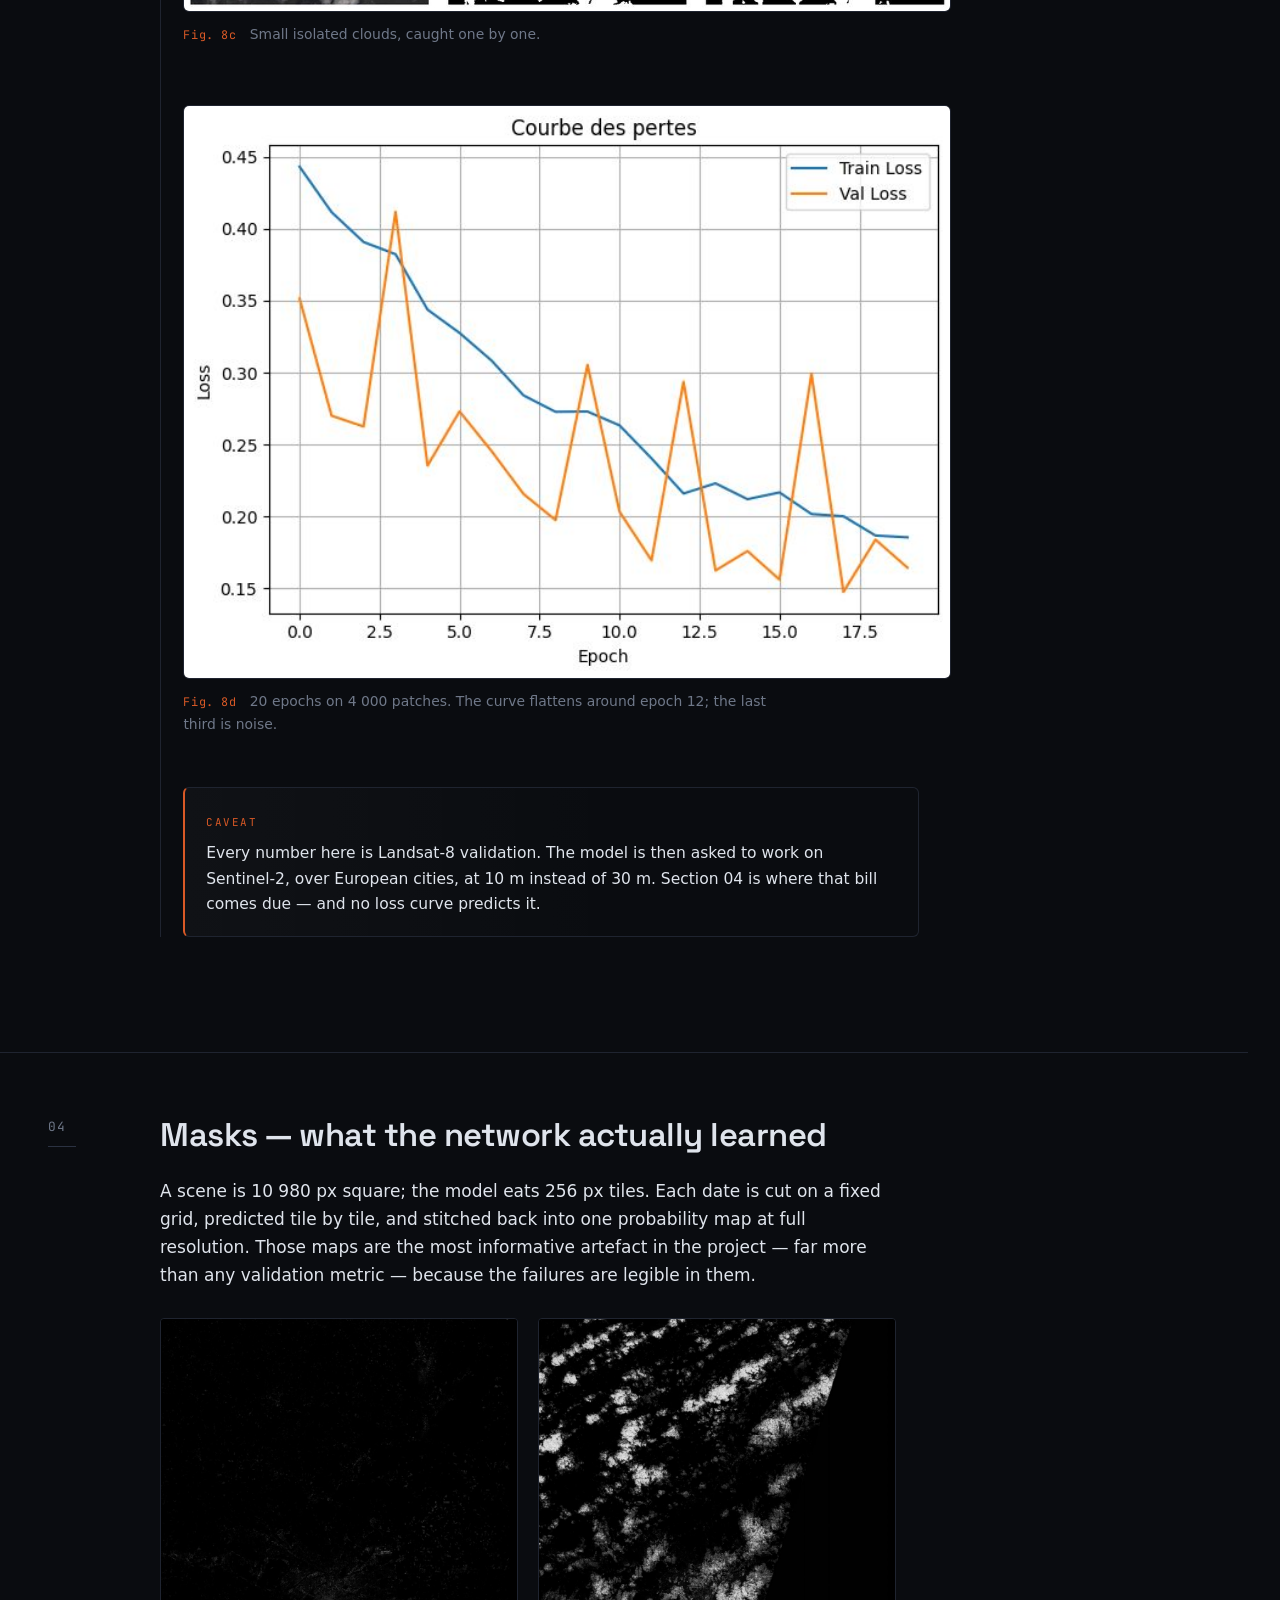
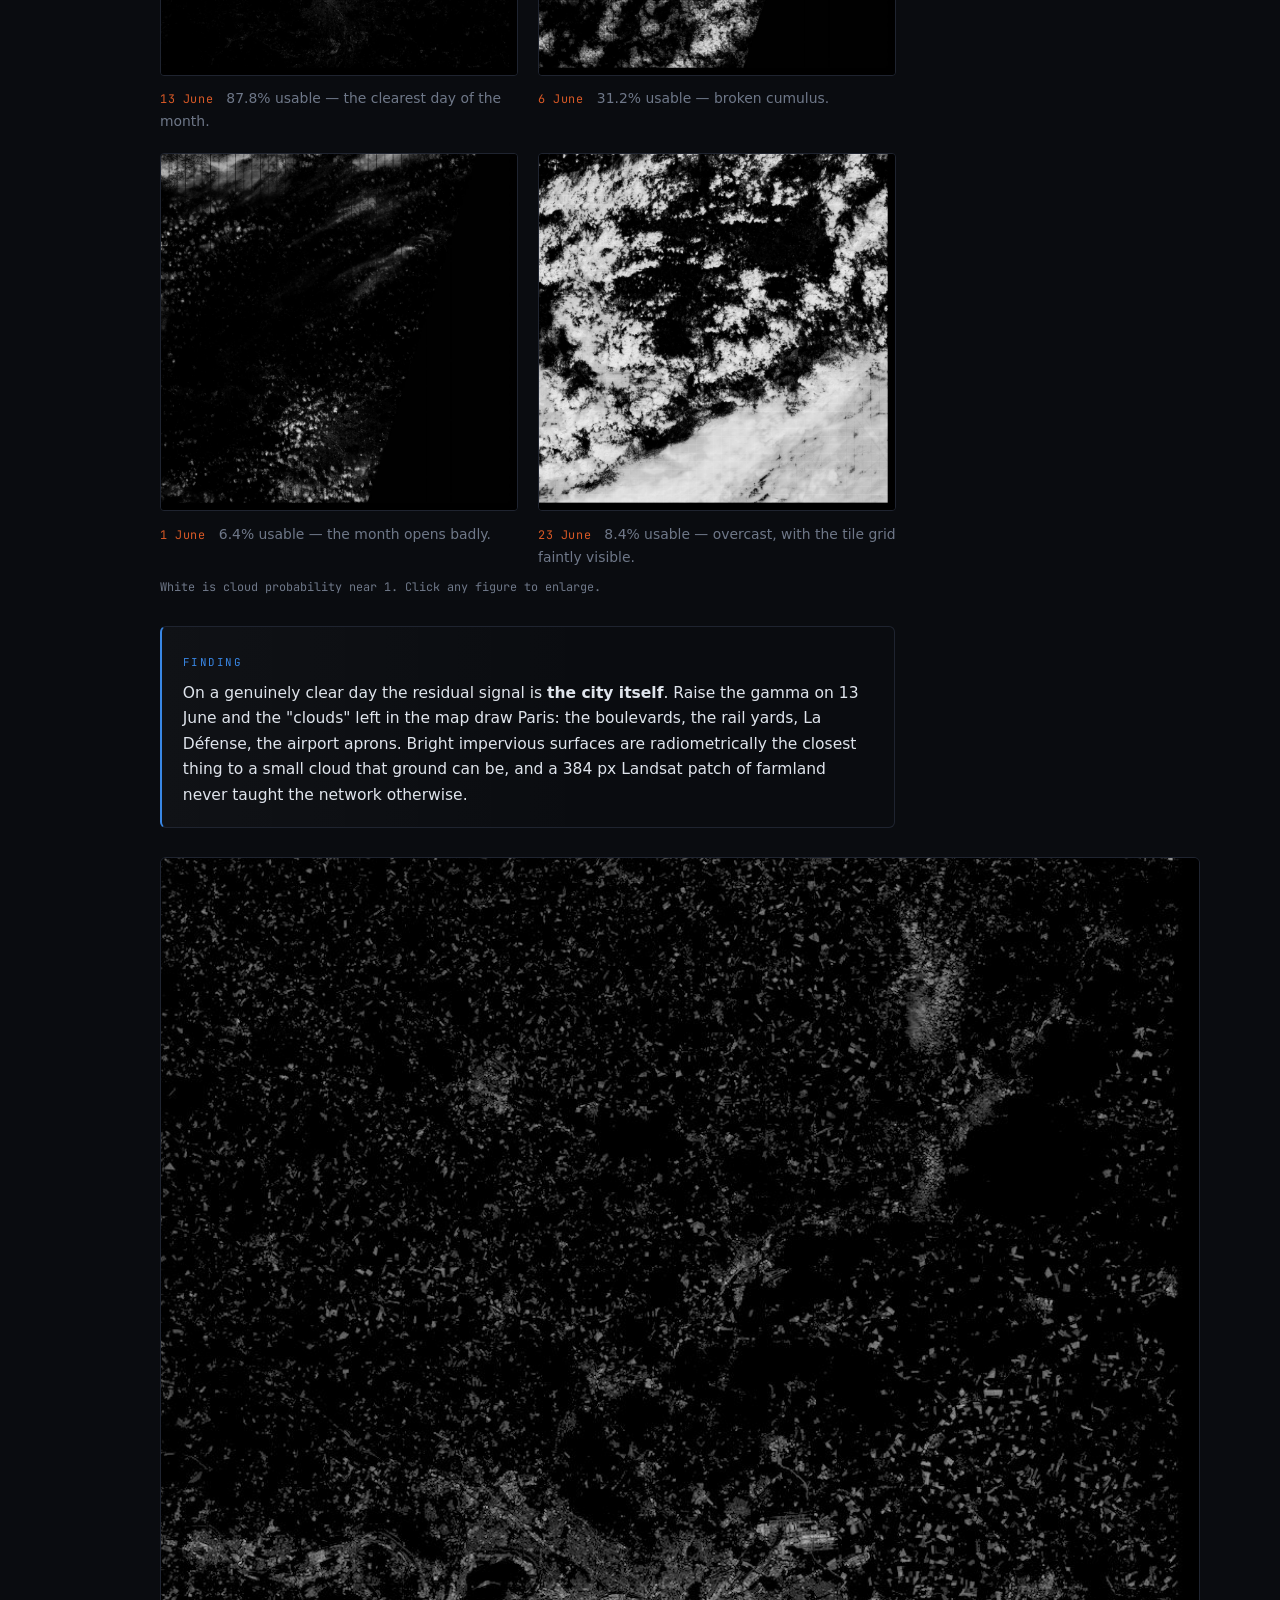
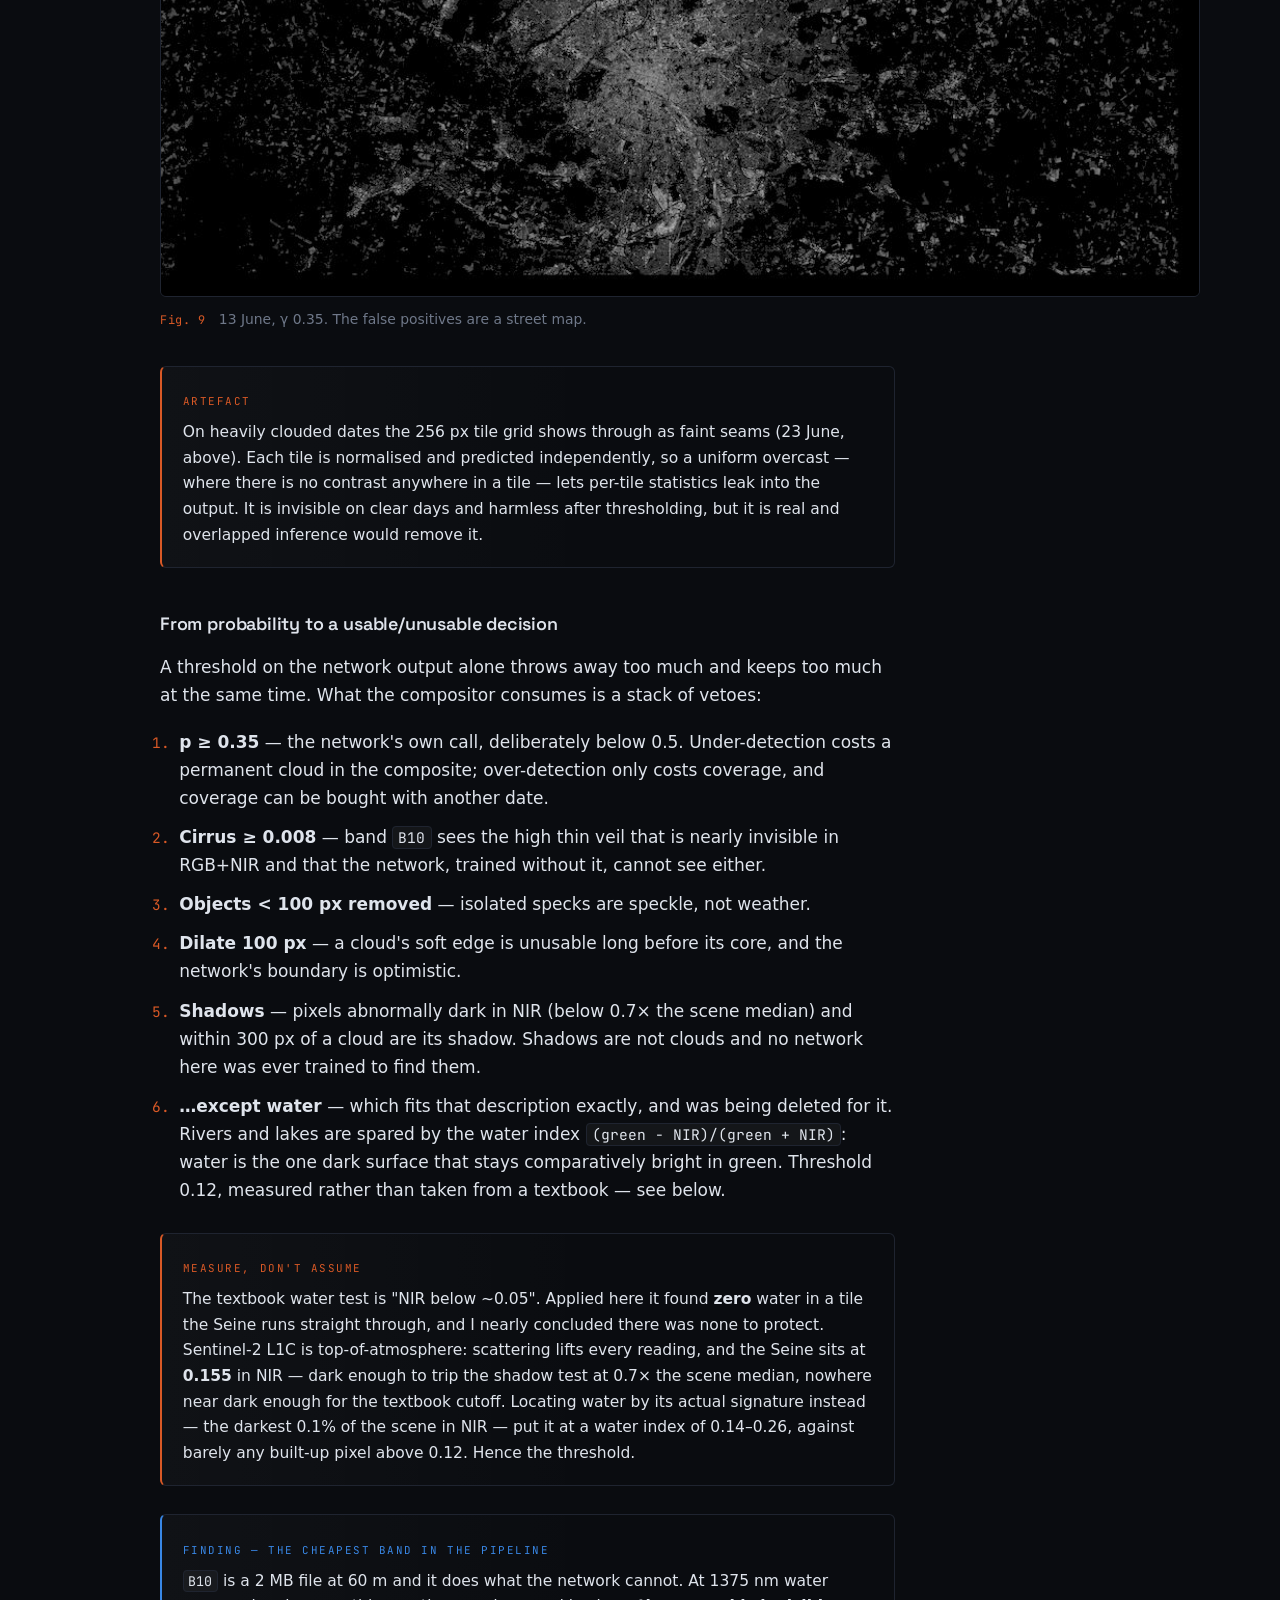
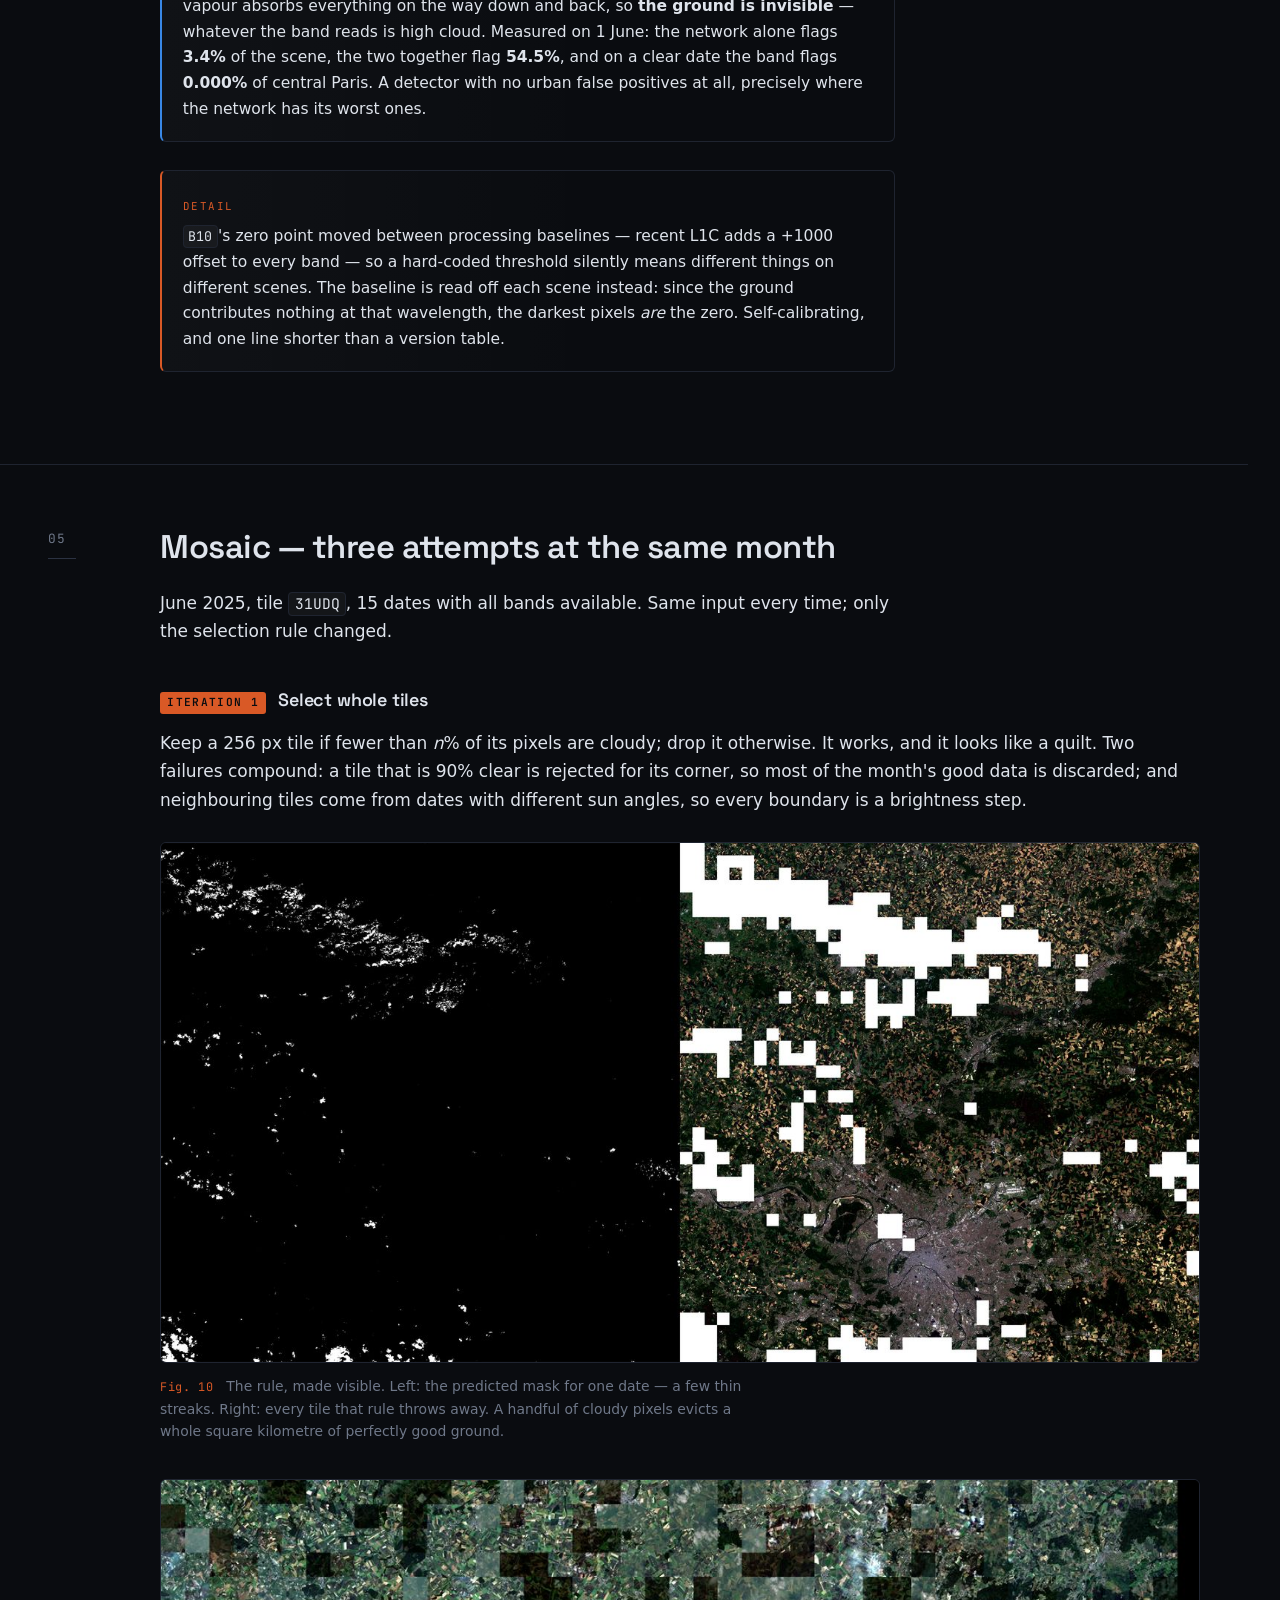
<file: research.html>
<!doctype html>
<html lang="en">
<head>
<meta charset="utf-8" />
<meta name="viewport" content="width=device-width, initial-scale=1" />
<title>Satellite &mdash; Part II &middot; Research</title>
<meta name="description" content="A working log: four U-Net training runs for cloud segmentation, what the predicted masks reveal, and three attempts at compositing a cloud-free month of Sentinel-2." />
<meta name="author" content="Tristan Giandoriggio" />
<meta property="og:title" content="Satellite &mdash; Part II &middot; Research" />
<meta property="og:description" content="Training runs, cloud masks, compositing experiments and residual failures." />
<meta property="og:image" content="assets/mask_2025-06-13_boost.jpg" />
<meta property="og:type" content="website" />
<link rel="icon" href="assets/logo.png" />
<link rel="preconnect" href="https://fonts.googleapis.com" />
<link rel="preconnect" href="https://fonts.gstatic.com" crossorigin />
<link href="https://fonts.googleapis.com/css2?family=Space+Grotesk:wght@500;600;700&family=JetBrains+Mono:wght@400;500&display=swap" rel="stylesheet" />
<link rel="stylesheet" href="styles.css" />
</head>
<body>

<a class="skip" href="#main">Skip to content</a>

<header class="topbar">
  <a class="brand" href="index.html">
    <img src="assets/logo.png" alt="" width="24" height="24" />
    <span>satellite</span>
  </a>
  <div class="parts" role="navigation" aria-label="Parts">
    <a class="part" href="index.html"><b>I</b> Results</a>
    <a class="part current" href="research.html" aria-current="page"><b>II</b> Research</a>
    <a class="part" href="engineering.html"><b>III</b> Engineering</a>
  </div>
  <nav class="tabs" aria-label="Sections">
    <a href="#question">Question</a>
    <a href="#data">Data</a>
    <a href="#model">Model</a>
    <a href="#masks">Masks</a>
    <a href="#mosaic">Mosaic</a>
    <a href="#residuals">Residuals</a>
    <a href="#year">Year</a>
    <a href="#next">Next</a>
  </nav>
  <a class="repo" href="https://github.com/tristanGIANDO/satellite">GitHub &#8599;</a>
</header>

<main id="main">

<section class="hero hero-slim" id="top">
  <div class="hero-inner">
    <p class="kicker">Part II &middot; Research</p>
    <h1>Cloud removal is a selection problem.</h1>
    <p class="lede">
      Not an inpainting one. Sentinel-2 revisits every tile on the planet every two to three days, so over a
      month the ground is never missing &mdash; it is only ever scattered across dates. What follows is the
      working log: what decides that a pixel is cloud, which of a month's looks at the same ground is kept,
      and why getting the colour to agree across dates turned out harder than finding the clouds.
    </p>
    <p class="byline">Four training runs, three compositing attempts, and the failures that are still there.</p>
  </div>
</section>

<!-- ───────────────────────────── 01 ───────────────────────────── -->
<section id="question" class="entry">
  <div class="rail"><span class="num">01</span></div>
  <div class="body">
    <h2>The question</h2>
    <p class="claim">
      Cloud removal is usually posed as inpainting. It is not. It is a selection problem.
    </p>
    <p>
      Generative inpainting invents plausible ground under the cloud. That is the wrong tool here, and an
      unnecessary one. Sentinel-2 revisits every one of its 110&nbsp;×&nbsp;110&nbsp;km tiles — the whole
      landmass of the planet — every two to three days. Over a month that is a dozen or more looks at
      identical ground under different skies. Nothing needs to be hallucinated: every pixel was seen clearly
      at least once. The whole task reduces to two decisions:
    </p>
    <ol class="decisions">
      <li><b>Is this pixel contaminated?</b> A segmentation problem, and the part a network is good at.</li>
      <li><b>Of all the clean looks at this pixel, which one do I keep?</b> A ranking problem, and the part
        physics is good at.</li>
    </ol>
    <p>
      Both had to be wrong before the composite looked right, and a third problem I had not counted on —
      <b>radiometry</b> — turned out to decide whether the result looks like an image or like a patchwork.
      What follows is the order in which they broke.
    </p>
  </div>
</section>

<!-- ───────────────────────────── 02 ───────────────────────────── -->
<section id="data" class="entry">
  <div class="rail"><span class="num">02</span></div>
  <div class="body">
    <h2>Data — two sources that do not match</h2>
    <p>
      Labels come from <a href="https://www.kaggle.com/datasets/sorour/38cloud-cloud-segmentation-in-satellite-images">38-Cloud</a>:
      8&nbsp;400 Landsat-8 patches of 384&nbsp;px, each with red, green, blue, near-infrared and a hand-checked cloud mask.
      Inference runs on Sentinel-2. Different satellite, different sensor, different radiometry — the domain
      gap is the price of having labels at all.
    </p>

    <figure class="fig">
      <img src="assets/dataset_channels.jpg" alt="The five channels of a 38-Cloud patch: red, green, blue, near-infrared and the ground-truth mask" loading="lazy" />
      <figcaption><span class="fignum">Fig. 1</span> One training sample. The mask is the only thing the network is asked to reproduce.</figcaption>
    </figure>

    <div class="fig-row">
      <figure class="fig">
        <img src="assets/dataset_rgb.jpg" alt="RGB composite of a training patch" loading="lazy" />
        <figcaption><span class="fignum">Fig. 2a</span> RGB composite, for viewing only — the model reads the bands separately.</figcaption>
      </figure>
      <figure class="fig">
        <img src="assets/dataset_rgba.jpg" alt="Same patch with the cloudy pixels cut out through the alpha channel" loading="lazy" />
        <figcaption><span class="fignum">Fig. 2b</span> The same patch with the mask applied to alpha. This is the target shape of an output.</figcaption>
      </figure>
    </div>

    <h3>Pulling Sentinel-2</h3>
    <p>
      Scenes come straight from the public S3 bucket as JPEG2000, one file per band, addressed by
      military-grid tile code and date. Four bands drive the model, a fifth turns out to matter later.
    </p>

    <div class="table-wrap">
      <table class="bands">
        <thead><tr><th>Band</th><th>Sentinel-2</th><th>Resolution</th><th>Role here</th></tr></thead>
        <tbody>
          <tr><td>Red</td><td><code>B04</code></td><td>10 m</td><td>model input · display</td></tr>
          <tr><td>Green</td><td><code>B03</code></td><td>10 m</td><td>model input · display · water index</td></tr>
          <tr><td>Blue</td><td><code>B02</code></td><td>10 m</td><td>model input · display · contamination score</td></tr>
          <tr><td>Near-infrared</td><td><code>B08</code></td><td>10 m</td><td>model input · shadow detection</td></tr>
          <tr><td>Cirrus</td><td><code>B10</code></td><td>60 m</td><td>thin-cloud veto · date ranking <span class="tag">added late</span></td></tr>
        </tbody>
      </table>
    </div>

    <p>
      <code>rasterio</code> rather than <code>Pillow</code>: JP2 with geospatial metadata, arbitrary band
      stacks, 16-bit reflectance. Pillow understands none of that.
    </p>

    <div class="fig-row">
      <figure class="fig">
        <img src="assets/sentinel_tiles_ref.jpg" alt="Sentinel-2 military grid tiles over France" loading="lazy" />
        <figcaption><span class="fignum">Fig. 3</span> The grid. Paris is <code>31UDQ</code>; Lyon, Montpellier, New&nbsp;York and Tromsø are wired in as presets.</figcaption>
      </figure>
      <figure class="fig">
        <img src="assets/sentinel_bands.jpg" alt="The four Sentinel-2 bands of one scene shown separately" loading="lazy" />
        <figcaption><span class="fignum">Fig. 4</span> One Sentinel-2 date, four bands, 10 980&nbsp;×&nbsp;10 980&nbsp;px each.</figcaption>
      </figure>
    </div>
  </div>
</section>

<!-- MODEL -->
<section id="model" class="entry">
  <div class="rail"><span class="num">03</span></div>
  <div class="body">
    <h2>Model &mdash; one architecture, four runs</h2>
    <p>
      Binary segmentation, so: an encoder that trades resolution for context, a decoder that trades it back,
      skip connections that return the edges the pooling threw away, and <code>BCEWithLogitsLoss</code> on the
      raw logits &mdash; a sigmoid squashing each output into a probability, then binary cross-entropy against
      the hand-drawn mask. Two depths, 32&rarr;64&rarr;128 channels, dropout 0.3 in the bottleneck and in the
      first decoder block. Roughly half a million parameters, trained on CPU.
    </p>
    <p>
      The architecture barely moved across the whole project. What moved was the <b>input</b> and the
      <b>amount of data</b>, over four runs. Every figure below is the same triptych: the RGB patch, the
      hand-drawn mask, and what the network predicted for it.
    </p>

    <div class="table-wrap">
      <table class="bands runs">
        <thead><tr><th>Run</th><th>Input</th><th>Patches</th><th>Epochs</th><th>Outcome</th></tr></thead>
        <tbody>
          <tr><td>1</td><td>RGB</td><td>100</td><td>10</td><td>cloud shape learned, edges ragged</td></tr>
          <tr><td>2</td><td>RGB</td><td>4&nbsp;200</td><td>9</td><td>sharper, snow still read as cloud <span class="tag">abandoned</span></td></tr>
          <tr><td>3</td><td>RGB + NIR</td><td>100</td><td>10</td><td>beats run 2 with 2% of its data</td></tr>
          <tr><td>4</td><td>RGB + NIR</td><td>4&nbsp;000</td><td>20</td><td>shipped <span class="tag">in production</span></td></tr>
        </tbody>
      </table>
    </div>

    <div class="run">
      <h3><span class="it">Run 1</span> RGB baseline</h3>
      <p class="runcard"><span>in_channels 3</span><span>100 patches</span><span>10 epochs</span><span>384 px</span></p>
      <p>
        The premise of the baseline was pessimistic: I assumed Sentinel-2 near-infrared would be painful to
        obtain, so I trained on what an ordinary photograph gives you. Three channels, a hundred patches, ten
        epochs &mdash; deliberately the smallest thing that could produce a mask at all.
      </p>
      <div class="fig-row">
        <figure class="fig">
          <img src="assets/v1_s100_cumulus.jpg" alt="RGB patch, ground-truth mask and predicted mask for a scattered-cumulus scene" loading="lazy" />
          <figcaption><span class="fignum">Fig. 5a</span> Scattered cumulus. The blobs land in the right places; every boundary is ragged.</figcaption>
        </figure>
        <figure class="fig">
          <img src="assets/v1_s100_snow.jpg" alt="RGB patch of a snow-covered valley, an empty ground-truth mask, and a prediction covering the snow" loading="lazy" />
          <figcaption><span class="fignum">Fig. 5b</span> A snow-covered valley. Ground truth: no cloud at all. The network disagrees, confidently.</figcaption>
        </figure>
      </div>
      <div class="callout finding">
        <span class="label">Finding</span>
        <p>
          A hundred patches are enough to learn <i>where clouds are</i>. They are not enough to learn
          <i>what a cloud is</i>. In RGB, fresh snow and a cumulus tower are the same object: bright, neutral,
          high-contrast against everything around them.
        </p>
      </div>
    </div>

    <div class="run">
      <h3><span class="it">Run 2</span> RGB, 42&times; more data</h3>
      <p class="runcard"><span>in_channels 3</span><span>4&nbsp;200 patches</span><span>9 epochs</span></p>
      <p>
        The obvious next move: keep the architecture, scale the dataset from 100 patches to 4&nbsp;200. It
        works, exactly as far as data can take it.
      </p>
      <div class="fig-row">
        <figure class="fig">
          <img src="assets/v1_s4200_cumulus.jpg" alt="RGB triptych on a cumulus scene after training on 4200 patches" loading="lazy" />
          <figcaption><span class="fignum">Fig. 6a</span> Cumulus: the ragged edges are gone. That is what 42&times; the data buys.</figcaption>
        </figure>
        <figure class="fig">
          <img src="assets/v1_s4200_overcast.jpg" alt="RGB triptych on a uniform overcast scene, prediction is speckled" loading="lazy" />
          <figcaption><span class="fignum">Fig. 6b</span> Uniform overcast: the prediction breaks into speckle. No amount of RGB fixes it.</figcaption>
        </figure>
      </div>
      <div class="callout finding">
        <span class="label">Finding</span>
        <p>
          More data sharpens what the model already gets right and does nothing for what it cannot see. Snow
          stays cloud; a sheet of stratus with no contrast anywhere stays undecidable. <b>The failure is
          spectral, not statistical</b> &mdash; an argument for a fourth channel, not for a bigger dataset.
        </p>
      </div>
      <p class="aside">
        This branch was dropped for a second reason too: a bug in the training pipeline made the checkpoint
        untrustworthy. And the assumption underneath it was simply wrong &mdash; Sentinel-2's NIR band is one
        more file in the same S3 bucket. It cost nothing to add.
      </p>
    </div>

    <div class="run">
      <h3><span class="it">Run 3</span> Four channels, back to 100 patches</h3>
      <p class="runcard"><span>in_channels 4 &middot; +NIR</span><span>100 patches</span><span>10 epochs</span><span>dropout 0.3</span></p>
      <p>
        Same architecture, one extra input channel, and the dataset deliberately reset to 100 patches to
        isolate the variable. Near-infrared is where cloud and snow separate: cloud stays bright at 842&nbsp;nm,
        snow and ice absorb.
      </p>
      <div class="fig-row">
        <figure class="fig">
          <img src="assets/v2_s100_overcast.jpg" alt="Four-channel model triptych on a hazy overcast scene" loading="lazy" />
          <figcaption><span class="fignum">Fig. 7a</span> The overcast case run 2 could not resolve, at 2% of its training data.</figcaption>
        </figure>
        <figure class="fig">
          <img src="assets/v2_s100_snow.jpg" alt="Four-channel model triptych on the snow valley, prediction still firing on the ridges" loading="lazy" />
          <figcaption><span class="fignum">Fig. 7b</span> Snow again: much better, not solved. The ridges still fire.</figcaption>
        </figure>
      </div>
      <div class="callout finding">
        <span class="label">Finding</span>
        <p>
          <b>One channel beat 42&times; the data.</b> Run 3 sees 100 patches and outperforms run 2's 4&nbsp;200
          on precisely the cases run 2 failed. When a model is blind rather than undertrained, the fix is an
          instrument, not a GPU.
        </p>
      </div>
      <figure class="fig narrow">
        <img src="assets/v2_s100_loss.jpg" alt="Training and validation loss over 10 epochs on 100 patches" loading="lazy" />
        <figcaption><span class="fignum">Fig. 7c</span> 10 epochs on 100 patches. Validation still tracks training &mdash; with this little data, nowhere near overfitting.</figcaption>
      </figure>
    </div>

    <div class="run">
      <h3><span class="it">Run 4</span> Four channels, 4&nbsp;000 patches &mdash; shipped</h3>
      <p class="runcard"><span>in_channels 4 &middot; +NIR</span><span>4&nbsp;000 patches</span><span>20 epochs</span><span>simple_unet_v2_subset4000_epoch20.pth</span></p>
      <p>
        Both changes combined. This is the checkpoint every mask and every mosaic below comes from.
      </p>
      <div class="fig-row">
        <figure class="fig">
          <img src="assets/v2_s4000_cumulus.jpg" alt="Final model triptych on scattered cumulus, prediction closely matching ground truth" loading="lazy" />
          <figcaption><span class="fignum">Fig. 8a</span> Cumulus: prediction and ground truth are hard to tell apart.</figcaption>
        </figure>
        <figure class="fig">
          <img src="assets/v2_s4000_snow.jpg" alt="Final model triptych on the snow scene, only specks predicted" loading="lazy" />
          <figcaption><span class="fignum">Fig. 8b</span> The snow case, four runs later: a few specks instead of a whole valley.</figcaption>
        </figure>
      </div>
      <div class="fig-row">
        <figure class="fig">
          <img src="assets/v2_s4000_small.jpg" alt="Final model triptych on small scattered clouds" loading="lazy" />
          <figcaption><span class="fignum">Fig. 8c</span> Small isolated clouds, caught one by one.</figcaption>
        </figure>
        <figure class="fig">
          <img src="assets/train_v2_s4000_loss.jpg" alt="Training and validation loss over 20 epochs" loading="lazy" />
          <figcaption><span class="fignum">Fig. 8d</span> 20 epochs on 4&nbsp;000 patches. The curve flattens around epoch 12; the last third is noise.</figcaption>
        </figure>
      </div>
      <div class="callout caution">
        <span class="label">Caveat</span>
        <p>
          Every number here is Landsat-8 validation. The model is then asked to work on Sentinel-2, over
          European cities, at 10&nbsp;m instead of 30&nbsp;m. Section 04 is where that bill comes due &mdash;
          and no loss curve predicts it.
        </p>
      </div>
    </div>
  </div>
</section>

<!-- ───────────────────────────── 04 ───────────────────────────── -->
<section id="masks" class="entry">
  <div class="rail"><span class="num">04</span></div>
  <div class="body">
    <h2>Masks — what the network actually learned</h2>
    <p>
      A scene is 10 980&nbsp;px square; the model eats 256&nbsp;px tiles. Each date is cut on a fixed grid,
      predicted tile by tile, and stitched back into one probability map at full resolution. Those maps are
      the most informative artefact in the project — far more than any validation metric — because the
      failures are legible in them.
    </p>

    <div class="mask-grid">
      <figure class="fig mask">
        <img src="assets/mask_2025-06-13.jpg" alt="Cloud probability map for 13 June 2025, almost entirely black" loading="lazy" />
        <figcaption><span class="fignum">13 June</span> 87.8% usable — the clearest day of the month.</figcaption>
      </figure>
      <figure class="fig mask">
        <img src="assets/mask_2025-06-06.jpg" alt="Cloud probability map for 6 June 2025" loading="lazy" />
        <figcaption><span class="fignum">6 June</span> 31.2% usable — broken cumulus.</figcaption>
      </figure>
      <figure class="fig mask">
        <img src="assets/mask_2025-06-01.jpg" alt="Cloud probability map for 1 June 2025" loading="lazy" />
        <figcaption><span class="fignum">1 June</span> 6.4% usable — the month opens badly.</figcaption>
      </figure>
      <figure class="fig mask">
        <img src="assets/mask_2025-06-23.jpg" alt="Cloud probability map for 23 June 2025, mostly white" loading="lazy" />
        <figcaption><span class="fignum">23 June</span> 8.4% usable — overcast, with the tile grid faintly visible.</figcaption>
      </figure>
    </div>
    <p class="caption-note">White is cloud probability near 1. Click any figure to enlarge.</p>

    <div class="callout finding">
      <span class="label">Finding</span>
      <p>
        On a genuinely clear day the residual signal is <b>the city itself</b>. Raise the gamma on 13 June and
        the "clouds" left in the map draw Paris: the boulevards, the rail yards, La Défense, the airport
        aprons. Bright impervious surfaces are radiometrically the closest thing to a small cloud that ground
        can be, and a 384&nbsp;px Landsat patch of farmland never taught the network otherwise.
      </p>
    </div>

    <figure class="fig">
      <img src="assets/mask_2025-06-13_boost.jpg" alt="Same 13 June probability map with gamma raised, revealing the road network of Paris" loading="lazy" />
      <figcaption><span class="fignum">Fig. 9</span> 13 June, γ&nbsp;0.35. The false positives are a street map.</figcaption>
    </figure>

    <div class="callout caution">
      <span class="label">Artefact</span>
      <p>
        On heavily clouded dates the 256&nbsp;px tile grid shows through as faint seams (23 June, above).
        Each tile is normalised and predicted independently, so a uniform overcast — where there is no
        contrast anywhere in a tile — lets per-tile statistics leak into the output. It is invisible on clear
        days and harmless after thresholding, but it is real and overlapped inference would remove it.
      </p>
    </div>

    <h3>From probability to a usable/unusable decision</h3>
    <p>
      A threshold on the network output alone throws away too much and keeps too much at the same time.
      What the compositor consumes is a stack of vetoes:
    </p>
    <ol class="steps">
      <li><b>p ≥ 0.35</b> — the network's own call, deliberately below 0.5. Under-detection costs a permanent
        cloud in the composite; over-detection only costs coverage, and coverage can be bought with another date.</li>
      <li><b>Cirrus ≥ 0.008</b> — band <code>B10</code> sees the high thin veil that is nearly invisible in
        RGB+NIR and that the network, trained without it, cannot see either.</li>
      <li><b>Objects &lt; 100&nbsp;px removed</b> — isolated specks are speckle, not weather.</li>
      <li><b>Dilate 100&nbsp;px</b> — a cloud's soft edge is unusable long before its core, and the network's
        boundary is optimistic.</li>
      <li><b>Shadows</b> — pixels abnormally dark in NIR (below 0.7× the scene median) and within 300&nbsp;px
        of a cloud are its shadow. Shadows are not clouds and no network here was ever trained to find them.</li>
      <li><b>…except water</b> — which fits that description exactly, and was being deleted for it. Rivers
        and lakes are spared by the water index <code>(green − NIR)/(green + NIR)</code>: water is the one
        dark surface that stays comparatively bright in green. Threshold 0.12, measured rather than taken
        from a textbook — see below.</li>
    </ol>

    <div class="callout caution">
      <span class="label">Measure, don't assume</span>
      <p>
        The textbook water test is "NIR below ~0.05". Applied here it found <b>zero</b> water in a tile the
        Seine runs straight through, and I nearly concluded there was none to protect. Sentinel-2 L1C is
        top-of-atmosphere: scattering lifts every reading, and the Seine sits at <b>0.155</b> in NIR — dark
        enough to trip the shadow test at 0.7× the scene median, nowhere near dark enough for the textbook
        cutoff. Locating water by its actual signature instead — the darkest 0.1% of the scene in NIR — put
        it at a water index of 0.14–0.26, against barely any built-up pixel above 0.12. Hence the threshold.
      </p>
    </div>

    <div class="callout finding">
      <span class="label">Finding — the cheapest band in the pipeline</span>
      <p>
        <code>B10</code> is a 2&nbsp;MB file at 60&nbsp;m and it does what the network cannot. At 1375&nbsp;nm
        water vapour absorbs everything on the way down and back, so <b>the ground is invisible</b> — whatever
        the band reads is high cloud. Measured on 1 June: the network alone flags <b>3.4%</b> of the scene,
        the two together flag <b>54.5%</b>, and on a clear date the band flags <b>0.000%</b> of central Paris.
        A detector with no urban false positives at all, precisely where the network has its worst ones.
      </p>
    </div>

    <div class="callout caution">
      <span class="label">Detail</span>
      <p>
        <code>B10</code>'s zero point moved between processing baselines — recent L1C adds a +1000 offset to
        every band — so a hard-coded threshold silently means different things on different scenes. The
        baseline is read off each scene instead: since the ground contributes nothing at that wavelength, the
        darkest pixels <i>are</i> the zero. Self-calibrating, and one line shorter than a version table.
      </p>
    </div>
  </div>
</section>

<!-- ───────────────────────────── 05 ───────────────────────────── -->
<section id="mosaic" class="entry">
  <div class="rail"><span class="num">05</span></div>
  <div class="body">
    <h2>Mosaic — three attempts at the same month</h2>
    <p>
      June 2025, tile <code>31UDQ</code>, 15 dates with all bands available. Same input every time; only the
      selection rule changed.
    </p>

    <div class="iteration">
      <h3><span class="it">Iteration 1</span> Select whole tiles</h3>
      <p>
        Keep a 256&nbsp;px tile if fewer than <i>n</i>% of its pixels are cloudy; drop it otherwise. It works,
        and it looks like a quilt. Two failures compound: a tile that is 90% clear is rejected for its
        corner, so most of the month's good data is discarded; and neighbouring tiles come from dates with
        different sun angles, so every boundary is a brightness step.
      </p>
      <figure class="fig">
        <img src="assets/tile_rejection.jpg" alt="Predicted cloud mask beside the same scene with rejected tiles blanked out in white" loading="lazy" />
        <figcaption><span class="fignum">Fig. 10</span> The rule, made visible. Left: the predicted mask for one date — a few
          thin streaks. Right: every tile that rule throws away. A handful of cloudy pixels evicts a whole
          square kilometre of perfectly good ground.</figcaption>
      </figure>
      <figure class="fig">
        <img src="assets/mosaic_202506_step01.jpg" alt="Mosaic assembled by selecting whole tiles, showing a visible patchwork" loading="lazy" />
        <figcaption><span class="fignum">Fig. 11</span> A month composited that way. The grid is the algorithm, visible.</figcaption>
      </figure>
    </div>

    <div class="iteration">
      <h3>Radiometric inconsistency</h3>
      <p>
        The quilt above is not only a geometry problem. Two tiles that are adjacent on the ground can be
        eight days apart in time: different sun elevation, different atmosphere, different aerosol load,
        sometimes a different processing baseline. Each one is internally correct and none of them agree.
        Stitch them and every boundary is a step in brightness and colour.
      </p>
      <p>
        The first fix was the textbook one: <b>match every date's histogram to a reference image</b>, chosen
        by hand for having the colours I wanted. It fails in a specific and instructive way — a histogram
        describes a whole scene, so matching one imposes the reference's <i>land cover</i>, not just its
        illumination. Use a forest scene as the reference for a coastal one and the water turns green. Then
        <b>mean-based normalisation</b>: gentler, less destructive, and still blind to the fact that
        neighbouring tiles are what must agree, not global averages.
      </p>
      <figure class="fig">
        <img src="assets/radiometric_inconsistency.jpg" alt="Three composites side by side: the raw stacked image, histogram matching tests, and mean-based normalisation" loading="lazy" />
        <figcaption><span class="fignum">Fig. 12</span> The radiometry experiments. Raw stack, histogram matching against a
          reference date, mean-based normalisation. Each one moves the average and none of them removes the seams.</figcaption>
      </figure>
      <div class="callout finding">
        <span class="label">Finding</span>
        <p>
          Correcting each date <i>toward an external reference</i> is the wrong frame. What has to be
          consistent is not a date against a photograph I liked, but every date against <b>what is already in
          the mosaic</b>, measured on the pixels where the two actually overlap. That reframing — arrived at
          only after both attempts above — is what iteration 3 implements, and it is the single change that
          removed the seams for good.
        </p>
      </div>
    </div>

    <div class="iteration">
      <h3><span class="it">Iteration 2</span> Select pixels</h3>
      <p>
        Drop the tile as the unit of decision and let every pixel take its own best date. The seams vanish
        immediately — and the clouds stay.
      </p>
      <figure class="fig">
        <img src="assets/mosaic_202506_step02.jpg" alt="Per-pixel mosaic that is seamless but still full of cloud" loading="lazy" />
        <figcaption><span class="fignum">Fig. 13</span> Per-pixel selection, network threshold only. Seamless, and wrong.</figcaption>
      </figure>
      <div class="callout finding">
        <span class="label">Finding</span>
        <p>
          What survives here is exactly what the network cannot see: thin cirrus streaks and the soft haloes
          of cumulus. Both are below <code>p&nbsp;=&nbsp;0.35</code> almost everywhere. This is the image that
          argued for the cirrus band and for dilation — not a metric.
        </p>
      </div>
    </div>

    <div class="iteration">
      <h3><span class="it">Iteration 3</span> Select pixels, rank them by physics</h3>
      <p>
        A pixel is a candidate if it is cloud-free by the veto stack. Among candidates, the winner is the one
        with the lowest <b>contamination score</b>:
      </p>
      <p class="formula"><code>score = ρ<sub>blue</sub> + ρ<sub>cirrus</sub></code></p>
      <p>
        Cloud, haze and veil all scatter hardest at short wavelengths, so a contaminated pixel reads brighter
        in blue than the same ground does on a clear day. Adding cirrus reflectance covers what blue misses.
        No learning involved, and it beats "first clear date wins" on every date after the sixth — the log
        shows pixels being <i>improved</i> long after they were first filled.
      </p>
      <p>
        The pixels that go into the mosaic are not the model's input. The network reads raw reflectance
        divided by 65 535, exactly as it was trained; the visible composite is built separately. Two images,
        one decision. At this stage the visible one was a 2nd–98th percentile stretch <i>per channel</i>
        followed by a Gray World balance — a recipe that turns out to be the single most destructive thing in
        the pipeline, for reasons that took iteration 4 to understand.
      </p>
      <p>
        Radiometry is matched not to a fixed reference image but <b>to the mosaic itself</b>: each new date is
        fitted with a gain and offset over the pixels where it overlaps what is already placed. That is why
        the seams are gone rather than merely smaller — every date is rescaled into the same photometric frame
        as its neighbours, by construction.
      </p>

      <div class="compare" id="compare" data-before="assets/mosaic_202506_step01.jpg"
           data-after="assets/mosaic_202506_final.jpg"
           data-label-before="Tile-level" data-label-after="Per-pixel">
        <figcaption class="compare-cap">
          <span class="fignum">Fig. 14</span> Drag: tile-level selection (left) against the final per-pixel composite (right). Same tile, same 15 dates.
        </figcaption>
      </div>
    </div>

    <div class="iteration">
      <h3><span class="it">Iteration 4</span> The image was clean and still wrong</h3>
      <p>
        With the veto stack and the ranking in place, the composite had no cloud left in it — and looked
        nothing like a photograph. It was dark, flat, and Paris was <b>violet</b>. Three separate causes, each
        one a lesson about measuring statistics on the wrong pixels.
      </p>

      <h4>Cloud was setting the exposure</h4>
      <p>
        The stretch and the balance measured their percentiles over the <i>whole</i> scene, cloud included.
        Cloud is brighter than any ground, so it owned the top of the range and pushed the landscape into the
        dark half; being near-neutral, it also dragged the three channel means together, which is exactly what
        a Gray World balance then locks in. The mask that decides which pixels are usable was already
        computed — it simply was not being passed to the code that measures the image.
      </p>
      <div class="table-wrap">
        <table class="bands">
          <thead><tr><th>6 June, statistics measured over…</th><th>p98</th><th>Channel spread</th></tr></thead>
          <tbody>
            <tr><td>the whole scene <span class="tag">before</span></td><td>0.369</td><td>0.021</td></tr>
            <tr><td>cloud-free pixels only <span class="tag">after</span></td><td>0.948</td><td>0.050</td></tr>
          </tbody>
        </table>
      </div>
      <p class="caption-note">
        Full tonal range restored and 2.4× the colour, from passing one mask into one function. On a clear
        date the same change moves nothing — there was no cloud there to corrupt the measurement.
      </p>

      <h4>…and fixing that made it darker</h4>
      <p>
        Which was the second cause surfacing. Every date is fitted to the mosaic as it stands, so the
        <i>first</i> date sets the photometric frame the whole month inherits. Processed in calendar order, the
        month opened on 1 June: 6% usable, and a tiny overlap for the next date to fit against. Bad gains
        estimated on unrepresentative samples, compounding date after date.
      </p>
      <p>
        The fix is ordering, not arithmetic: <b>process the clearest date first</b>. Ranking them needs no
        model — the 60&nbsp;m cirrus band plus a decimated read of blue scores all 15 dates in
        <b>five seconds</b>, and that is enough to sort them. Starting from a clear date gives every later fit
        a large, representative overlap; the alignment stops drifting because there is nothing left to drift
        from.
      </p>

      <h4>Why the city was violet</h4>
      <p>
        The last cause was the interesting one, and it is physics rather than a bug. Sentinel-2 L1C is
        measured at the <i>top of the atmosphere</i>, so every band carries a haze contribution from
        atmospheric scattering — strongest at short wavelengths. The raw data is genuinely blue-heavy:
      </p>
      <p class="formula"><code>ρ<sub>blue</sub> 0.227 &nbsp;&gt;&nbsp; ρ<sub>green</sub> 0.214 &nbsp;&gt;&nbsp; ρ<sub>red</sub> 0.203</code></p>
      <p>
        Normalising each channel to its own range does remove that cast — that is why it was there — but it
        removes more than the cast. <b>Colour lives in the ratios between bands, and per-channel normalisation
        is the operation that flattens exactly those ratios.</b> Vegetation came out with red and green equal
        (olive, not green) and blue left proportionally high, so neutral grey roofs read violet. Gray World
        finished the job by <i>forcing</i> the channel means equal, which on a scene three-quarters covered in
        vegetation means multiplying blue up hard.
      </p>
      <p>
        Because atmospheric scattering is <b>additive</b>, it comes out with a subtraction, not a rescale:
        take each band's own dark value — at those wavelengths the darkest pixels hold no ground signal worth
        speaking of, so what they read is atmosphere — then apply a <b>single shared gain</b> to all three
        bands, and a gamma to lift vegetation out of the shadows it otherwise sits in.
      </p>
      <p class="formula"><code>ρ′ = ((ρ − p<sub>0.5</sub>(ρ)) / p<sub>98</sub>(ρ′)) <sup>1/2.0</sup></code></p>
      <figure class="fig">
        <img src="assets/colour_normalisation.jpg" alt="Central Paris rendered two ways: per-channel stretch with Gray World, cold and violet; and dark-object subtraction with a shared gain, natural beige and green" loading="lazy" />
        <figcaption><span class="fignum">Fig. 15</span> Same pixels, 13 June. Left: per-channel stretch + Gray World — cold, violet,
          vegetation drained to olive. Right: per-band dark-object subtraction + shared gain + γ&nbsp;2.0 —
          limestone reads warm grey, the parks read green, the Seine reads like water.</figcaption>
      </figure>
      <div class="callout finding">
        <span class="label">Finding</span>
        <p>
          Every one of the three was a statistic measured over the wrong set of pixels: cloud included where
          it should have been excluded, the worst date used as the anchor instead of the best, and each band
          measured alone when it is only meaningful against the others. None of them was a modelling problem
          and none would have shown up in a loss curve.
        </p>
      </div>
      <p>
        The same logic then applies to the inter-date fit: its gain and offset are <b>shared across the three
        channels</b>. Fitting each channel separately would let it "correct" the differences that are real
        colour, quietly re-introducing a cast and accumulating it down the chain — the per-band part of the
        problem is already handled when each date is normalised on its own.
      </p>
    </div>

    <div class="iteration">
      <h3><span class="it">Iteration 5</span> Grading a series is not grading an image</h3>
      <p>
        Iteration 4 fixed the black point of every band. It left the other end untouched, and that shows
        up as warmth: measured on the finished mosaic, concrete and roofs — surfaces that should be neutral
        — came out <b>0.168 redder than blue</b>. The blue that dark-object subtraction removes has to be
        given back somewhere, and nothing was doing it.
      </p>
      <p>
        The counterpart to a black point is a white point, so: find surfaces that ought to be neutral, and
        apply the gains that make them so. My first attempt took the brightest pixels as that reference and
        turned the whole month <b>cyan</b>.
      </p>
      <div class="callout finding">
        <span class="label">Finding</span>
        <p>
          Bright does not mean neutral. Over a tile that is three-quarters farmland, the brightest surfaces
          are bare soil and harvested fields, measured at <b>0.34 of saturation</b> — genuinely, correctly
          warm. Forcing those to grey dumps that much blue over everything. The reference has to be bright
          <i>and already close to neutral</i>, which is what concrete and roofs are and what a ploughed field
          is not.
        </p>
      </div>
      <p>
        Then a second problem, invisible in any single image and obvious the moment twelve are played in
        sequence: measured independently, each month's gains differ by up to <b>0.17</b>. That reads as the
        colour sliding around from frame to frame — grading drift dressed up as seasons. One set of gains,
        the median across the months, is applied to all twelve instead. What moves between frames is then
        the year, and only the year.
      </p>
      <div class="callout caution">
        <span class="label">A month cannot grade itself</span>
        <p>
          Which months get a vote matters too. On a heavily clouded month the bright, spectrally flat
          surfaces <i>are</i> the clouds, so it measures its own weather and concludes nothing needs
          correcting — September, October and November each returned gains of almost exactly 1.000. My first
          filter tried to exclude them by coverage and failed: every month reports ~96% covered, because
          pixels that were cloudy on every date are filled from their least bad observation rather than left
          empty. The disqualifying signature is not low coverage, it is that suspiciously perfect 1.000.
        </p>
      </div>
    </div>

    <h3>How the month fills in</h3>
    <p>
      Dates are processed cleanest first, not in calendar order, so the horizontal axis below is a ranking
      rather than a timeline. Each date contributes only what is still missing or still dirty.
    </p>

    <figure class="fig chart-fig">
      <div id="coverage-chart" class="chart" role="img"
           aria-label="Chart: cumulative mosaic coverage against per-date usable fraction for 15 dates in June 2025, processed cleanest first. Coverage reaches 44.9% on the first date, 92.9% on the second, and 95.3% by the tenth."></div>
      <figcaption><span class="fignum">Fig. 16</span> Bars: fraction of the scene that date could contribute. Line: cumulative coverage of the mosaic.</figcaption>
    </figure>

    <div class="callout finding">
      <span class="label">Finding</span>
      <p>
        <b>Two dates carry the month.</b> 16 and 13 June alone take the mosaic to <b>92.9%</b>; the thirteen
        that follow are worth 2.4 points of coverage between them. But they are not wasted: 18 June adds
        0.4% of new ground while <i>improving</i> 31.8% of the scene, and 11 June improves 23.7% while adding
        0.1%. Coverage and quality saturate at completely different times, which is the argument against
        stopping when the image is merely full.
      </p>
      <p>
        It is also the argument for ranking the dates before spending anything on them. The four worst days
        of the month contribute <b>nothing at all</b> — 0.0% new, 0.0% improved — and each one still costs a
        450&nbsp;MB download and three minutes of inference to discover that.
      </p>
    </div>

    <figure class="fig">
      <img src="assets/mosaic_202506_final.jpg" alt="The final cloud-free mosaic of tile 31UDQ for June 2025" loading="lazy" />
      <figcaption><span class="fignum">Fig. 17</span> June 2025, tile <code>31UDQ</code>, 95.9% of the scene reconstructed from 15 passes.</figcaption>
    </figure>
  </div>
</section>

<!-- ───────────────────────────── 06 ───────────────────────────── -->
<section id="residuals" class="entry">
  <div class="rail"><span class="num">06</span></div>
  <div class="body">
    <h2>Residuals — where it still fails</h2>
    <p>
      The remaining 4.7% is not random. Zoom in on Paris and the failure modes are geometric enough to name.
    </p>

    <figure class="fig">
      <img src="assets/mosaic_202506_paris_crop.jpg" alt="Detail of the mosaic over central Paris showing circular holes and the Seine cut out" loading="lazy" />
      <figcaption><span class="fignum">Fig. 18</span> Central Paris, 28&nbsp;km across. Black is "never usable on any date".</figcaption>
    </figure>

    <div class="callout caution">
      <span class="label">Failure 1 — discs</span>
      <p>
        Every hole is a perfect circle, ~1&nbsp;km in radius. That is the 100&nbsp;px dilation, applied to a
        handful of pixels the network calls cloud on <i>every single date</i> — La Défense, the rail yards at
        Bercy and Le Bourget, the airport aprons. A permanent false positive costs 3&nbsp;km² of ground,
        because the morphology has no way to tell a persistent detection from a weather event.
      </p>
    </div>

    <div class="callout caution">
      <span class="label">Failure 2 — water</span>
      <p>
        The Seine is carved out along its whole length. Water is near-black in NIR, which is precisely the
        shadow test: dark in NIR, close to a cloud. Rivers and lakes are structurally indistinguishable from
        cloud shadow under that rule. A water index (NDWI) would separate them in one extra line.
      </p>
    </div>

    <div class="callout caution">
      <span class="label">Failure 3 — the orbit seam</span>
      <p>
        A faint diagonal line crosses the full tile. It is the boundary between two adjacent Sentinel-2
        orbits: pixels on either side were acquired on different passes with different view angles. Gain and
        offset matching flattens the brightness step but not the angular difference in how vegetation
        reflects. Correcting it properly means a BRDF model, not a linear fit.
      </p>
    </div>

    <p>
      There is also a fallback worth naming: pixels masked on <i>every</i> date are filled from their least
      contaminated observation rather than left empty, on the argument that a permanent detection is almost
      certainly a false one. The discs above are what remains when even that fallback has nothing to offer.
    </p>

    <div class="callout fixed">
      <span class="label">Fixed — the anchor and the colour</span>
      <p>
        This section used to end with a fourth failure: a composite darker and flatter than any single clear
        scene, and a city that came out violet. I called the fix "one-line changes", which was wrong twice
        over. Masking the display statistics and anchoring on the clearest date were indeed one line each —
        but the first, applied alone, made the image <i>darker</i>, because it exposed the drift the bad anchor
        was causing. And neither addressed the colour at all, which was a per-channel normalisation quietly
        destroying the band ratios that colour is made of. <a href="#mosaic">Iteration 4</a> is what it
        actually took.
      </p>
    </div>
  </div>
</section>

<!-- ───────────────────────────── 07 ───────────────────────────── -->
<!-- ───────────────────────────── 07 ───────────────────────────── -->
<section id="year" class="entry">
  <div class="rail"><span class="num">07</span></div>
  <div class="body">
    <h2>A year — twelve mosaics of the same ground</h2>
    <p>
      One mosaic per month for all of 2025, same tile, same pipeline, one shared grading. Downloading a
      year of Sentinel-2 the obvious way is ~80&nbsp;GB and nine hours of inference, for a result that
      saturates after a handful of dates. So each month's dates are ranked <i>before</i> anything is pulled:
      JPEG2000 keeps reduced-resolution copies inside the file, GDAL fetches those over HTTP range requests,
      and a 120&nbsp;MB band is judged in eight seconds. Only the four cleanest per month are downloaded —
      <b>21&nbsp;GB and about three hours</b> for the year.
    </p>

    <figure class="fig">
      <img src="assets/year_2025_paris.jpg" alt="Twelve monthly cloud-free mosaics of central Paris for 2025, arranged as a grid" loading="lazy" />
      <figcaption><span class="fignum">Fig. 19</span> Central Paris, month by month through 2025. Same grading throughout, so the
        differences are seasonal: the parks greening from March, the fields harvested by August, the light
        flattening into autumn. January and November are weather, not ground.</figcaption>
    </figure>

    <h3>What the year actually recovered</h3>
    <p>
      Coverage here is <i>real</i> coverage — ground genuinely observed — not the alpha channel, which reads
      ~96% for every month because unusable pixels are filled from their least contaminated observation
      rather than left empty. That fallback is worth about 1% on a good month. On a bad one it becomes the
      picture.
    </p>

    <div class="table-wrap">
      <table class="bands">
        <thead><tr><th>Month</th><th>Real ground</th><th>Fallback</th><th></th></tr></thead>
        <tbody>
          <tr><td>January</td><td>3.2%</td><td>92.7%</td><td><span class="tag">unusable</span></td></tr>
          <tr><td>February</td><td>85.1%</td><td>10.8%</td><td>usable</td></tr>
          <tr><td>March</td><td>93.6%</td><td>2.3%</td><td>good</td></tr>
          <tr><td>April</td><td>95.0%</td><td>0.9%</td><td>good</td></tr>
          <tr><td>May</td><td>94.9%</td><td>1.0%</td><td>good</td></tr>
          <tr><td>June</td><td>95.3%</td><td>0.6%</td><td>good</td></tr>
          <tr><td>July</td><td>95.0%</td><td>0.9%</td><td>good</td></tr>
          <tr><td>August</td><td>94.3%</td><td>1.6%</td><td>good</td></tr>
          <tr><td>September</td><td>74.1%</td><td>21.8%</td><td>degraded</td></tr>
          <tr><td>October</td><td>77.4%</td><td>18.5%</td><td>degraded</td></tr>
          <tr><td>November</td><td>60.7%</td><td>35.2%</td><td><span class="tag">unusable</span></td></tr>
          <tr><td>December</td><td>89.0%</td><td>6.9%</td><td>usable</td></tr>
        </tbody>
      </table>
    </div>

    <div class="callout finding">
      <span class="label">Finding</span>
      <p>
        <b>Ten months out of twelve.</b> Six consecutive months from March to August land above 93%, and the
        failures are the calendar rather than the method — January offered 3.2% of usable ground across
        every date in the month. No amount of engineering recovers a tile that was never seen. What a
        pipeline <i>can</i> be blamed for is not saying so: January renders as a full, plausible image that
        is 93% cloud, and only the number above gives it away.
      </p>
    </div>
  </div>
</section>

<!-- ───────────────────────────── 08 ───────────────────────────── -->




<section id="next" class="entry">
  <div class="rail"><span class="num">08</span></div>
  <div class="body">
    <h2>Next</h2>
    <ul class="next-list">
      <li><b>Say when the answer is weather.</b> A month with 3% real ground still renders as a full image.
        The fallback that makes that happen is right at 1% of a scene and wrong at 93%; it should be bounded,
        and the real coverage should travel with the image rather than live in a log.</li>
      <li><b>Re-run the year with the water index.</b> It is in the pipeline now, but the twelve mosaics
        above predate it, so the Seine is still carved out of every one of them.</li>
      <li><b>Persistent-detection memory.</b> A pixel the network calls cloud on <i>every</i> date is a false
        positive, not weather. Detecting that across dates would kill the 1&nbsp;km discs at the source
        instead of papering over them with a fallback.</li>
      <li><b>Adaptive dilation.</b> Scale the buffer with the size of the detected region, so a 200&nbsp;px
        blob does not erase 3&nbsp;km².</li>
      <li><b>Fine-tune on Sentinel-2.</b> The network has never seen a European city at 10&nbsp;m. The urban
        false positives are a domain gap, not a capacity limit — and every workaround above is compensating
        for it.</li>
      <li><b>Overlapping inference.</b> Half-tile stride with feathered blending removes the grid artefact
        on overcast dates.</li>
    </ul>
  </div>
</section>

<section class="entry handoff">
  <div class="rail"></div>
  <div class="body">
    <a class="next-part" href="engineering.html">
      <span class="np-kicker">Part III</span>
      <span class="np-title">Engineering</span>
      <span class="np-desc">The pipeline around the model: remote scene ranking, idempotent ingest, resumable state, hardware profiling and the onion architecture.</span>
      <span class="np-go">Read Part III &rarr;</span>
    </a>
  </div>
</section>

<section class="entry handoff">
  <div class="rail"></div>
  <div class="body">
    <a class="next-part back" href="index.html">
      <span class="np-kicker">Part I</span>
      <span class="np-title">Results</span>
      <span class="np-desc">The images themselves: a month against a single pass, a year played frame by frame, and a second tile with nothing retuned.</span>
      <span class="np-go">&larr; Back to Part I</span>
    </a>
  </div>
</section>

</main>

<footer class="foot">
  <span>Tristan Giandoriggio</span>
  <span>Sentinel-2 imagery &copy; Copernicus / ESA</span>
  <span>38-Cloud dataset &mdash; Mohajerani &amp; Saeedi</span>
</footer>

<div class="lightbox" id="lightbox" hidden>
  <button class="lb-close" aria-label="Close">&#10005;</button>
  <img alt="" />
  <p class="lb-cap"></p>
</div>

<script src="app.js"></script>
</body>
</html>
</file>
<file: styles.css>
@charset "utf-8";
/* ── tokens ─────────────────────────────────────────────────────────── */
:root {
  color-scheme: dark;

  --bg:          #0a0c10;
  --bg-2:        #0e1117;
  --panel:       #121620;
  --line:        #1f2430;
  --line-2:      #2b3242;

  --ink:         #dfe4ec;
  --ink-2:       #a6aebd;
  --ink-3:       #6f7889;

  --accent:      #d95926;   /* orange — validated dark step */
  --series-1:    #3987e5;   /* blue  — validated dark step */
  --series-2:    #d95926;
  --ok:          #3fa87a;   /* green — validated dark step */

  --sans: "Space Grotesk", ui-sans-serif, system-ui, -apple-system, "Segoe UI", Roboto, sans-serif;
  --body: ui-sans-serif, system-ui, -apple-system, "Segoe UI", Roboto, Helvetica, Arial, sans-serif;
  --mono: "JetBrains Mono", ui-monospace, SFMono-Regular, Menlo, Consolas, monospace;

  --measure: 68ch;
  --pad: clamp(1.25rem, 4vw, 3rem);
}

* { box-sizing: border-box; }

html { scroll-behavior: smooth; scroll-padding-top: 5rem; }
@media (prefers-reduced-motion: reduce) { html { scroll-behavior: auto; } }

body {
  margin: 0;
  background: var(--bg);
  color: var(--ink);
  font-family: var(--body);
  font-size: 17px;
  line-height: 1.65;
  -webkit-font-smoothing: antialiased;
}

img { max-width: 100%; height: auto; display: block; }
a { color: var(--ink); text-decoration-color: var(--line-2); text-underline-offset: 3px; }
a:hover { text-decoration-color: var(--accent); }
code {
  font-family: var(--mono); font-size: 0.86em;
  background: #ffffff0a; border: 1px solid var(--line);
  padding: 0.08em 0.35em; border-radius: 4px; white-space: nowrap;
}

.skip {
  position: absolute; left: -9999px; top: 0; z-index: 100;
  background: var(--panel); padding: .75rem 1rem;
}
.skip:focus { left: 0; }

/* ── top bar ────────────────────────────────────────────────────────── */
.topbar {
  position: sticky; top: 0; z-index: 40;
  display: flex; align-items: center; gap: 1.5rem;
  padding: 0 var(--pad); height: 3.5rem;
  background: color-mix(in srgb, var(--bg) 82%, transparent);
  backdrop-filter: blur(14px);
  border-bottom: 1px solid var(--line);
}
.brand {
  display: flex; align-items: center; gap: .55rem;
  font-family: var(--mono); font-size: .85rem; letter-spacing: .06em;
  text-decoration: none; color: var(--ink);
}
.brand img { width: 22px; height: 22px; border-radius: 4px; }
.tabs { display: flex; gap: 1.15rem; overflow-x: auto; scrollbar-width: none; margin-right: auto; }
.tabs::-webkit-scrollbar { display: none; }
.tabs a {
  font-family: var(--mono); font-size: .76rem; letter-spacing: .04em;
  color: var(--ink-3); text-decoration: none; white-space: nowrap;
  padding: .3rem 0; border-bottom: 1px solid transparent;
}
.tabs a:hover { color: var(--ink); }
.tabs a.active { color: var(--accent); border-bottom-color: var(--accent); }
.repo {
  font-family: var(--mono); font-size: .76rem; color: var(--ink-3);
  text-decoration: none; white-space: nowrap;
}
.repo:hover { color: var(--ink); }
@media (max-width: 780px) { .repo { display: none; } }

/* ── hero ───────────────────────────────────────────────────────────── */
.hero { position: relative; padding: clamp(4rem, 12vh, 8rem) var(--pad) clamp(3.5rem, 9vh, 6rem); overflow: hidden; }
.hero-media {
  position: absolute; inset: 0;
  background: url("assets/cover_seine_valley.jpg") 68% center / cover no-repeat;
  opacity: .8; filter: saturate(.85) contrast(1.1) brightness(1.15);
}
.hero-media::after {
  content: ""; position: absolute; inset: 0;
  background:
    linear-gradient(to right, var(--bg) 8%, #0a0c10ee 38%, #0a0c1099 70%, #0a0c10cc 100%),
    linear-gradient(to bottom, #0a0c10bb 0%, transparent 35%, #0a0c10dd 88%, var(--bg) 100%);
}
.hero-inner { position: relative; max-width: 62rem; }
.kicker {
  font-family: var(--mono); font-size: .78rem; letter-spacing: .16em;
  text-transform: uppercase; color: var(--accent); margin: 0 0 1.4rem;
}
h1 {
  font-family: var(--sans); font-weight: 600;
  font-size: clamp(2rem, 5.2vw, 3.7rem); line-height: 1.08;
  letter-spacing: -.02em; margin: 0 0 1.6rem; text-wrap: balance;
}
.lede { max-width: var(--measure); font-size: clamp(1.02rem, 1.5vw, 1.18rem); color: var(--ink-2); margin: 0 0 2.5rem; }
.stats {
  display: flex; flex-wrap: wrap; gap: clamp(1.5rem, 5vw, 3.5rem);
  list-style: none; padding: 1.6rem 0 0; margin: 0; border-top: 1px solid var(--line);
}
.stats li { display: flex; flex-direction: column; gap: .2rem; }
.stats b { font-family: var(--sans); font-size: clamp(1.5rem, 3vw, 2.1rem); font-weight: 600; letter-spacing: -.02em; }
.stats span { font-family: var(--mono); font-size: .72rem; letter-spacing: .06em; color: var(--ink-3); text-transform: uppercase; }
.byline { font-family: var(--mono); font-size: .78rem; color: var(--ink-3); margin: 2rem 0 0; }

/* ── entries ────────────────────────────────────────────────────────── */
.entry {
  display: grid; grid-template-columns: 5.5rem minmax(0, 1fr);
  gap: 0 1.5rem; padding: clamp(3rem, 7vh, 5.5rem) var(--pad);
  border-top: 1px solid var(--line);
  max-width: 78rem;
}
.rail { position: relative; }
.num {
  position: sticky; top: 5.5rem; display: block;
  font-family: var(--mono); font-size: .8rem; letter-spacing: .1em; color: var(--ink-3);
}
.num::after {
  content: ""; display: block; width: 1.75rem; height: 1px;
  background: var(--line-2); margin-top: .6rem;
}
.body { min-width: 0; }
.body > p, .body > ol, .body > ul { max-width: var(--measure); }

h2 {
  font-family: var(--sans); font-weight: 600; letter-spacing: -.015em;
  font-size: clamp(1.5rem, 3vw, 2.05rem); line-height: 1.2; margin: 0 0 1.4rem;
}
h3 {
  font-family: var(--sans); font-weight: 600; font-size: 1.12rem;
  letter-spacing: -.01em; margin: 2.6rem 0 .9rem; color: var(--ink);
}
h4 {
  font-family: var(--sans); font-weight: 600; font-size: .98rem;
  letter-spacing: -.005em; margin: 2rem 0 .7rem; color: var(--ink-2);
}
p { margin: 0 0 1.15rem; }
.claim {
  font-family: var(--sans); font-size: clamp(1.15rem, 2.2vw, 1.42rem);
  line-height: 1.35; letter-spacing: -.01em; color: var(--ink);
  border-left: 2px solid var(--accent); padding-left: 1.1rem; margin-bottom: 1.6rem;
}
.aside { color: var(--ink-3); font-size: .93rem; }
.caption-note { font-family: var(--mono); font-size: .74rem; color: var(--ink-3); margin-top: -.4rem; }

.decisions, .steps, .next-list { padding-left: 1.2rem; margin: 0 0 1.4rem; }
.decisions li, .steps li, .next-list li { margin-bottom: .7rem; }
.decisions::marker, .steps li::marker { color: var(--accent); }
.steps li::marker { font-family: var(--mono); font-size: .85em; }
.next-list { list-style: none; padding-left: 0; }
.next-list li { padding-left: 1.4rem; position: relative; }
.next-list li::before {
  content: "→"; position: absolute; left: 0; color: var(--accent);
  font-family: var(--mono); font-size: .85em;
}

/* ── figures ────────────────────────────────────────────────────────── */
.fig { margin: 1.8rem 0 2.2rem; }
.fig img {
  width: 100%; border: 1px solid var(--line); border-radius: 6px;
  background: var(--bg-2); cursor: zoom-in;
  transition: border-color .2s ease;
}
.fig img:hover { border-color: var(--line-2); }
figcaption {
  font-size: .87rem; color: var(--ink-3); margin-top: .7rem; max-width: var(--measure);
}
.fignum {
  font-family: var(--mono); font-size: .74rem; letter-spacing: .05em;
  color: var(--accent); margin-right: .55rem;
}
.fig-row { display: grid; grid-template-columns: repeat(auto-fit, minmax(min(100%, 19rem), 1fr)); gap: 1.5rem; }
.fig-row .fig { margin: 1.8rem 0 1.4rem; }
.mask-grid { display: grid; grid-template-columns: repeat(2, minmax(0, 1fr)); gap: 1.25rem; margin: 1.8rem 0 1rem; max-width: 46rem; }
@media (max-width: 560px) { .mask-grid { grid-template-columns: 1fr; } }
.mask-grid .fig { margin: 0; }
.mask img { border-radius: 4px; }

/* ── callouts ───────────────────────────────────────────────────────── */
.callout {
  border: 1px solid var(--line); border-left-width: 2px;
  background: linear-gradient(to right, #ffffff06, transparent 60%);
  border-radius: 6px; padding: 1.15rem 1.3rem; margin: 1.8rem 0;
  max-width: var(--measure);
}
.callout p { margin: 0; font-size: .97rem; }
.callout .label {
  display: inline-block; font-family: var(--mono); font-size: .68rem;
  letter-spacing: .14em; text-transform: uppercase; margin-bottom: .55rem;
}
.finding { border-left-color: var(--series-1); }
.finding .label { color: var(--series-1); }
.caution { border-left-color: var(--accent); }
.caution .label { color: var(--accent); }
.fixed { border-left-color: var(--ok); }
.fixed .label { color: var(--ok); }

/* ── table ──────────────────────────────────────────────────────────── */
.table-wrap { overflow-x: auto; margin: 1.6rem 0; border: 1px solid var(--line); border-radius: 6px; }
table.bands { border-collapse: collapse; width: 100%; font-size: .92rem; min-width: 34rem; }
table.bands th, table.bands td { text-align: left; padding: .65rem .95rem; border-bottom: 1px solid var(--line); }
table.bands thead th {
  font-family: var(--mono); font-size: .7rem; letter-spacing: .1em;
  text-transform: uppercase; color: var(--ink-3); background: #ffffff05;
}
table.bands tbody tr:last-child td { border-bottom: 0; }
table.bands td:first-child { color: var(--ink); }
table.bands td { color: var(--ink-2); }
.tag {
  font-family: var(--mono); font-size: .65rem; letter-spacing: .08em; text-transform: uppercase;
  color: var(--accent); border: 1px solid color-mix(in srgb, var(--accent) 45%, transparent);
  border-radius: 3px; padding: .05rem .3rem; margin-left: .35rem;
}

/* ── iterations ─────────────────────────────────────────────────────── */
.iteration { margin: 2.5rem 0 3rem; }
.iteration h3 { margin-top: 0; display: flex; align-items: baseline; gap: .75rem; flex-wrap: wrap; }
.it {
  font-family: var(--mono); font-size: .7rem; letter-spacing: .12em; text-transform: uppercase;
  color: var(--bg); background: var(--accent); border-radius: 3px; padding: .12rem .45rem;
}
.formula {
  font-family: var(--mono); background: var(--bg-2); border: 1px solid var(--line);
  border-radius: 6px; padding: .9rem 1.1rem; max-width: max-content;
}
.formula code { background: none; border: 0; padding: 0; font-size: .95rem; white-space: normal; }

/* ── before / after ─────────────────────────────────────────────────── */
.compare { margin: 2rem 0 1rem; }
.compare-frame {
  position: relative; overflow: hidden; border: 1px solid var(--line);
  border-radius: 6px; touch-action: none; user-select: none; cursor: ew-resize;
  aspect-ratio: 1 / 1; background: var(--bg-2);
}
.compare-frame .layer { position: absolute; inset: 0; }
.compare-frame .layer img { width: 100%; height: 100%; object-fit: cover; cursor: ew-resize; border-radius: 0; border: 0; }
.compare-frame .layer-clip { clip-path: inset(0 calc(100% - var(--pos, 50%)) 0 0); }
.compare-handle {
  position: absolute; top: 0; bottom: 0; width: 2px; background: var(--accent);
  transform: translateX(-1px); pointer-events: none;
}
.compare-handle::after {
  content: "‹ ›"; position: absolute; top: 50%; left: 50%;
  transform: translate(-50%, -50%);
  font-family: var(--mono); font-size: .95rem; font-weight: 500; line-height: 1;
  color: var(--bg); background: var(--accent); border-radius: 999px; padding: .3rem .55rem;
  white-space: nowrap;
}
.compare-tag {
  position: absolute; bottom: .75rem; font-family: var(--mono); font-size: .68rem;
  letter-spacing: .08em; text-transform: uppercase; color: var(--ink);
  background: #0a0c10c4; border: 1px solid var(--line-2); border-radius: 3px; padding: .18rem .45rem;
  pointer-events: none;
}
.compare-frame:focus-visible { outline: 2px solid var(--accent); outline-offset: 3px; }
.compare-tag.left { left: .75rem; }
.compare-tag.right { right: .75rem; }
.compare-cap { font-size: .87rem; color: var(--ink-3); margin-top: .7rem; max-width: var(--measure); display: block; }

/* ── chart ──────────────────────────────────────────────────────────── */
.chart-fig { margin-top: 2rem; }
.chart {
  background: var(--bg-2); border: 1px solid var(--line);
  border-radius: 6px; padding: 1.25rem 1rem .5rem; position: relative;
}
.chart svg { width: 100%; height: auto; display: block; overflow: visible; }
.chart .grid-line { stroke: var(--line); stroke-width: 1; }
.chart .axis-text { font-family: var(--mono); font-size: 10px; fill: var(--ink-3); }
.chart .bar { fill: var(--series-2); opacity: .92; }
.chart .line { fill: none; stroke: var(--series-1); stroke-width: 2; stroke-linejoin: round; stroke-linecap: round; }
.chart .dot { fill: var(--series-1); stroke: var(--bg-2); stroke-width: 2; }
.chart .cursor { stroke: var(--line-2); stroke-width: 1; opacity: 0; }
.chart .cursor.on { opacity: 1; }
.chart .bar.dim { opacity: .45; }
.chart .label-direct { font-family: var(--mono); font-size: 10px; fill: var(--ink-2); }
.chart-legend {
  display: flex; gap: 1.25rem; flex-wrap: wrap;
  font-family: var(--mono); font-size: .72rem; color: var(--ink-2);
  padding: 0 0 .9rem .25rem;
}
.chart-legend span { display: inline-flex; align-items: center; gap: .45rem; }
.swatch { width: 10px; height: 10px; border-radius: 2px; display: inline-block; }
.swatch.line-swatch { height: 2px; border-radius: 0; width: 14px; }
.chart-tip {
  position: absolute; pointer-events: none; opacity: 0; transform: translate(-50%, -115%);
  background: var(--panel); border: 1px solid var(--line-2); border-radius: 5px;
  padding: .5rem .65rem; font-family: var(--mono); font-size: .72rem; line-height: 1.5;
  white-space: nowrap; color: var(--ink); transition: opacity .12s ease; z-index: 5;
}
.chart-tip b { color: var(--ink); font-weight: 500; }
.chart-tip .k { color: var(--ink-3); }
.chart-table { margin-top: 1rem; }
.chart-table summary {
  font-family: var(--mono); font-size: .72rem; color: var(--ink-3); cursor: pointer;
  padding: .4rem 0;
}
.chart-table summary:hover { color: var(--ink); }
.chart-table table { border-collapse: collapse; width: 100%; font-size: .82rem; font-family: var(--mono); }
.chart-table th, .chart-table td { text-align: right; padding: .3rem .6rem; border-bottom: 1px solid var(--line); color: var(--ink-2); }
.chart-table th:first-child, .chart-table td:first-child { text-align: left; }

/* ── colophon / footer ──────────────────────────────────────────────── */
.colophon { border-top: 1px solid var(--line); }
.cta {
  display: inline-block; font-family: var(--mono); font-size: .8rem;
  border: 1px solid var(--line-2); border-radius: 5px; padding: .55rem .9rem;
  text-decoration: none; color: var(--ink);
}
.cta:hover { border-color: var(--accent); color: var(--accent); }
.foot {
  display: flex; flex-wrap: wrap; gap: 1.5rem; justify-content: space-between;
  padding: 2rem var(--pad) 3rem; border-top: 1px solid var(--line);
  font-family: var(--mono); font-size: .72rem; color: var(--ink-3);
}

/* ── lightbox ───────────────────────────────────────────────────────── */
.lightbox {
  position: fixed; inset: 0; z-index: 90; background: #05070ae8;
  display: flex; flex-direction: column; align-items: center; justify-content: center;
  padding: 3rem 1.5rem; gap: 1rem; cursor: zoom-out;
}
.lightbox[hidden] { display: none; }
.lightbox img { max-width: min(100%, 1400px); max-height: 82vh; object-fit: contain; border-radius: 4px; }
.lb-cap { font-size: .85rem; color: var(--ink-2); margin: 0; text-align: center; max-width: 60ch; }
.lb-close {
  position: absolute; top: 1rem; right: 1.25rem; background: none; border: 0;
  color: var(--ink-2); font-size: 1.2rem; cursor: pointer; padding: .5rem;
}
.lb-close:hover { color: var(--ink); }

/* ── narrow ─────────────────────────────────────────────────────────── */
@media (max-width: 720px) {
  body { font-size: 16px; }
  .entry { grid-template-columns: 1fr; gap: 0; }
  .rail { margin-bottom: 1rem; }
  .num { position: static; }
  .num::after { display: none; }
}

/* ── experiment runs ────────────────────────────────────────────────── */
.run {
  margin: 2.6rem 0 3.2rem;
  padding-left: 1.4rem;
  border-left: 1px solid var(--line);
}
.run > h3 { margin-top: 0; display: flex; align-items: baseline; gap: .75rem; flex-wrap: wrap; }
.runcard {
  display: flex; flex-wrap: wrap; gap: .4rem;
  margin: 0 0 1.1rem; padding: 0;
}
.runcard span {
  font-family: var(--mono); font-size: .68rem; letter-spacing: .04em;
  color: var(--ink-2); background: #ffffff08;
  border: 1px solid var(--line); border-radius: 3px; padding: .18rem .45rem;
}
.fig.narrow { max-width: 30rem; }
table.runs td:last-child { color: var(--ink-2); }
table.runs td:first-child { font-family: var(--mono); color: var(--accent); }
@media (max-width: 720px) { .run { padding-left: .9rem; } }
.run .fig-row { grid-template-columns: 1fr; gap: .5rem; }
.run .fig { max-width: 48rem; }

/* ── diagrams ───────────────────────────────────────────────────────── */
.diagram-fig { margin: 2rem 0 2.4rem; }
.diagram {
  background: var(--bg-2); border: 1px solid var(--line);
  border-radius: 6px; padding: 1rem; overflow-x: auto;
}
.diagram svg { width: 100%; min-width: 720px; height: auto; display: block; }

.d-lane {
  font-family: var(--mono); font-size: 11px; letter-spacing: .12em;
  fill: var(--ink-3);
}
.d-sep { stroke: var(--line); stroke-width: 1; }

.d-box rect { fill: #161b26; stroke: var(--line-2); stroke-width: 1; }
.d-box .d-t { font-family: var(--sans); font-size: 13px; font-weight: 600; fill: var(--ink); }
.d-box .d-s { font-family: var(--mono); font-size: 10.5px; fill: var(--ink-3); }
.d-ext rect { fill: #12161f; stroke-dasharray: 4 3; }
.d-art rect { fill: #131a26; stroke: #2f4a6d; }
.d-art .d-t { fill: #9dc4f0; }
.d-hot rect { fill: #1e1710; stroke: #7a4526; }
.d-hot .d-t { fill: #edb98c; }
.d-gate rect { fill: #14161c; stroke: var(--line); }
.d-gate .d-t { fill: var(--ink-2); }

.d-arrow { fill: none; stroke: #3987e5; stroke-width: 1.5; }
.d-arrow.d-dim { stroke: var(--accent); }
.d-dash { stroke-dasharray: 5 4; }
.d-edge { font-family: var(--mono); font-size: 10px; fill: var(--ink-3); }
.d-edge-hot { fill: var(--accent); }

/* onion */
.o-ring { fill: none; stroke-width: 1; }
.o-r3 { fill: #10141d; stroke: var(--line-2); }
.o-r2 { fill: #141a26; stroke: #2f4a6d; }
.o-r1 { fill: #1a212f; stroke: var(--accent); }
.o-ring-label { font-family: var(--mono); font-size: 11px; letter-spacing: .14em; }
.o-l3 { fill: var(--ink-3); }
.o-l2 { fill: #9dc4f0; }
.o-l1 { fill: var(--accent); }
.o-item { font-family: var(--mono); font-size: 10.5px; fill: var(--ink-2); }
.o-core { font-family: var(--sans); font-size: 13px; font-weight: 600; fill: var(--ink); }
.o-outside { font-family: var(--mono); font-size: 11px; fill: var(--ink-3); }
.o-arrow { fill: none; stroke: #3987e5; stroke-width: 1.5; }
.o-edge { font-family: var(--mono); font-size: 10px; fill: var(--ink-3); }
.o-th {
  font-family: var(--mono); font-size: 10px; letter-spacing: .1em; fill: var(--ink-3);
}
.o-td { font-family: var(--mono); font-size: 11.5px; fill: var(--ink-2); }
.o-accent { fill: #9dc4f0; }
.o-note { font-family: var(--body); font-size: 12.5px; fill: var(--ink-3); }
.o-warn { fill: var(--accent); }

/* ── part switcher ──────────────────────────────────────────────────── */
.parts { display: flex; gap: .3rem; flex-shrink: 0; }
.part {
  display: inline-flex; align-items: baseline; gap: .4rem;
  font-family: var(--mono); font-size: .72rem; letter-spacing: .04em;
  color: var(--ink-3); text-decoration: none; white-space: nowrap;
  border: 1px solid var(--line); border-radius: 4px; padding: .25rem .5rem;
}
.part b { color: var(--ink-3); font-weight: 500; font-size: .66rem; }
.part:hover { color: var(--ink); border-color: var(--line-2); }
.part.current { color: var(--accent); border-color: color-mix(in srgb, var(--accent) 45%, transparent); }
.part.current b { color: var(--accent); }
@media (max-width: 1180px) { .parts .part span, .part { padding: .25rem .4rem; } }
@media (max-width: 900px) { .part { font-size: .66rem; } }

/* ── slim hero for inner parts ──────────────────────────────────────── */
.hero-slim { padding-top: clamp(3rem, 8vh, 5rem); padding-bottom: clamp(2rem, 5vh, 3.5rem); }
.hero-slim h1 { font-size: clamp(1.8rem, 4vw, 2.9rem); }
.hero-slim .lede { margin-bottom: 1.5rem; }

/* ── hand-off cards ─────────────────────────────────────────────────── */
.handoff { padding-top: clamp(2rem, 5vh, 3rem); padding-bottom: clamp(2rem, 5vh, 3rem); }
.next-part {
  display: grid; gap: .35rem; max-width: var(--measure);
  border: 1px solid var(--line); border-left: 2px solid var(--accent);
  border-radius: 6px; padding: 1.3rem 1.5rem; text-decoration: none;
  background: linear-gradient(to right, #ffffff06, transparent 70%);
  transition: border-color .2s ease, background .2s ease;
}
.next-part:hover { border-color: var(--line-2); border-left-color: var(--accent); background: #ffffff0a; }
.next-part.back { border-left-color: var(--line-2); }
.np-kicker {
  font-family: var(--mono); font-size: .68rem; letter-spacing: .14em;
  text-transform: uppercase; color: var(--accent);
}
.next-part.back .np-kicker { color: var(--ink-3); }
.np-title { font-family: var(--sans); font-size: 1.35rem; font-weight: 600; color: var(--ink); letter-spacing: -.01em; }
.np-desc { color: var(--ink-2); font-size: .95rem; }
.np-go { font-family: var(--mono); font-size: .74rem; color: var(--ink-3); margin-top: .4rem; }
.next-part:hover .np-go { color: var(--accent); }

/* ── frame player ───────────────────────────────────────────────────── */
.player-fig { margin: 1.8rem 0 2.2rem; }
.player-stage {
  position: relative; aspect-ratio: 1 / 1; overflow: hidden;
  border: 1px solid var(--line); border-radius: 6px; background: var(--bg-2);
}
.player-frame {
  position: absolute; inset: 0; width: 100%; height: 100%; object-fit: cover;
  opacity: 0; transition: opacity .25s ease;
}
.player-frame.on { opacity: 1; }
.player-controls {
  display: flex; align-items: center; gap: .9rem;
  margin-top: .75rem;
}
.player-btn {
  flex-shrink: 0; width: 2.1rem; height: 2.1rem; border-radius: 50%;
  border: 1px solid var(--line-2); background: var(--panel); color: var(--ink);
  font-size: .7rem; line-height: 1; cursor: pointer;
  display: inline-flex; align-items: center; justify-content: center;
}
.player-btn:hover { border-color: var(--accent); color: var(--accent); }
.player-range { flex: 1; accent-color: var(--accent); cursor: pointer; min-width: 0; }
.player-readout {
  display: flex; gap: .6rem; align-items: baseline; flex-shrink: 0;
  font-family: var(--mono); font-size: .74rem;
}
.player-label { color: var(--ink); font-weight: 500; }
.player-cov { color: var(--ink-3); }
@media (max-width: 560px) {
  .player-controls { flex-wrap: wrap; }
  .player-readout { order: -1; width: 100%; }
}

/* ── profiling chart ────────────────────────────────────────────────── */
.pf-name { font-family: var(--mono); font-size: 12.5px; fill: var(--ink); }
.pf-sub { font-family: var(--mono); font-size: 10.5px; fill: var(--ink-3); }
.pf-bar { fill: #3987e5; opacity: .85; }
.pf-bar.pf-hot { fill: var(--accent); opacity: 1; }
.pf-was { fill: var(--ink-3); opacity: .3; }
.pf-gain { fill: var(--ok); }
.pf-val { font-family: var(--mono); font-size: 11px; fill: var(--ink-2); }
.pf-share { fill: var(--ink-3); }
.pf-axis { font-family: var(--mono); font-size: 10px; fill: var(--ink-3); }
table.env td b { color: var(--accent); font-weight: 500; }
table.profile td:nth-child(2), table.profile td:nth-child(3), table.profile td:nth-child(4) { font-family: var(--mono); font-size: .85rem; }
</file>
